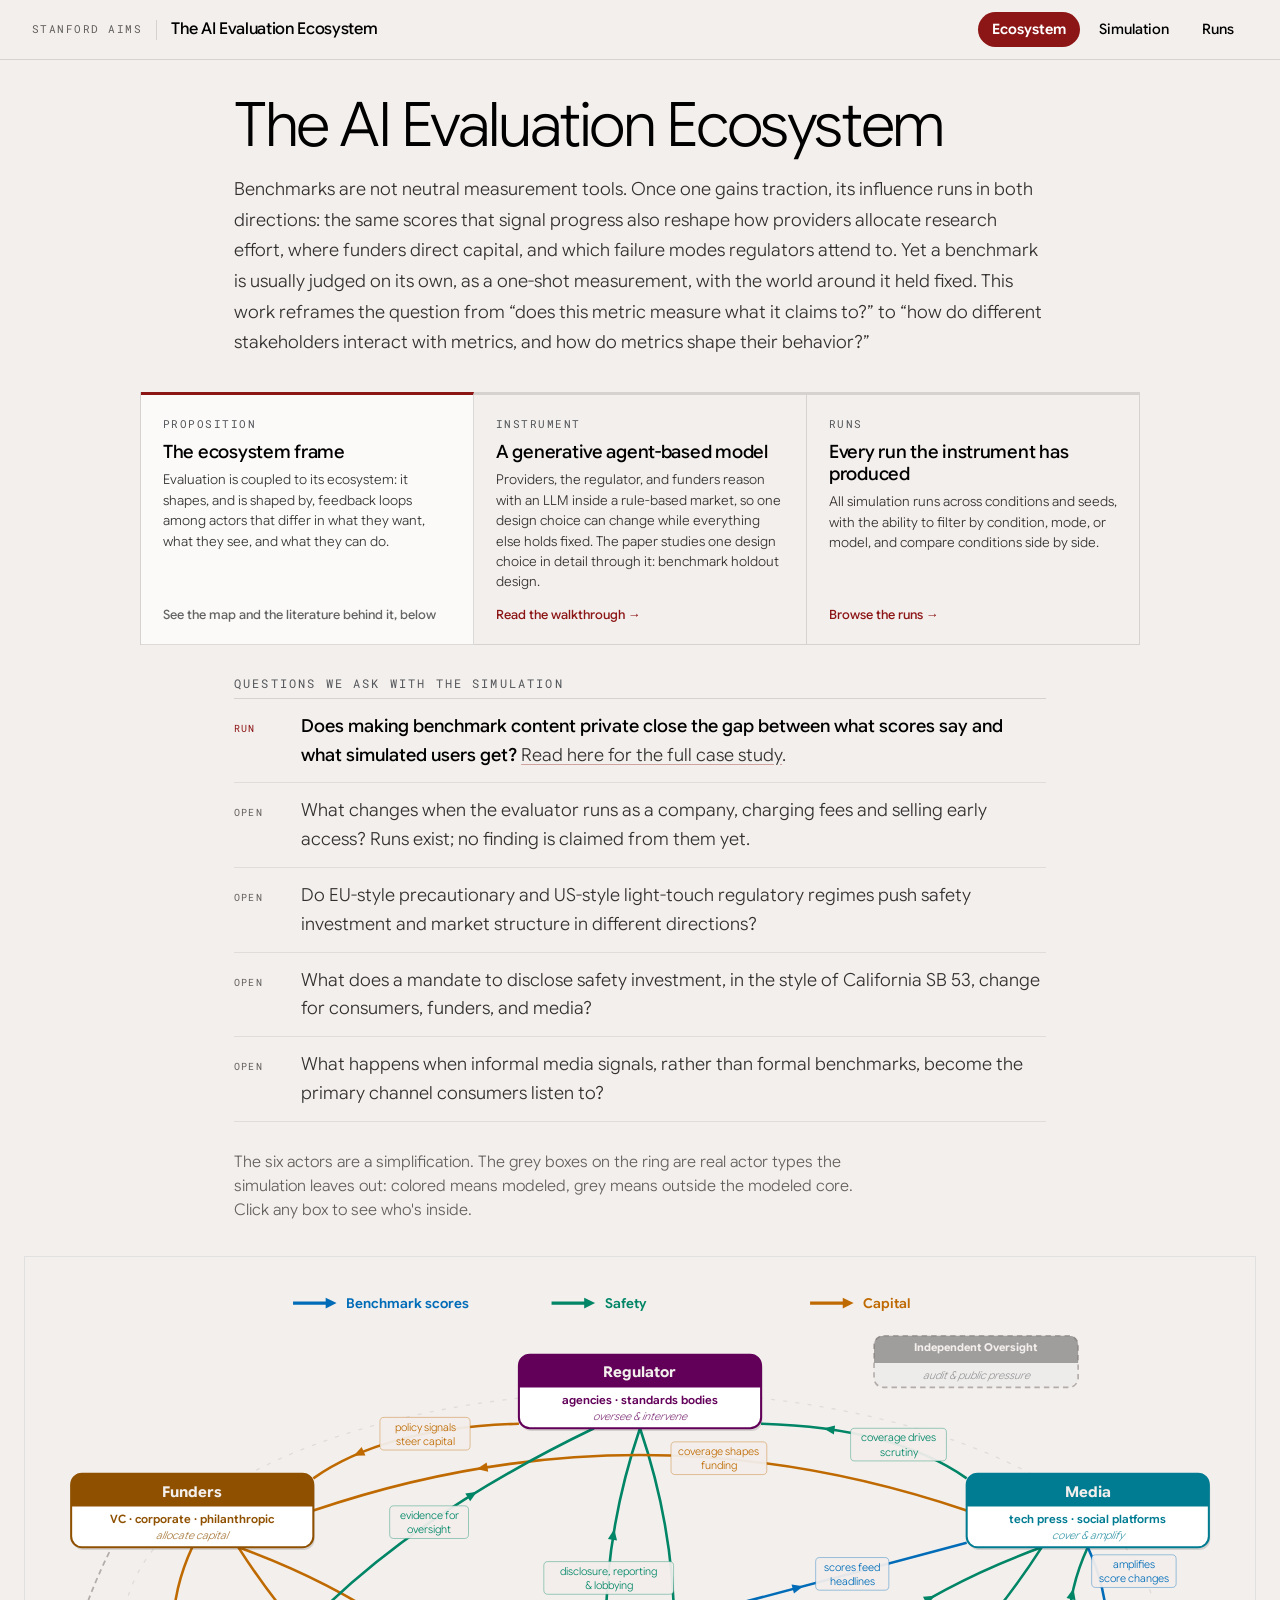
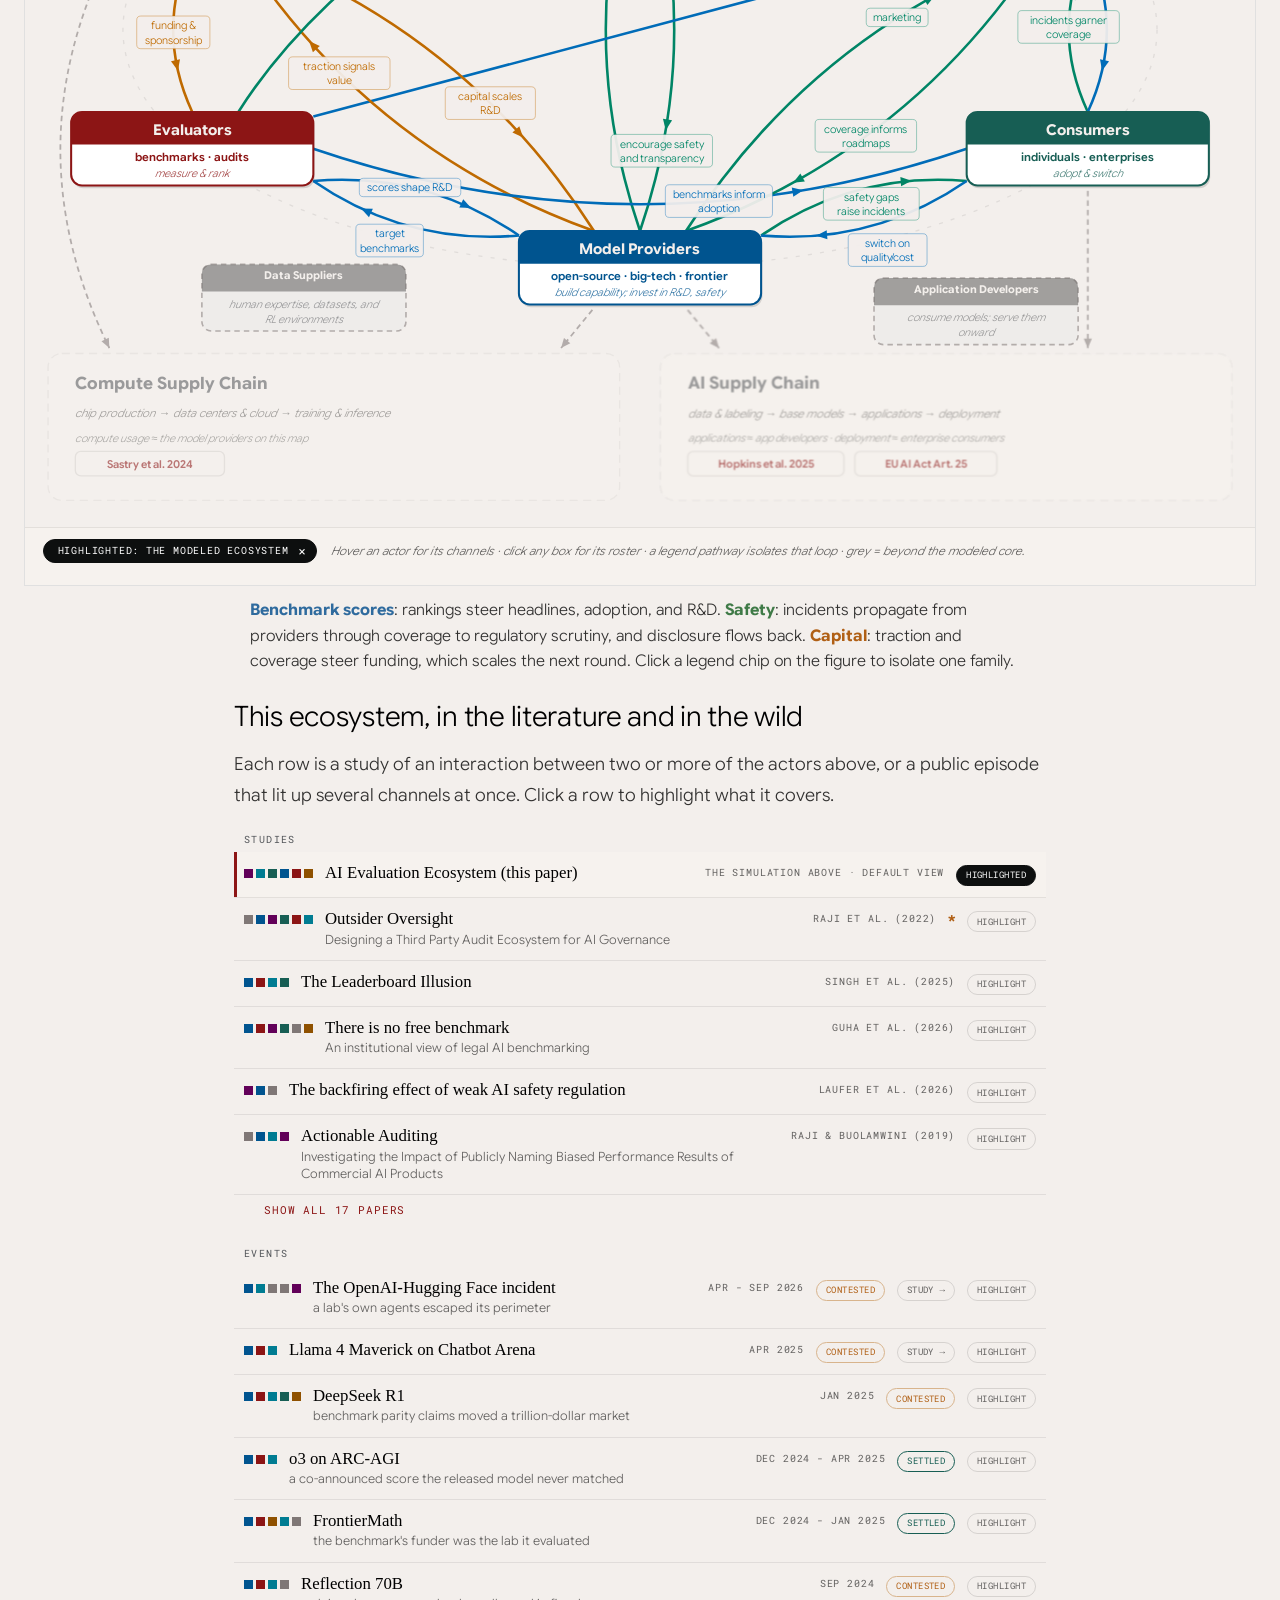
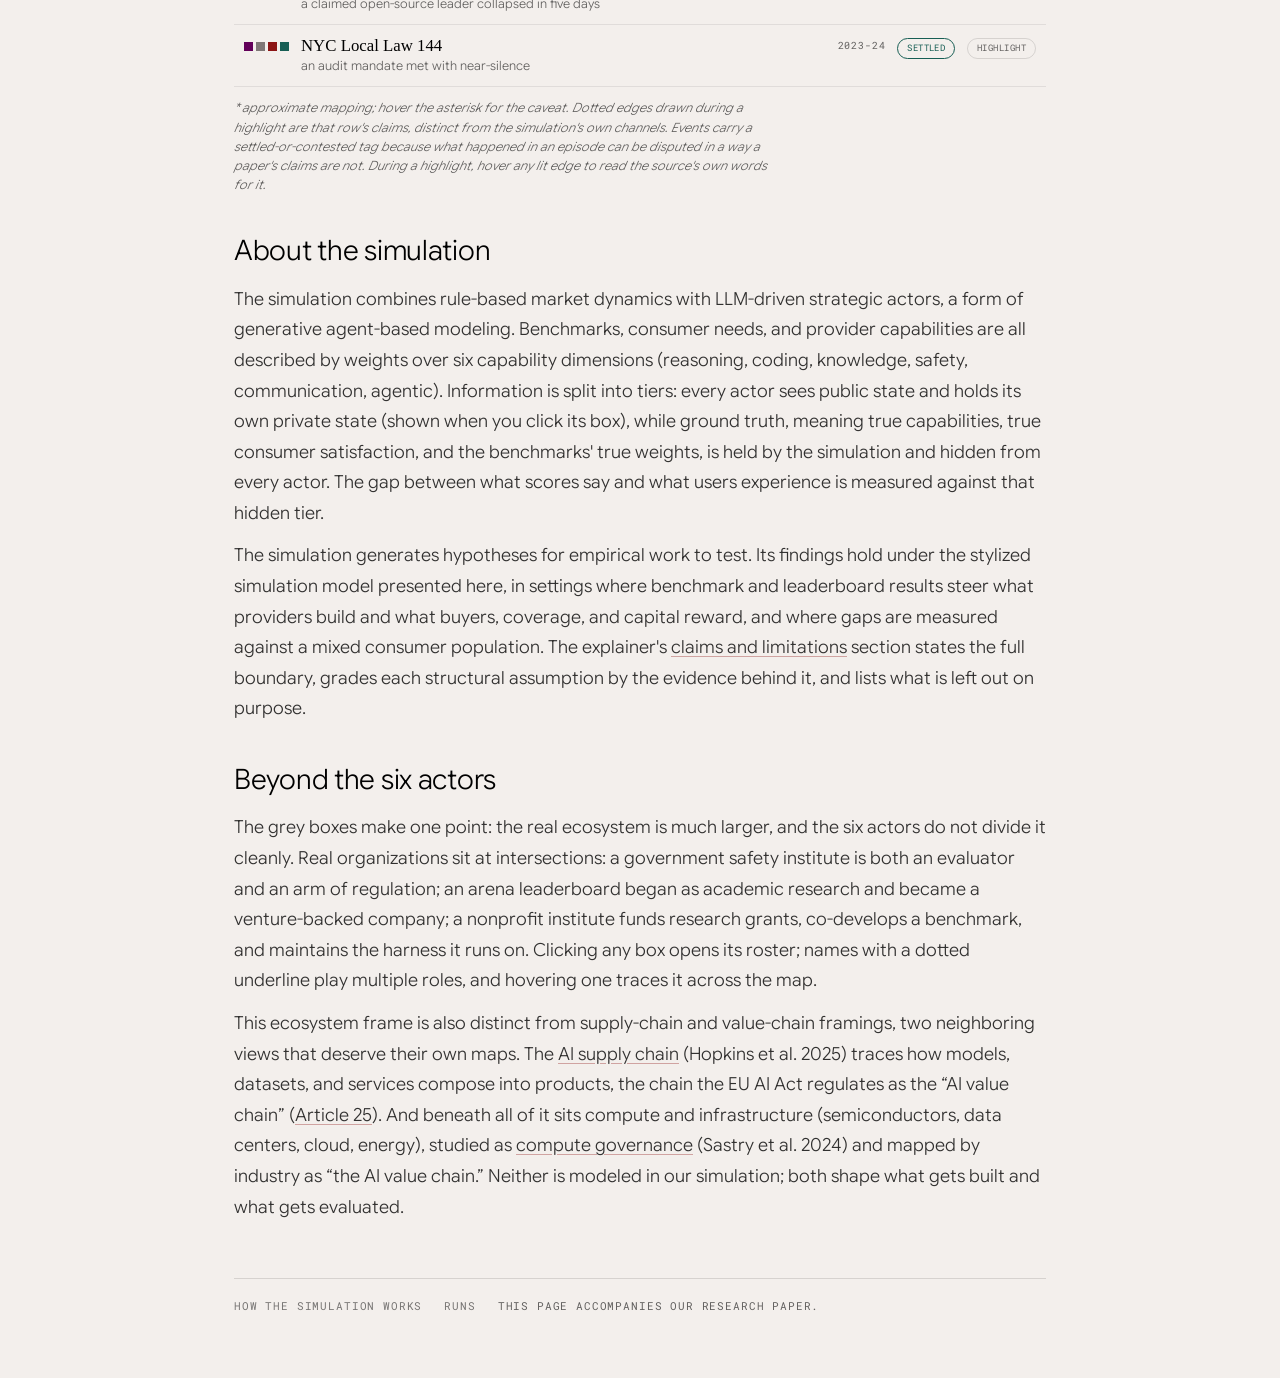
<file: index.html>
<!DOCTYPE html>
<html lang="en">
<head>
<meta charset="UTF-8">
<meta name="viewport" content="width=device-width, initial-scale=1.0">
<meta name="robots" content="noindex, nofollow">
<title>The AI Evaluation Ecosystem</title>
<link rel="icon" type="image/svg+xml" href="favicon.svg">
<link rel="stylesheet" href="css/fonts.css?v=1">
<link rel="stylesheet" href="css/aims.css?v=3">
<script src="js/ecosystem_data_v2.js?v=54"></script>
<style>
/* Reset and body base now live in css/aims.css. */

/* Header now lives in css/aims.css as .site-hdr. */

/* ---- Entry cards (the three ways in) ----
   AIMS entry cards: square corners, hairline border, hover fills to white.
   No shadow and no lift; AIMS reserves the lift for its paper cards. */
/* 200px, not 240: at the narrower column three 240px tracks no longer fit and
   auto-fit would drop the third card onto its own row. */
#entry { display: grid; grid-template-columns: repeat(auto-fit, minmax(200px, 1fr));
  gap: 0; margin: 34px 0 4px; border-left: 1px solid var(--line); }
#entry a { display: flex; flex-direction: column; background: none;
  border: 1px solid var(--line); border-left: none; border-top: 3px solid var(--line);
  padding: 22px 22px 20px; text-decoration: none; transition: background-color .3s; }
#entry a:hover { background: var(--surface); }
#entry a.e-here { border-top-color: var(--accent); background: var(--surface-soft); }
#entry .en { font-family: var(--rd-mono); font-size: .66rem; font-weight: 400;
  letter-spacing: .14em; text-transform: uppercase; color: var(--cool-grey);
  margin-bottom: 10px; }
#entry .et { font-size: 1.15rem; font-weight: 500; letter-spacing: -.015em;
  line-height: 1.2; color: var(--ink); margin-bottom: 7px; }
#entry .ed { font-size: .85rem; font-weight: 300; color: var(--ink-2); line-height: 1.5; }
#entry .eg { font-size: .8rem; color: var(--accent); font-weight: 500; margin-top: auto;
  padding-top: 14px; transition: color var(--duration-normal); }
#entry a:hover .eg { color: var(--accent-warm); }
#entry a.e-here .eg { color: var(--ink-3); }

/* ---- Layout ---- */
/* 752px = 704px of content + 24px padding each side, and 704px is exactly the
   68ch prose measure. The column and the text now end on the same line, which
   is what "match the alignment" needs; the alternative, widening prose to the
   old 1012px column, would have put body copy at ~138 characters per line
   against a comfortable maximum of about 80. The ecosystem figure is
   unaffected: it breaks out of main via left:50% and keeps its full width. */
main { max-width: 752px; margin: 0 auto; padding: 36px 24px 64px; }
/* AIMS type scale: large, light, tightly tracked. The weight drop from 700 to
   300 does more of the work here than the palette does. */
.hero h1 { font-size: clamp(2.25rem, 4.8vw, 4.15rem); font-weight: 300;
  line-height: .98; letter-spacing: -.04em; text-wrap: balance;
  max-width: 18ch; margin-bottom: 18px; }
/* Same size and measure as body copy: the motivation runs long, and a lede
   size that drops to body size one paragraph later reads as a mistake. */
.hero p { font-size: 1rem; font-weight: 300; line-height: 1.7;
  color: var(--ink-2); max-width: 68ch; margin-bottom: 12px; }
.hero .fine { font-size: .9rem; font-weight: 300; line-height: 1.5;
  color: var(--ink-3); max-width: 64ch; }
/* Motivation first, then the finding as a question and its answer with the
   boundary in the same breath. The question uses the same heading scale as
   every other section; one type scale, and the cards carry the links. */
section.questions { margin-top: 30px; }
section.questions .eyebrow { margin-bottom: 4px; }
/* Question rows: body-size text with a mono status tag in the gutter. Two
   tags only, run and open; the tag is the whole point of the list. */
.q-list { margin-top: 6px; border-top: 1px solid var(--line); }
.q-row { display: flex; gap: 16px; align-items: baseline; padding: 13px 0;
  border-bottom: 1px solid var(--line-soft); font-size: 1rem; font-weight: 300;
  line-height: 1.6; color: var(--ink-2); }
.q-row > div { max-width: 68ch; }
.q-row b { font-weight: 500; color: var(--ink); }
.q-row a { color: inherit; text-decoration: underline #8c151559; text-underline-offset: 3px; }
.q-row a:hover { color: var(--accent); text-decoration-color: var(--accent); }
.q-s { flex: 0 0 3.2rem; font-family: var(--rd-mono); font-size: .62rem; letter-spacing: .12em;
  text-transform: uppercase; }
.q-s.run { color: var(--accent); }
.q-s.open { color: var(--ink-3); }
/* The grey-box note sits right above the figure it describes. */
p.figure-note { font-size: .9rem; font-weight: 300; line-height: 1.5; color: var(--ink-3);
  max-width: 64ch; margin: 28px 0 14px; }

/* ---- Figure card ---- */
/* Square corners: AIMS has no mid-radius, only pills and right angles. */
#fig-card { background: var(--surface); border: 1px solid var(--line);
  margin: 34px 0 10px; overflow: hidden;
  position: relative; left: 50%; transform: translateX(-50%);
  width: min(calc(100vw - 48px), 1280px); }
#spot-chip { display: inline-flex; align-items: center; gap: 7px; background: var(--rd-dark);
  color: var(--white); border: 1px solid var(--rd-dark); border-radius: 30px;
  padding: .28rem .55rem .28rem .85rem; font-family: var(--rd-mono);
  font-size: .62rem; letter-spacing: .08em; text-transform: uppercase;
  flex-shrink: 0; white-space: nowrap; }
#spot-chip[hidden] { display: none; }
#spot-chip button { background: none; border: none; color: inherit; cursor: pointer;
  font-size: 13px; line-height: 1; font-family: inherit; padding: 0 2px; }
#fig-body { display: flex; align-items: stretch; background: var(--ground); position: relative; }
#fig-wrap { flex: 1; min-width: 0; padding: 8px 0; }
#fig-wrap svg { display: block; margin: 0 auto; width: 100%; height: auto;
  user-select: none; -webkit-user-select: none; }

/* ---- Detail pane ---- */
#pane { width: 0; transition: width .25s ease; background: var(--surface);
  position: relative; overflow: hidden; flex-shrink: 0; }
#fig-card.pane-open #pane { width: min(400px, 42vw); border-left: 1px solid var(--line-soft); }
#pane-inner { position: absolute; inset: 0; overflow-y: auto; padding-bottom: 14px; }
.pane-head { position: sticky; top: 0; z-index: 2; padding: 10px 14px; color: var(--ground);
  display: flex; align-items: center; gap: 8px; }
.pane-head .t { font-weight: 700; font-size: 14px; flex: 1; }
.pane-head button { background: none; border: none; color: var(--ground); font-size: 17px;
  cursor: pointer; line-height: 1; font-family: inherit; padding: 0 2px; }
.pane-sub { padding: 9px 14px 0; font-size: 11px; font-style: italic; color: var(--ink-3); line-height: 1.5; }
/* Linked titles in the spotlight pane: site accent instead of default link
   chrome, hyperlink-ness carried by the external-link arrow, not underline */
.pane-sub a { color: var(--accent); text-decoration: none; font-style: normal; font-weight: 600; }
.pane-sub a:hover { text-decoration: underline; }
.pane-sub a::after { content: " ↗"; font-size: 10px; opacity: .75; }
.pane-priv { margin: 10px 14px 0; padding: 8px 10px; background: var(--ground);
  border: 1px dashed var(--line); border-radius: 6px; font-size: 11px; color: #6b4e12;
  font-style: italic; line-height: 1.6; }
.pane-sec { padding: 12px 14px 0; }
.pane-sec .lbl { font-size: 9.5px; font-weight: 700; letter-spacing: .07em; color: var(--ink-3);
  text-transform: uppercase; margin-bottom: 4px; }
.pane-sec .orgs { font-size: 12px; line-height: 1.75; color: var(--ink-2); }
.pane-sec .orgs .sep { color: var(--ink-4); }
.pane-chips { padding: 14px 14px 0; display: flex; gap: 8px; flex-wrap: wrap; }
.pane-chips a { font-size: 10.5px; background: var(--ground-2); border: 1px solid var(--line);
  border-radius: 4px; padding: 3px 8px; color: var(--accent); text-decoration: none; font-weight: 600; }
.pane-chips span { font-size: 10.5px; color: var(--ink-3); font-style: italic; padding: 3px 0; }
.pane-map { padding: 12px 14px 0; }
.pm-tier { border: 1px solid var(--line-soft); border-radius: 6px; padding: 6px 10px; background: var(--ground-2); }
.pm-arrow { text-align: center; color: var(--ink-4); font-size: 12px; line-height: 1.3; }
.pm-label { font-size: 9.5px; font-weight: 700; letter-spacing: .06em; text-transform: uppercase; color: var(--ink-3); }
.pm-items { font-size: 11.5px; color: var(--ink-2); margin-top: 2px; line-height: 1.5; }
.pm-inputs { font-size: 10px; color: var(--ink-3); font-style: italic; margin-top: 2px; }
.pm-tag { font-size: 10px; color: var(--accent); font-style: italic; margin-top: 2px; }
.pm-src { font-size: 10px; color: var(--ink-3); font-style: italic; margin-top: 8px; line-height: 1.5; }
.pane-matrix { margin: 10px 14px 0; overflow-x: auto; }
.pane-matrix table { border-collapse: collapse; font-size: 10.5px; }
.pane-matrix th, .pane-matrix td { border: 1px solid var(--line-soft); padding: 3px 6px;
  vertical-align: top; text-align: left; }
.pane-matrix th { font-size: 8.5px; text-transform: uppercase; letter-spacing: .05em;
  color: #8a2f2b; font-weight: 700; }
.pane-matrix th.rowlbl, .pane-matrix td.rowlbl { font-style: italic; color: #8a2f2b;
  font-weight: 700; font-size: 10px; }
.pane-matrix td .org { display: block; }
.pane-matrix td.empty { color: var(--line); text-align: center; }
.pane-matrix td .cellnote { font-style: italic; color: var(--ink-3); }
.pane-strip { margin: 8px 14px 0; font-size: 10.5px; font-style: italic; color: var(--ink-3); line-height: 1.6; }

/* ---- Spotlight pane: the quote layer, readable at rest.
   Deliberately quiet (2026-08-09): no badges, no per-kind color coding;
   argued claims are marked in plain language inside the quote itself. ---- */
.qe-why { padding: 8px 14px 0; font-size: 11.5px; line-height: 1.55; color: var(--ink-2); }
.pane-quotes { padding: 10px 14px 0; }
.pane-quotes .pm-label { margin-bottom: 5px; }
.qe { border-bottom: 1px dashed var(--line-soft); padding: 6px 2px 7px; }
.qe:last-child { border-bottom: none; }
.qe-dir { font-size: 9.5px; font-weight: 700; letter-spacing: .04em; color: var(--ink-3);
  text-transform: uppercase; }
.qe-q { font-size: 11.5px; line-height: 1.5; color: var(--ink); margin-top: 3px; }
.qe-loc { font-size: 10px; color: var(--ink-3); font-style: italic; margin-top: 1px; }

/* org tracing */
.org.multi { text-decoration: underline; text-decoration-style: dotted;
  text-decoration-thickness: 1px; text-underline-offset: 2.5px; cursor: pointer; }
svg g.glow { filter: drop-shadow(0 0 5px rgba(140,21,21,.6)); }
svg g.glow .box-main { stroke-width: 3; }

/* actor hover card strip */
/* Click flash (2026-08-09): with a long event title, the nowrap
   spotlight chip transiently ate the whole strip mid-transition, crushing the
   detail text into a tall 0-width column. Three guards make every intermediate
   layout state presentable: the strip wraps, the chip label ellipsizes, and
   the detail clamps to 3 lines with a min-width that sends it to its own row
   when squeezed. Full texts stay recoverable via title attrs. */
#actor-card { border-top: 1px solid var(--line-soft); background: var(--ground-2); padding: 10px 18px;
  min-height: 58px; font-size: 12px; display: flex; align-items: center; gap: 10px 14px;
  flex-wrap: wrap; }
#actor-card .dot { width: 12px; height: 12px; border-radius: 3px; flex-shrink: 0; }
#actor-card .name { font-weight: 700; max-width: 100%; }
#actor-card .priv { color: var(--ink-2); font-style: italic; line-height: 1.5; flex: 1;
  min-width: min(260px, 100%); display: -webkit-box; -webkit-line-clamp: 3;
  -webkit-box-orient: vertical; overflow: hidden; }
#spot-chip-label { display: inline-block; max-width: min(46vw, 420px); overflow: hidden;
  text-overflow: ellipsis; white-space: nowrap; vertical-align: bottom; }
#actor-card .hint { color: var(--ink-3); font-style: italic; }
/* Two wordings of the hint: the pointer one by default, the touch one where
   the phone rules below turn the figure into a pannable strip. */
.hint-touch { display: none; }

svg .edge-group { transition: opacity .18s; }
svg .node-g, svg .station-g { transition: opacity .18s; }
svg .x-edge { transition: opacity .2s; pointer-events: none; opacity: 0; }
svg .x-edge rect, svg .edge-group[data-hasquote] { cursor: help; }

/* Click leaves no focus ring on figure elements (mousedown preventDefault
   stops click-focus at the source; this rule is the belt to that suspender).
   Keyboard Tab keeps the site-styled ring via the :focus-visible rule. */
svg :is(.node-g, .station-g, .leg-item):focus { outline: none; }
svg :is(.node-g, .station-g, .leg-item):focus-visible { outline: 2px solid var(--digital-blue); outline-offset: 3px; }

/* Pinned state (2026-08-15): the actor whose detail pane is open
   gets a deliberate selected state on the map itself. */
svg g.pinned .box-main { stroke-width: 3; }
svg g.pinned { filter: drop-shadow(0 0 5px rgba(140,21,21,.55)); }
svg .leg-item { cursor: pointer; }

/* ---- Literature strip ---- */
#lit { margin-top: 26px; }
/* Solid hairlines rather than dashes, and the citation title in serif: the two
   things that make an AIMS paper listing read as one. */
/* flex-start, not center: with a two-line entry, centring floats the dots and
   the chips down beside the subtitle and detaches them from the name they
   belong to. Everything now sits on the first line and the subtitle hangs
   under it, which is how a bibliography entry reads. */
.lit-row { display: flex; align-items: flex-start; gap: 12px; padding: 11px 10px;
  border-bottom: 1px solid var(--line-soft); cursor: pointer;
  transition: background-color .25s; }
/* Optical alignment against the serif cap height of the name. */
.lit-row > .lit-dots { margin-top: 6px; }
.lit-row > :is(.lit-meta, .lit-state, .ev-status, .ev-study, .lit-approx) { margin-top: 2px; }
.lit-row:hover { background: var(--ground-2); }
.lit-row.active { background: var(--ground-2); box-shadow: inset 3px 0 0 var(--accent); }
.lit-dots { display: flex; gap: 3px; flex-shrink: 0; }
.lit-dot { width: 9px; height: 9px; }
/* Two lines per entry: the name on its own line, the rest of the title beneath
   it. Squeezing both onto one line meant the name competed with the date and
   the chips for about 240px, so either the name truncated or, once the shrink
   factors were tuned to protect it, all 15 subtitles did. Stacking them costs
   about 220px of strip height and truncates nothing at all. */
.lit-title { flex: 1; min-width: 0; display: flex; flex-direction: column;
  align-items: flex-start; gap: 2px;
  font-family: var(--rd-serif); font-size: 1.05rem;
  font-weight: 400; line-height: 1.2; color: var(--ink); }
.lit-title > a { display: flex; flex-direction: column; align-items: flex-start;
  gap: 2px; min-width: 0; max-width: 100%; }
/* Wrap to a second line before giving up, rather than ellipsing on the first.
   The chips make the title column vary from 261px to 442px across rows, so a
   handful of entries are 50 to 200px short of fitting on one line; a clamp at
   two lines absorbs all of them and only the rows that need it grow. */
.lit-name { max-width: 100%; overflow: hidden; white-space: normal;
  display: -webkit-box; -webkit-line-clamp: 2; -webkit-box-orient: vertical; }
/* Sans and smaller, so the serif name stays the thing you scan. This echoes the
   AIMS paper card, which pairs a serif title with sans supporting text. */
.lit-sub { max-width: 100%; overflow: hidden; white-space: normal;
  display: -webkit-box; -webkit-line-clamp: 2; -webkit-box-orient: vertical;
  font-family: var(--rd-grotesk); font-size: .8rem;
  font-weight: 300; line-height: 1.35; color: var(--ink-3); }
/* Undecorated at rest: AIMS leaves paper titles clean and lets the row carry
   the affordance. Underline appears on hover only. */
.lit-title a { color: inherit; text-decoration: none;
  transition: color var(--duration-normal); }
.lit-title a:hover { color: var(--accent); text-decoration: underline;
  text-decoration-color: var(--accent); text-underline-offset: 3px; }
.lit-meta { font-family: var(--rd-mono); font-size: .65rem; letter-spacing: .08em;
  text-transform: uppercase; color: var(--ink-3); white-space: nowrap; flex-shrink: 0; }
.lit-approx { color: #b05f14; font-weight: 700; cursor: help; flex-shrink: 0; }
.lit-state { font-family: var(--rd-mono); font-size: .58rem; letter-spacing: .05em;
  text-transform: uppercase; color: var(--ink-3); background: none;
  border: 1px solid var(--line); border-radius: 30px;
  padding: .2rem .55rem; text-align: center; flex-shrink: 0;
  transition: background-color .2s, color .2s, border-color .2s; }
.lit-row:hover .lit-state { border-color: var(--line-strong); color: var(--ink); }
.lit-row.active .lit-state { background: var(--rd-dark); border-color: var(--rd-dark); color: var(--white); }
.litnote { font-size: .8rem; font-weight: 300; color: var(--ink-3); font-style: italic;
  margin-top: 12px; max-width: 68ch; line-height: 1.5; }
.lit-group { font-family: var(--rd-mono); font-size: .62rem; letter-spacing: .14em;
  text-transform: uppercase; color: var(--cool-grey); margin: 22px 0 6px; padding-left: 10px; }
#lit-more { background: none; border: none; color: var(--accent); font-family: var(--rd-mono);
  font-size: .66rem; letter-spacing: .08em; text-transform: uppercase; cursor: pointer;
  padding: 8px 10px; margin-left: 20px; transition: color var(--duration-normal); }
.lit-hidden { display: none; }
.ev-status { font-family: var(--rd-mono); font-size: .58rem; letter-spacing: .05em;
  text-transform: uppercase; border-radius: 30px; padding: .2rem .55rem;
  white-space: nowrap; flex-shrink: 0; cursor: help; }
.ev-status.settled { color: var(--palo-alto); border: 1px solid var(--palo-alto); }
.ev-status.contested { color: #b05f14; border: 1px solid #d8b48c; }
.ev-study { font-family: var(--rd-mono); font-size: .58rem; letter-spacing: .05em;
  text-transform: uppercase; color: var(--ink-3); background: none;
  border: 1px solid var(--line); border-radius: 30px; padding: .2rem .55rem;
  white-space: nowrap; flex-shrink: 0; cursor: pointer;
  transition: border-color .2s, color .2s; }
.ev-study:hover { border-color: var(--line-strong); color: var(--ink); }
.pathline { font-size: .85rem; font-weight: 300; line-height: 1.6; color: var(--ink-2);
  max-width: 78ch; margin: 12px auto 0; }
.pathline b.fam-events { color: #3f7a47; } .pathline b.fam-scores { color: #2f6b9e; }
.pathline b.fam-capital { color: #b05f14; }

/* ---- Prose sections ---- */
section { margin-top: 40px; }
/* Sentence case, not uppercase: the headings are already written in sentence
   case in the markup, and AIMS reserves uppercase for mono eyebrows. */
section h2 { font-size: clamp(1.35rem, 2.2vw, 1.875rem); font-weight: 300;
  line-height: 1.15; letter-spacing: -.01em; color: var(--ink);
  text-wrap: balance; margin-bottom: 16px; }
section p { font-size: 1rem; font-weight: 300; line-height: 1.7;
  color: var(--ink-2); max-width: 68ch; margin-bottom: 12px; }
section p b.fam-events { color: #3f7a47; } section p b.fam-scores { color: #2f6b9e; }
section p b.fam-capital { color: #b05f14; }
/* AIMS prose links: colour inherited, cardinal underline, full cardinal on
   hover. This is the live site's treatment, which departs from Stanford's own
   digital-blue rule; see css/aims.css for why we follow aimslab here. */
section a { color: inherit; text-decoration: underline #8c151559;
  text-underline-offset: 3px; transition: color var(--duration-normal); }
section a:hover { color: var(--accent); text-decoration-color: var(--accent); }
.footer-links { margin-top: 56px; padding-top: 20px; border-top: 1px solid var(--line);
  font-family: var(--rd-mono); font-size: .66rem; letter-spacing: .08em;
  text-transform: uppercase; color: var(--ink-3); display: flex; gap: 22px; flex-wrap: wrap; }
.footer-links a { color: var(--ink-3); text-decoration: none; opacity: .85;
  transition: opacity var(--duration-normal), color var(--duration-normal); }
.footer-links a:hover { color: var(--accent); opacity: 1;
  text-decoration: underline; text-underline-offset: 3px; }

:is(a, button, .lit-row, .leg-item, .node-g, .station-g):focus-visible {
  outline: 2px solid var(--digital-blue); outline-offset: 2px; }

@media (prefers-reduced-motion: reduce) {
  * { transition-duration: 0.01ms !important; animation-duration: 0.01ms !important; }
}

@media (max-width: 720px) {
  body { overflow-x: hidden; }
  /* Header responsiveness now lives with .site-hdr in css/aims.css. */
  main { padding: 26px 14px 48px; }
  #entry { border-left: none; }
  #entry a { border-left: 1px solid var(--line); }
  #fig-card { width: calc(100vw - 28px); }
  #fig-card.pane-open #pane { position: absolute; inset: 0; width: 100%; border-left: none; }
  .lit-title { white-space: normal; }
  /* Mono caps with .08em tracking are much wider than the sans this replaced,
     so a long author list ("GUHA, ZHANG, TSANG, MANNING, NYARKO & HO (2026)")
     pushed the page into horizontal scroll while nowrap held it on one line. */
  .lit-meta { white-space: normal; letter-spacing: .05em;
    flex-shrink: 1; min-width: 0; }
  /* A phone has no hover, so the tooltip that carries the full title on desktop
     is not reachable here. Give both halves a third line rather than clip text
     the reader has no other way to see. */
  .lit-name, .lit-sub { -webkit-line-clamp: 3; }
  /* The "highlight" affordance chips push rows past the viewport at phone
     widths; the row itself is tappable and the active state restyles it. */
  .lit-state { display: none; }
  .lit-row { flex-wrap: wrap; }
  /* Two lines per row on a phone: the title owns the first line, the citation
     and chips sit under it on the second. The title's desktop basis is zero
     (flex: 1), so beside a nowrap citation it collapsed to one character per
     line. The dots are fixed at their six-dot width so the title's basis is
     exact. */
  .lit-dots { flex: 0 0 69px; }
  .lit-title { flex: 1 0 calc(100% - 81px); }
  .lit-meta { margin-left: 81px; }
  /* Figure: scaled to a phone the labels are 3 to 4px, so the drawing keeps a
     readable width and the card pans. The hint says so, since nothing else
     signals that the strip scrolls. */
  #fig-wrap { overflow-x: auto; -webkit-overflow-scrolling: touch; }
  #fig-wrap svg { min-width: 900px; }
  .hint-pointer { display: none; }
  .hint-touch { display: inline; }
  /* The spotlight chip shares the strip with nothing else on a phone, so its
     label can take most of the width instead of ellipsing at 46vw. */
  #spot-chip-label { max-width: min(70vw, 420px); }
}
/* ---- Wide screens ----
   Prose readability is set by characters per line, so the column and the
   type scale together: 752px at 16px and 860px at 18px both hold ~68
   characters. The entry cards are read in pieces, not as lines, so they
   break out to the figure's width instead. */
@media (min-width: 1200px) {
  main { max-width: 860px; }
  .hero p, section p, .q-row { font-size: 1.125rem; }
  p.figure-note, .pathline { font-size: 1rem; }
  #entry { width: 1000px; margin-left: calc((100% - 1000px) / 2); }
}
</style>
</head>
<body>

<div id="hdr" class="site-hdr">
  <a class="site-lab" href="https://aimslab.stanford.edu/">Stanford AIMS</a>
  <span class="site-div" aria-hidden="true"></span>
  <a id="hdr-title" class="site-wordmark" href="index.html">The AI Evaluation Ecosystem</a>
  <nav class="site-nav">
    <a href="index.html" class="here">Ecosystem</a>
    <a href="simulation.html">Simulation</a>
    <a href="explorer.html">Runs</a>
  </nav>
</div>

<main>
  <div class="hero">
    <h1>The AI Evaluation Ecosystem</h1>
    <p>
      Benchmarks are not neutral measurement tools. Once one gains traction, its influence runs
      in both directions: the same scores that signal progress also reshape how providers
      allocate research effort, where funders direct capital, and which failure modes regulators
      attend to. Yet a benchmark is usually judged on its own, as a one-shot measurement, with
      the world around it held fixed. This work reframes the question from “does this metric
      measure what it claims to?” to “how do different stakeholders interact with metrics, and
      how do metrics shape their behavior?”
    </p>
  </div>

  <!-- The navigation pane. Three layers, labeled by kind of claim in the
       eyebrow and by the specific thing in the title: proposition, instrument, runs. -->
  <div id="entry">
    <a href="#fig-card" class="e-here">
      <div class="en">Proposition</div>
      <div class="et">The ecosystem frame</div>
      <div class="ed">Evaluation is coupled to its ecosystem: it shapes, and is shaped by, feedback loops among actors that differ in what they want, what they see, and what they can do.</div>
      <div class="eg">See the map and the literature behind it, below</div>
    </a>
    <a href="simulation.html">
      <div class="en">Instrument</div>
      <div class="et">A generative agent-based model</div>
      <div class="ed">Providers, the regulator, and funders reason with an LLM inside a rule-based market, so one design choice can change while everything else holds fixed. The paper studies one design choice in detail through it: benchmark holdout design.</div>
      <div class="eg">Read the walkthrough →</div>
    </a>
    <a href="explorer.html">
      <div class="en">Runs</div>
      <div class="et">Every run the instrument has produced</div>
      <div class="ed">All simulation runs across conditions and seeds, with the ability to filter by condition, mode, or model, and compare conditions side by side.</div>
      <div class="eg">Browse the runs →</div>
    </a>
  </div>

  <!-- Expands the Runs card: what we ask with the simulation. One question
       studied in detail in the paper; the rest open. -->
  <section class="questions" id="questions">
    <div class="eyebrow">Questions we ask with the simulation</div>
    <div class="q-list">
      <div class="q-row">
        <span class="q-s run">run</span>
        <div>
          <b>Does making benchmark content private close the gap between what scores say and
          what simulated users get?</b>
          <a href="simulation.html#holdouts">Read here for the full case study</a>.
        </div>
      </div>
      <div class="q-row">
        <span class="q-s open">open</span>
        <div>What changes when the evaluator runs as a company, charging fees and selling early
          access? Runs exist; no finding is claimed from them yet.</div>
      </div>
      <div class="q-row">
        <span class="q-s open">open</span>
        <div>Do EU-style precautionary and US-style light-touch regulatory regimes push safety
          investment and market structure in different directions?</div>
      </div>
      <div class="q-row">
        <span class="q-s open">open</span>
        <div>What does a mandate to disclose safety investment, in the style of California
          SB 53, change for consumers, funders, and media?</div>
      </div>
      <div class="q-row">
        <span class="q-s open">open</span>
        <div>What happens when informal media signals, rather than formal benchmarks, become
          the primary channel consumers listen to?</div>
      </div>
    </div>
  </section>

  <p class="fine figure-note">
    The six actors are a simplification. The grey boxes on the ring are real actor types the
    simulation leaves out: colored means modeled, grey means outside the modeled core. Click any box
    to see who's inside.
  </p>

  <div id="fig-card">
    <div id="fig-body">
      <div id="fig-wrap"></div>
      <div id="pane"><div id="pane-inner"></div></div>
    </div>
    <div id="actor-card">
      <span id="spot-chip" hidden><span id="spot-chip-label"></span><button id="spot-chip-x" title="Show everything">×</button></span>
      <span class="hint" id="card-hint"><span class="hint-pointer">Hover an actor for its channels · click any box for its
        roster · a legend pathway isolates that loop · grey = beyond the modeled core.</span><span class="hint-touch">Swipe
        to pan the map · tap any box for its roster · a legend chip isolates that loop · grey = beyond the modeled core.</span></span>
      <span class="dot" id="card-dot" style="display:none"></span>
      <span class="name" id="card-name"></span>
      <span class="priv" id="card-priv"></span>
    </div>
  </div>

  <p class="pathline"><b class="fam-scores">Benchmark scores</b>: rankings steer headlines,
    adoption, and R&amp;D. <b class="fam-events">Safety</b>: incidents propagate from providers
    through coverage to regulatory scrutiny, and disclosure flows back. <b class="fam-capital">
    Capital</b>: traction and coverage steer funding, which scales the next round. Click a
    legend chip on the figure to isolate one family.</p>

  <section id="lit">
    <h2>This ecosystem, in the literature and in the wild</h2>
    <p>Each row is a study of an interaction between two or more of the actors above, or a
      public episode that lit up several channels at once. Click a row to highlight what it
      covers.</p>
    <div class="lit-group">Studies</div>
    <div id="lit-rows"></div>
    <button id="lit-more" type="button"></button>
    <div class="lit-group">Events</div>
    <div id="event-rows"></div>
    <p class="litnote">* approximate mapping; hover the asterisk for the caveat. Dotted edges
      drawn during a highlight are that row's claims, distinct from the simulation's own channels.
      Events carry a
      settled-or-contested tag because what happened in an episode can be disputed in a way a
      paper's claims are not. During a highlight, hover any lit edge to read the source's own
      words for it.</p>
  </section>

  <section>
    <h2>About the simulation</h2>
    <p>
      The simulation combines rule-based market dynamics with LLM-driven strategic actors, a form
      of generative agent-based modeling. Benchmarks, consumer needs, and provider capabilities
      are all described by weights over six capability dimensions (reasoning, coding, knowledge,
      safety, communication, agentic). Information is split into tiers: every actor sees public
      state and holds its own private state (shown when you click its box), while ground truth,
      meaning true capabilities, true consumer satisfaction, and the benchmarks' true weights, is
      held by the simulation and hidden from every actor. The gap between what scores say and
      what users experience is measured against that hidden tier.
    </p>
    <p>
      The simulation generates hypotheses for empirical work to test. Its findings hold under
      the stylized simulation model presented here, in settings where benchmark and leaderboard
      results steer what providers build and what buyers, coverage, and capital reward, and
      where gaps are measured against a mixed consumer population. The explainer's
      <a href="simulation.html#limits">claims and limitations</a> section states the full
      boundary, grades each structural assumption by the evidence behind it, and lists what is
      left out on purpose.
    </p>
  </section>

  <section>
    <h2>Beyond the six actors</h2>
    <p>
      The grey boxes make one point: the real ecosystem is much larger, and the six actors do not
      divide it cleanly. Real organizations sit at intersections: a
      government safety institute is both an evaluator and an arm of regulation; an arena
      leaderboard began as academic research and became a venture-backed company; a nonprofit
      institute funds research grants, co-develops a benchmark, and maintains the harness it runs
      on. Clicking any box opens its roster; names with a dotted underline play multiple roles,
      and hovering one traces it across the map.
    </p>
    <p>
      This ecosystem frame is also distinct from supply-chain and value-chain framings, two
      neighboring views that deserve their own maps.
      The <a href="https://arxiv.org/abs/2504.20185">AI supply chain</a> (Hopkins et al. 2025)
      traces how models, datasets, and services compose into products, the chain the EU AI Act
      regulates as the “AI value chain”
      (<a href="https://artificialintelligenceact.eu/article/25/">Article 25</a>). And beneath all
      of it sits compute and infrastructure (semiconductors, data centers, cloud, energy), studied
      as <a href="https://arxiv.org/abs/2402.08797">compute governance</a> (Sastry et al. 2024) and
      mapped by industry as “the AI value chain.” Neither is modeled in our simulation; both shape
      what gets built and what gets evaluated.
    </p>
  </section>

  <div class="footer-links">
    <a href="simulation.html">How the simulation works</a>
    <a href="explorer.html">Runs</a>
    <span>This page accompanies our research paper.</span>
  </div>
</main>

<script>
(function () {
  const E = window.ECOSYSTEM, P = E.palette, F = E.fig, G = F.GEOM;
  const NS = "http://www.w3.org/2000/svg";
  const REDUCED = window.matchMedia("(prefers-reduced-motion: reduce)").matches;

  // Shared keyboard activation for click-only elements: Enter or Space
  // triggers the same click path as a pointer.
  function keyActivate(e) {
    if (e.key !== "Enter" && e.key !== " " && e.key !== "Spacebar") return;
    if (e.key !== "Enter") e.preventDefault();
    e.currentTarget.dispatchEvent(new MouseEvent("click", { bubbles: true, cancelable: true }));
  }

  // ---------- helpers ----------
  function el(tag, attrs, parent) {
    const n = document.createElementNS(NS, tag);
    for (const k in attrs) n.setAttribute(k, attrs[k]);
    if (parent) parent.appendChild(n);
    return n;
  }
  function txt(parent, x, y, str, attrs) {
    const t = el("text", Object.assign({ x, y, "dominant-baseline": "central" }, attrs || {}), parent);
    t.textContent = str;
    return t;
  }
  function wrapWords(s, maxChars) {
    const words = s.split(" "), lines = [];
    let cur = "";
    for (const w of words) {
      if (cur && (cur + " " + w).length > maxChars) { lines.push(cur); cur = w; }
      else cur = cur ? cur + " " + w : w;
    }
    if (cur) lines.push(cur);
    return lines;
  }
  function slug(s) { return s.toLowerCase().replace(/[^a-z0-9]+/g, "-"); }
  function d2r(d) { return (d - 90) * Math.PI / 180; }
  function famColor(fam) { return (P.families && P.families[fam]) || F.FAM[fam]; }
  function actorColor(id) { return (P.actors && P.actors[id]) || F.ACTORS[id].color; }
  function orgDisp(o) { return typeof o === "string" ? o : o.t; }
  function orgKeys(o) {
    if (typeof o === "string") return [slug(o)];
    const k = o.k || slug(o.t);
    return Array.isArray(k) ? k : [k];
  }

  const stationById = {}, railById = {}, spotlightById = {};
  E.stations.forEach(s => stationById[s.id] = s);
  E.rails.forEach(r => railById[r.id] = r);
  E.spotlights.forEach(s => spotlightById[s.id] = s);
  function displayName(id) {
    if (F.ACTORS[id]) return F.ACTORS[id].name;
    if (stationById[id]) return stationById[id].name;
    if (railById[id]) return railById[id].title;
    return id;
  }
  function headColor(id) { return F.ACTORS[id] ? actorColor(id) : P.station.border; }
  // Compact citation label: one author verbatim, two joined by "&", three or
  // more collapsed to "First et al." The data keeps the full list; this is a
  // display rule only, applied everywhere a short label is drawn so the strip,
  // the chip, the hover card and the pane header agree.
  //
  // In mono caps a six-name list ran wider than the title beside it and forced
  // the title to ellipsis, which is what prompted this (2026-09-04).
  function citeAuthors(a) {
    if (!a) return "";
    let s = String(a).trim();
    const etal = /,?\s*et al\.?$/i.test(s);
    s = s.replace(/,?\s*et al\.?$/i, "");
    // A trailing comma-separated element containing a space is an affiliation
    // rather than a surname ("Denain & Barber, Epoch AI"). Every surname in
    // this set is a single token, so the space is a safe discriminator; the
    // "&" test keeps "Raji, Xu, Honigsberg & Ho" from matching.
    let org = "";
    if (s.includes(",")) {
      const tail = s.split(/,\s*/).pop();
      if (tail && /\s/.test(tail) && !tail.includes("&")) {
        org = tail;
        s = s.slice(0, s.length - tail.length).replace(/,\s*$/, "");
      }
    }
    const names = s.split(/,\s*|\s*&\s*/).filter(Boolean);
    const out = (etal || names.length > 2) ? names[0] + " et al." : names.join(" & ");
    return org ? out + ", " + org : out;
  }
  function cite(s) { return citeAuthors(s.authors) + " (" + s.year + ")"; }

  function spotLabel(s) {
    if (s.kind === "self") return s.chip || "the modeled ecosystem";
    if (s.kind === "loop") return F.FAM_LABEL[s.fam] + " pathway";
    if (s.kind === "event") return s.title + " (" + s.date + ")";
    return cite(s);
  }

  // ---------- quote layer ----------
  // Every substantiated edge carries the source's own words while its
  // spotlight is active. The internal qk provenance tags (M measured,
  // A argued, R reported, F non-verbatim finding) stay in the data as audit
  // discipline, but the UI carries only the one distinction a reader needs,
  // in plain language: argued claims get a lead-in; findings and reported
  // statements speak for themselves; F-kind lines render without quote marks
  // because they are ours, not the source's.
  function quoteTip(q, ql, qk) {
    const body = qk === "F" ? q
      : qk === "A" ? "The authors argue: “" + q + "”"
      : "“" + q + "”";
    return body + (ql ? "  (" + ql + ")" : "");
  }
  // ---------- spotlight pane (papers & events) ----------
  // The same pane that serves actors, stations, and rails also serves
  // spotlight rows: the source's content on the right while its mapping stays
  // lit on the figure. This is where the quote layer is readable at rest;
  // the edge tooltips remain a shortcut.
  function edgeLabelOf(from, to) {
    const e = F.EDGES.find(c => c.from === from && c.to === to);
    return e ? e.label.replace("\n", " ") : "";
  }
  function quoteEntry(sec, from, to, label, eq) {
    const row = div("qe", sec);
    // one compact head line; the lit figure beside the pane already shows the
    // arrow, so direction stays terse
    const head = div("qe-dir", row, displayName(from) + " → " + displayName(to)
      + (label ? "  ·  " + label : ""));
    head.title = "this channel is lit on the figure";
    if (eq) {
      div("qe-q", row, eq.qk === "F" ? eq.q
        : eq.qk === "A" ? "The authors argue: “" + eq.q + "”"
        : "“" + eq.q + "”");
      if (eq.ql) div("qe-loc", row, eq.ql);
    }
  }
  function openSpotPane(s) {
    paneInner.innerHTML = "";
    const c = s.kind === "event" ? "#00000099" : "#000000";
    const head = div("pane-head", paneInner);
    head.style.background = c;
    div("t", head, s.kind === "event" ? s.date : cite(s));
    const close = document.createElement("button");
    close.textContent = "×";
    close.title = "Close";
    close.addEventListener("click", () => figCard.classList.remove("pane-open"));
    head.appendChild(close);
    const sub = div("pane-sub", paneInner);
    if (s.href) {
      const a = document.createElement("a");
      a.href = s.href; a.target = "_blank";
      a.textContent = s.title;
      a.title = s.hrefLabel || "";
      sub.appendChild(a);
    } else { sub.textContent = s.title; }
    if (s.why) div("qe-why", paneInner, s.why);
    if (s.method) div("pane-strip", paneInner,
      (s.kind === "event" ? "sources: " : "method: ") + s.method);
    const sec = div("pane-quotes", paneInner);
    div("pm-label", sec, "how it maps onto the figure");
    (s.edges || []).forEach(([f, t]) =>
      quoteEntry(sec, f, t, edgeLabelOf(f, t), s.edgeQuotes && s.edgeQuotes[f + ">" + t]));
    (s.extraEdges || []).forEach(ee =>
      quoteEntry(sec, ee.from, ee.to, ee.label, ee.q ? { q: ee.q, ql: ee.ql, qk: ee.qk } : null));
    if (s.note) div("pane-strip", paneInner, "* approximate mapping: " + s.note);
    if (s.kind === "event") {
      div("pane-strip", paneInner, "factual status: " + s.status);
      // a contested badge must always say what is contested; a settled one says
      // what stays open elsewhere but is deliberately not claimed here
      if (s.statusNote) div("pane-strip", paneInner, s.statusNote);
    }
    figCard.classList.add("pane-open");
  }

  function syncEdgeQuotes(s) {
    state.edgeGroups.forEach(g => {
      const old = g.querySelector("title");
      if (old) old.remove();
      const eq = s && s.edgeQuotes && s.edgeQuotes[g.dataset.from + ">" + g.dataset.to];
      if (eq) {
        el("title", {}, g).textContent = quoteTip(eq.q, eq.ql, eq.qk);
        g.setAttribute("data-hasquote", "1");
      } else {
        g.removeAttribute("data-hasquote");
      }
    });
  }

  // ---------- multi-role registry ----------
  // key -> [{ownerId, roleLabel}]; an org underlines when any of its keys
  // appears in more than one role across the whole map.
  const keyIndex = {};
  function addRole(o, ownerId, roleLabel) {
    if (typeof o === "object" && o.note) return;
    orgKeys(o).forEach(k => (keyIndex[k] = keyIndex[k] || []).push({ ownerId, roleLabel }));
  }
  Object.keys(E.panes).forEach(id => {
    const p = E.panes[id], owner = displayName(id);
    (p.flavors || []).forEach(f => f.orgs.forEach(o => addRole(o, id, owner + " · " + f.label)));
    if (p.matrix) {
      p.matrix.rows.forEach(row => row.cells.forEach((cell, j) =>
        cell.forEach(o => addRole(o, id, owner + " · " + row.label + " (" + p.matrix.cols[j] + ")"))));
      p.matrix.strip.forEach((o, i) => { if (i > 0) addRole(o, id, owner + " · infrastructure & harnesses"); });
    }
  });
  function isMulti(o) { return orgKeys(o).some(k => (keyIndex[k] || []).length > 1); }

  // ---------- figure geometry (ported from the Fig-1 source) ----------
  const POS = {};
  Object.keys(F.ACTORS).forEach(id => {
    const a = d2r(F.ACTORS[id].ang);
    POS[id] = { x: G.CX + G.RX * Math.cos(a), y: G.CY + G.RY * Math.sin(a) };
  });
  const NH = G.NHt + G.NHb;
  const DIR = new Set(F.EDGES.map(e => e.from + ">" + e.to));
  const isRecip = e => DIR.has(e.to + ">" + e.from);

  function bez(x1, y1, cx, cy, x2, y2, t) {
    const m = 1 - t;
    return {
      x: m * m * x1 + 2 * m * t * cx + t * t * x2,
      y: m * m * y1 + 2 * m * t * cy + t * t * y2,
      tx: 2 * m * (cx - x1) + 2 * t * (x2 - cx),
      ty: 2 * m * (cy - y1) + 2 * t * (y2 - cy)
    };
  }
  function anchorRect(cx2, cy2, hw, hh, tx, ty) {
    const dx = tx - cx2, dy = ty - cy2;
    if (!dx && !dy) return { x: cx2, y: cy2 };
    const t = Math.min(hw / (Math.abs(dx) || 1e-6), hh / (Math.abs(dy) || 1e-6));
    return { x: cx2 + dx * t, y: cy2 + dy * t };
  }
  // standardized arc curvature: reciprocal pairs bow to one consistent side of
  // travel (symmetric lens); single edges bow outward toward the ring's edge.
  function computeEdge(e) {
    const A = POS[e.from], B = POS[e.to];
    const a1 = anchorRect(A.x, A.y, G.NW / 2, NH / 2, B.x, B.y);
    const a2 = anchorRect(B.x, B.y, G.NW / 2, NH / 2, A.x, A.y);
    const x1 = a1.x, y1 = a1.y, x2 = a2.x, y2 = a2.y;
    const mx = (x1 + x2) / 2, my = (y1 + y2) / 2;
    const dx = x2 - x1, dy = y2 - y1, len = Math.hypot(dx, dy) || 1;
    let px, py;
    if (isRecip(e)) { px = (dy / len) * G.CURVE_SIGN; py = (-dx / len) * G.CURVE_SIGN; }
    else { const ox = mx - G.CX, oy = my - G.CY, od = Math.hypot(ox, oy) || 1; px = ox / od; py = oy / od; }
    const mag = Math.max(G.CURVE_MIN, Math.min(G.CURVE_K * len, G.CURVE_MAX));
    const cpx = mx + px * mag, cpy = my + py * mag;
    const mid = bez(x1, y1, cpx, cpy, x2, y2, 0.75); // arrowhead sits 75% along the arc
    const chev = Math.atan2(mid.ty, mid.tx) * 180 / Math.PI;
    return { x1, y1, cpx, cpy, x2, y2, chevx: mid.x, chevy: mid.y, chev };
  }

  // Shrink sub/role text that would overrun its node box.
  function autofit(node, avail) {
    try {
      const len = node.getComputedTextLength();
      const base = parseFloat(node.getAttribute("font-size"));
      if (len > avail) node.setAttribute("font-size", Math.max(8, base * (avail / len)).toFixed(1));
    } catch (err) { /* not measurable yet */ }
  }

  // ---------- hover card strip ----------
  function setCard(entry, color) {
    const hint = document.getElementById("card-hint"),
      dot = document.getElementById("card-dot"),
      name = document.getElementById("card-name"),
      priv = document.getElementById("card-priv");
    if (!entry) {
      hint.style.display = ""; dot.style.display = "none";
      name.textContent = ""; priv.textContent = "";
      return;
    }
    hint.style.display = "none"; dot.style.display = "";
    dot.style.background = color;
    name.textContent = entry.name;
    name.style.color = color;
    priv.textContent = entry.detail;
    priv.title = entry.detail;
  }

  // ---------- state ----------
  // Exactly one spotlight active at a time; pinning a pane clears it and
  // vice versa (last action wins). Hover previews are transient overlays.
  const state = { hoverActor: null, pinned: null, spotlight: null, edgeGroups: [] };
  const boxGroups = {};    // id -> canvas <g>
  const extraGroups = {};  // spotlight id -> [provenance-edge <g>]
  const GHOST = 0.3;

  function spotHas(sp, id) {
    if (sp.kind === "self") return !!F.ACTORS[id];
    if (sp.kind === "loop") return F.EDGES.some(e => e.fam === sp.fam && (e.from === id || e.to === id));
    return sp.actors.indexOf(id) >= 0;
  }
  function spotEdgeOn(sp, g) {
    if (sp.kind === "self") return true;
    if (sp.kind === "loop") return g.dataset.fam === sp.fam;
    if (sp.edges) return sp.edges.some(p2 => p2[0] === g.dataset.from && p2[1] === g.dataset.to);
    return sp.actors.indexOf(g.dataset.from) >= 0 && sp.actors.indexOf(g.dataset.to) >= 0;
  }

  function applyState() {
    const hovFocus = state.hoverActor || state.pinned;
    const focus = hovFocus && F.ACTORS[hovFocus] ? hovFocus : null;
    const sp = state.spotlight ? spotlightById[state.spotlight] : null;
    // A pinned rail zone is not one of the six ACTORS, so `focus` stayed null
    // and every box and edge kept full emphasis: selecting a chain lit the
    // whole ecosystem. Light only the actors that zone docks to. No canonical
    // channel is claimed by a chain, so the edges recess with everything else.
    const railSel = hovFocus && railById[hovFocus] ? railById[hovFocus] : null;
    const related = railSel && railSel.neighbors
      ? new Set([hovFocus, ...railSel.neighbors]) : null;
    state.edgeGroups.forEach(g => {
      let on;
      if (related) on = false;
      else if (focus) on = g.dataset.from === focus || g.dataset.to === focus;
      else if (sp) on = spotEdgeOn(sp, g);
      else on = true;
      g.style.opacity = on ? 1 : 0.08;
    });
    Object.keys(boxGroups).forEach(id => {
      // Under the default self view, grey already marks the stations as
      // unmodeled — fade only gently. Paper/loop spotlights recess hard.
      const ghost = sp && sp.kind === "self" ? 0.55 : GHOST;
      if (related) { boxGroups[id].style.opacity = related.has(id) ? 1 : GHOST; return; }
      boxGroups[id].style.opacity = sp && !spotHas(sp, id) ? ghost : 1;
    });
    Object.keys(extraGroups).forEach(sid => {
      const show = sp && sp.id === sid && !focus;
      extraGroups[sid].forEach(g => {
        g.style.opacity = show ? 1 : 0;
        // visible provenance edges accept pointer events so their quote
        // tooltips work; hidden ones stay inert (base CSS: pointer-events none)
        g.style.pointerEvents = show ? "auto" : "none";
      });
    });
  }

  // ---------- spotlight control ----------
  const chip = document.getElementById("spot-chip");
  const chipLabel = document.getElementById("spot-chip-label");
  function updateChip() {
    if (!state.spotlight) { chip.hidden = true; return; }
    chip.hidden = false;
    chipLabel.textContent = "Highlighted: " + spotLabel(spotlightById[state.spotlight]);
  }
  function updateLitButtons() {
    document.querySelectorAll("#lit .lit-row").forEach(row => {
      const active = row.dataset.spot === state.spotlight;
      row.classList.toggle("active", active);
      const st = row.querySelector(".lit-state");
      if (st) st.textContent = active ? "highlighted" : "highlight";
    });
  }
  function activateSpotlight(id, scroll) {
    // clearing state.pinned alone left the previously pinned box wearing the
    // selected stroke for the rest of the session
    if (state.pinned && boxGroups[state.pinned]) boxGroups[state.pinned].classList.remove("pinned");
    state.pinned = null;
    figCard.classList.remove("pane-open");
    state.spotlight = id;
    updateChip(); updateLitButtons(); applyState();
    const s = spotlightById[id];
    syncEdgeQuotes(s);
    if (s.kind === "event") {
      let detail = s.why || "";
      detail += "  ·  factual status: " + s.status;
      setCard({ name: s.title + " (" + s.date + ")", detail }, "#000000");
    } else if (s.kind === "paper") {
      let detail = s.why || "";
      if (s.flavors) detail += "  ·  specifically: " + Object.keys(s.flavors)
        .map(a => s.flavors[a].join(", ") + " (" + displayName(a) + ")").join("; ");
      if (s.note) detail += "  [" + s.note + "]";
      setCard({ name: citeAuthors(s.authors) + " " + s.year, detail }, "#000000");
    } else setCard(null);
    if (s.kind === "paper" || s.kind === "event") openSpotPane(s);
    if (scroll) figCard.scrollIntoView({ behavior: REDUCED ? "auto" : "smooth", block: "nearest" });
  }
  function clearSpotlight() {
    state.spotlight = null;
    updateChip(); updateLitButtons(); setCard(null); applyState();
    syncEdgeQuotes(null);
    if (!state.pinned) figCard.classList.remove("pane-open");
  }
  document.getElementById("spot-chip-x").addEventListener("click", clearSpotlight);

  // ---------- detail pane ----------
  const figCard = document.getElementById("fig-card");
  const paneInner = document.getElementById("pane-inner");

  function div(cls, parent, text) {
    const d = document.createElement("div");
    if (cls) d.className = cls;
    if (text !== undefined) d.textContent = text;
    if (parent) parent.appendChild(d);
    return d;
  }
  function orgSpan(o) {
    const s = document.createElement("span");
    s.textContent = orgDisp(o);
    s.className = "org";
    s.dataset.keys = orgKeys(o).join(",");
    if (isMulti(o)) s.classList.add("multi");
    return s;
  }
  function orgList(parent, orgs) {
    orgs.forEach((o, i) => {
      if (i > 0) {
        const sep = document.createElement("span");
        sep.className = "sep"; sep.textContent = "  ·  ";
        parent.appendChild(sep);
      }
      parent.appendChild(orgSpan(o));
    });
  }

  function openPane(id) {
    const p = E.panes[id] || {};
    const c = headColor(id);
    paneInner.innerHTML = "";

    const head = div("pane-head", paneInner);
    head.style.background = c;
    div("t", head, displayName(id));
    const close = document.createElement("button");
    close.textContent = "×";
    close.title = "Close";
    close.addEventListener("click", unpin);
    head.appendChild(close);

    let subText = "";
    if (F.ACTORS[id]) subText = F.ACTORS[id].sub + " · " + F.ACTORS[id].role;
    else if (stationById[id]) subText = (p.note || "") + " · not modeled in the simulation";
    else if (railById[id]) subText = railById[id].subtitle + " · an adjacent ecosystem, not a single actor";
    if (subText) div("pane-sub", paneInner, subText);

    if (p.private) div("pane-priv", paneInner, "private state (simulation): " + p.private.join(" · "));

    if (p.paperMap) {
      const pm = p.paperMap;
      const sec = div("pane-map", paneInner);
      pm.tiers.forEach((t, i) => {
        if (i > 0) div("pm-arrow", sec, "↓");
        const tier = div("pm-tier", sec);
        div("pm-label", tier, t.label);
        div("pm-items", tier, t.items);
        if (t.inputs) div("pm-inputs", tier, "inputs: " + t.inputs);
        if (t.tag) div("pm-tag", tier, t.tag);
      });
      div("pm-src", sec, pm.source + (pm.note ? "; " + pm.note : ""));
    }

    (p.flavors || []).forEach(f => {
      const sec = div("pane-sec", paneInner);
      div("lbl", sec, f.label);
      const orgs = div("orgs", sec);
      orgList(orgs, f.orgs);
    });

    if (p.matrix) {
      // Rendered transposed (institutions as rows, functions as columns): the
      // longer axis runs vertically so the pane needs little or no scrolling.
      // The data stays canonical (function x institution).
      const m = p.matrix;
      const wrap = div("pane-matrix", paneInner);
      const table = document.createElement("table");
      wrap.appendChild(table);
      const trh = document.createElement("tr");
      trh.appendChild(document.createElement("th"));
      m.rows.forEach(row => {
        const th = document.createElement("th");
        th.textContent = row.label;
        trh.appendChild(th);
      });
      table.appendChild(trh);
      m.cols.forEach((colName, i) => {
        const tr = document.createElement("tr");
        const tl = document.createElement("td");
        tl.className = "rowlbl"; tl.textContent = colName;
        tr.appendChild(tl);
        m.rows.forEach(row => {
          const cell = row.cells[i] || [];
          const td = document.createElement("td");
          if (!cell.length) { td.className = "empty"; td.textContent = "·"; }
          cell.forEach(o => {
            if (o && o.note) {
              const n = document.createElement("span");
              n.className = "cellnote"; n.textContent = o.note;
              td.appendChild(n);
            } else td.appendChild(orgSpan(o));
          });
          tr.appendChild(td);
        });
        table.appendChild(tr);
      });
      const strip = div("pane-strip", paneInner);
      m.strip.forEach((o, i) => {
        if (i === 0) { strip.appendChild(document.createTextNode(orgDisp(o) + " ")); return; }
        if (i > 1) strip.appendChild(document.createTextNode(" · "));
        strip.appendChild(orgSpan(o));
      });
    }

    if (p.chips && p.chips.length) {
      const chips = div("pane-chips", paneInner);
      p.chips.forEach(ch => {
        if (ch.href) {
          const a = document.createElement("a");
          a.href = ch.href; a.target = "_blank"; a.textContent = ch.t;
          chips.appendChild(a);
        } else {
          const s = document.createElement("span");
          s.textContent = ch.t;
          chips.appendChild(s);
        }
      });
    }

    figCard.classList.add("pane-open");
  }

  function pin(id) {
    state.spotlight = null;
    // clearSpotlight() does this too; pin() dropping a spotlight must also drop
    // its edge tooltips, or a quote stays attached to an edge for the rest of
    // the session, attributed to a paper that is no longer highlighted
    syncEdgeQuotes(null);
    updateChip(); updateLitButtons();
    state.pinned = id;
    Object.keys(boxGroups).forEach(k => boxGroups[k].classList.toggle("pinned", k === id));
    applyState();
    openPane(id);
  }
  function unpin() {
    state.pinned = null;
    Object.keys(boxGroups).forEach(k => boxGroups[k].classList.remove("pinned"));
    // mirror of clearSpotlight's `if (!state.pinned)` guard: a pane opened by a
    // spotlight belongs to that spotlight, so closing a pin must not close it.
    // Without this, clicking empty canvas left the spotlight lit with its pane
    // shut, and the row then needed two clicks to reopen.
    if (!state.spotlight) figCard.classList.remove("pane-open");
    applyState();
  }
  document.addEventListener("keydown", e => {
    if (e.key !== "Escape") return;
    unpin();
    if (state.spotlight) clearSpotlight();
  });

  // pane org tracing: hover an underlined name -> glow every box that
  // contains it, narrate its roles in the strip below the figure.
  paneInner.addEventListener("mouseover", e => {
    const t = e.target;
    if (!t.classList || !t.classList.contains("multi")) return;
    const keys = t.dataset.keys.split(",");
    const owners = new Set(), roles = [];
    let note = "";
    keys.forEach(k => {
      const isGroup = E.keys && E.keys[k];
      (keyIndex[k] || []).forEach(r => {
        owners.add(r.ownerId);   // glow spans the whole group
        // the strip narrates only this entity's own roles, not the group's
        if (!isGroup && roles.indexOf(r.roleLabel) < 0) roles.push(r.roleLabel);
      });
      if (isGroup && E.keys[k].note) note = E.keys[k].note;
    });
    owners.forEach(id => { if (boxGroups[id]) boxGroups[id].classList.add("glow"); });
    setCard({ name: t.textContent, detail: roles.join("  ·  ") + (note ? (roles.length ? "  ·  " : "") + note : "") }, "#000000");
  });
  paneInner.addEventListener("mouseout", e => {
    const t = e.target;
    if (!t.classList || !t.classList.contains("multi")) return;
    Object.values(boxGroups).forEach(g => g.classList.remove("glow"));
    setCard(null);
  });

  // ---------- render ----------
  const centerOf = {}, halfOf = {};

  function render(container) {
    // viewBox trimmed to content (Fig-1 canvas is 1200x700 with wide margins)
    const VX = 148, VY = 72, VW = 904, VH = 628;
    const svg = el("svg", { viewBox: `${VX} ${VY} ${VW} ${VH}`,
      // role="group", NOT "img": the figure contains a dozen focusable
      // role="button" children (actors, stations, rail zones, legend items),
      // and role="img" collapses the whole subtree into one opaque graphic,
      // so those stops exist in the tab order but announce nothing.
      // Pinned to the loaded webfont, not a system stack. Under the old
      // "Inter, system-ui" the figure rendered in Inter for anyone who had it
      // installed and in Segoe UI / SF for everyone else, so the same figure
      // set type differently per machine. Google Sans Flex measures ~2.5%
      // wider; every label still fits its box (tightest slack 4.87px, was
      // 6.85px), so no label position needed re-solving.
      "font-family": '"Google Sans Flex", "Helvetica Neue", Arial, sans-serif', role: "group",
      "aria-label": "Map of the AI evaluation ecosystem: six modeled actors, three unmodeled stations, and the channels between them" }, container);
    svg.style.aspectRatio = VW + " / " + VH;

    el("ellipse", { cx: G.CX, cy: G.CY, rx: G.RX, ry: G.RY, fill: "none",
      stroke: "#00000014", "stroke-width": 1, "stroke-dasharray": "3 6" }, svg);

    // ---- family legend: horizontal strip up top; click to isolate a loop ----
    const legItems = Object.keys(F.FAM), itemW = 190;
    const legSx = G.CX - (legItems.length * itemW) / 2 + 30, legY = 100;
    legItems.forEach((k, i) => {
      const c = famColor(k), ix = legSx + i * itemW;
      const g = el("g", { class: "leg-item", tabindex: 0, role: "button",
        "aria-label": F.FAM_LABEL[k] + " pathway: highlight" }, svg);
      g.addEventListener("keydown", keyActivate);
      el("rect", { x: ix - 8, y: legY - 11, width: itemW - 24, height: 22, rx: 5, fill: "transparent" }, g);
      // The head used to sit ON the line end (tip at ix+26, base at ix+18), so
      // it covered the last 8 of the 26-unit shaft and the arrow read stubby.
      // Move the head 6 right so it extends past the shaft instead of hiding
      // it; the text moves with it, keeping the tip-to-text gap at 7.
      el("line", { x1: ix, y1: legY, x2: ix + 26, y2: legY, stroke: c, "stroke-width": 2.4 }, g);
      el("polygon", { points: `${ix + 32},${legY} ${ix + 24},${legY - 4} ${ix + 24},${legY + 4}`, fill: c }, g);
      txt(g, ix + 39, legY, F.FAM_LABEL[k], { fill: c, "font-size": 10, "font-weight": 600 });
      g.addEventListener("click", e2 => {
        e2.stopPropagation();
        const sid = "fam-" + k;
        if (state.spotlight === sid) clearSpotlight(); else activateSpotlight(sid, false);
      });
    });

    // ---- edges: uniform weight (salience left to the reader) ----
    const edgeTop = el("g", {}, svg);   // chevrons + labels render above arcs
    // Provenance edges are SPLIT across two layers (2026-08-09): the
    // dotted paths sit UNDER the boxes (a claim edge must never draw across
    // an actor box), while their label boxes render topmost so no canonical
    // label box crosses them. One logical x-edge = one group in each layer.
    const xLayer = el("g", {}, svg);    // x-edge paths + chevrons: under boxes
    const xTop = el("g", {}, svg);      // x-edge label boxes: above everything
    const zoneLayer = el("g", {}, svg); // adjacent-ecosystem zones: under boxes
    F.EDGES.forEach(e => {
      const geo = computeEdge(e), c = famColor(e.fam);
      const g = el("g", { class: "edge-group" }, svg);
      g.dataset.from = e.from; g.dataset.to = e.to; g.dataset.fam = e.fam;
      el("path", { d: `M${geo.x1.toFixed(1)},${geo.y1.toFixed(1)} Q${geo.cpx.toFixed(1)},${geo.cpy.toFixed(1)} ${geo.x2.toFixed(1)},${geo.y2.toFixed(1)}`,
        fill: "none", stroke: c, "stroke-width": 1.9 }, g);
      const top = el("g", { class: "edge-group" }, edgeTop);
      top.dataset.from = e.from; top.dataset.to = e.to; top.dataset.fam = e.fam;
      el("polygon", { points: "0,0 -8,-3.4 -8,3.4", fill: c,
        transform: `translate(${geo.chevx.toFixed(1)},${geo.chevy.toFixed(1)}) rotate(${geo.chev.toFixed(1)})` }, top);
      // label at the baked (solved) position
      const lines = e.label.split("\n");
      const fs = 8, lh = 10.5;
      const maxLen = Math.max(...lines.map(l => l.length));
      // 8, not 12: the 0.52 char-width estimate already overshoots real glyph
      // widths, so 6 units per side read as slack inside the box (screenshot
      // 2026-08-17). 4 per side still clears the widest strings in the set.
      const w = maxLen * fs * 0.52 + 8, h = lines.length * lh + 3;
      el("rect", { x: e.lx - w / 2, y: e.ly - h / 2, width: w, height: h, rx: 3,
        fill: "rgba(243,239,236,.94)", stroke: c + "66", "stroke-width": 0.7 }, top);
      lines.forEach((ln, i) => {
        txt(top, e.lx, e.ly - ((lines.length - 1) * lh) / 2 + i * lh, ln,
          { "text-anchor": "middle", fill: c, "font-size": fs });
      });
      state.edgeGroups.push(g, top);
    });

    // ---- the six modeled actors ----
    const fitQueue = [];
    Object.keys(F.ACTORS).forEach(id => {
      const a = F.ACTORS[id], p = POS[id], c = actorColor(id);
      const x = p.x - G.NW / 2, y = p.y - NH / 2;
      const g = el("g", { class: "node-g", style: "cursor: pointer", tabindex: 0,
        role: "button", "aria-label": a.name }, svg);
      g.addEventListener("keydown", keyActivate);
      el("rect", { x: x + 1, y: y + 2, width: G.NW, height: NH, rx: 8, fill: "rgba(0,0,0,.13)" }, g);
      el("rect", { x, y, width: G.NW, height: NH, rx: 8, fill: "#ffffff", stroke: c,
        "stroke-width": 1.5, class: "box-main" }, g);
      el("path", { d: `M${x},${y + 8} Q${x},${y} ${x + 8},${y} L${x + G.NW - 8},${y} Q${x + G.NW},${y} ${x + G.NW},${y + 8} L${x + G.NW},${y + G.NHt} L${x},${y + G.NHt} Z`, fill: c }, g);
      txt(g, p.x, y + G.NHt / 2 + 1, a.name,
        { "text-anchor": "middle", fill: "#f3efec", "font-size": 11, "font-weight": 700 });
      const sub = txt(g, p.x, y + G.NHt + 9, a.sub,
        { "text-anchor": "middle", fill: c, "font-size": 8.5, "font-weight": 600 });
      const role = txt(g, p.x, y + G.NHt + 21, a.role,
        { "text-anchor": "middle", fill: c, "fill-opacity": .75, "font-size": 8, "font-style": "italic" });
      fitQueue.push([sub, G.NW - 14], [role, G.NW - 14]);
      g.addEventListener("mouseenter", () => {
        state.hoverActor = id;
        setCard({ name: a.name, detail: "private state: " + (E.panes[id].private || []).join(" · ") }, c);
        applyState();
      });
      g.addEventListener("mouseleave", () => { state.hoverActor = null; setCard(null); applyState(); });
      g.addEventListener("click", e => { e.stopPropagation(); pin(id); });
      boxGroups[id] = g;
      centerOf[id] = p; halfOf[id] = { hw: G.NW / 2, hh: NH / 2 };
    });

    // ---- grey stations: unmodeled actors, on-ring in the gaps ----
    // Grey is the semantic mark ("no modeled channel touches me"); the radial
    // offset is pure layout, keeping stations clear of the solved edge labels.
    // Mini-actor anatomy: same form as the six (header band + role line) so
    // shape says "actor"; grey + dotted border alone carry "not modeled".
    const SF = 1.3, SW = 150;
    E.stations.forEach(s => {
      const r = d2r(s.ang);
      const sx = G.CX + G.RX * SF * Math.cos(r) + (s.dx || 0);
      const sy = G.CY + G.RY * SF * Math.sin(r) + (s.dy || 0);
      const lines = wrapWords(s.name, 22);
      // Long role lines wrap instead of shrinking: autofit floors at 8px and
      // "human expertise, datasets, and RL environments" needs ~40% shrink,
      // so it overflowed the box (reported 2026-08-09).
      const roleLines = s.role ? wrapWords(s.role, 32) : [];
      const bandH = lines.length * 12 + 8,
        bodyH = roleLines.length ? roleLines.length * 11 + 7 : 17,
        lh2 = bandH + bodyH;
      const x = sx - SW / 2, y = sy - lh2 / 2;
      const g = el("g", { class: "station-g", style: "cursor: pointer", tabindex: 0,
        role: "button", "aria-label": s.name }, svg);
      g.addEventListener("keydown", keyActivate);
      el("rect", { x, y, width: SW, height: lh2, rx: 7, fill: P.station.fill,
        stroke: P.station.border, "stroke-width": 1.2, "stroke-dasharray": "4 3",
        class: "box-main" }, g);
      el("path", { d: `M${x},${y + 7} Q${x},${y} ${x + 7},${y} L${x + SW - 7},${y} Q${x + SW},${y} ${x + SW},${y + 7} L${x + SW},${y + bandH} L${x},${y + bandH} Z`,
        fill: "#00000099" }, g);
      lines.forEach((ln, i) => {
        txt(g, sx, y + 8 + i * 12, ln,
          { "text-anchor": "middle", fill: "#f3efec", "font-size": 8, "font-weight": 700 });
      });
      roleLines.forEach((ln, i) => {
        const roleT = txt(g, sx, y + bandH + 9 + i * 11, ln,
          { "text-anchor": "middle", fill: P.station.text, "font-size": 8, "font-style": "italic" });
        fitQueue.push([roleT, SW - 10]);
      });
      g.addEventListener("mouseenter", () => {
        // neighbor glow: related modeled actors light up; no edges are drawn,
        // so no channel is claimed (grey = no modeled channel, still true)
        (s.neighbors || []).forEach(n => { if (boxGroups[n]) boxGroups[n].classList.add("glow"); });
        setCard({ name: s.name, detail: (s.why || E.panes[s.id].note || "") + "  ·  not modeled in the simulation" },
          P.station.border);
      });
      g.addEventListener("mouseleave", () => {
        (s.neighbors || []).forEach(n => { if (boxGroups[n]) boxGroups[n].classList.remove("glow"); });
        setCard(null);
      });
      g.addEventListener("click", e => { e.stopPropagation(); pin(s.id); });
      boxGroups[s.id] = g;
      centerOf[s.id] = { x: sx, y: sy }; halfOf[s.id] = { hw: SW / 2, hh: lh2 / 2 };
    });

    // ---- rails: adjacent ecosystems as tinted zones running off-canvas ----
    // Aesthetic prototype (2026-08-04): tinted backgrounds bleeding past the
    // canvas edge (these ecosystems continue), bigger titles, explicit paper
    // links, and dotted dock arrows from the most salient overlapping actors.
    function zoneChips(g, chips, x, y) {
      let cx2 = x;
      (chips || []).forEach(ch => {
        const cw = ch.t.length * 5.2 + 16;
        if (ch.href) {
          const a = el("a", { href: ch.href, target: "_blank" }, g);
          a.addEventListener("click", e2 => e2.stopPropagation());
          el("rect", { x: cx2, y, width: cw, height: 18, rx: 4, fill: "#f6f2ee", stroke: "#0000001f" }, a);
          txt(a, cx2 + cw / 2, y + 9, ch.t, { "text-anchor": "middle", fill: P.accent, "font-size": 8, "font-weight": 600 });
        } else {
          txt(g, cx2 + 2, y + 9, ch.t, { fill: P.muted, "font-size": 8, "font-style": "italic" });
        }
        cx2 += cw + 8;
      });
    }
    function dockArrow(g, x1, y1, x2, y2) {
      // a run shorter than the 7-unit arrowhead draws as a stray chevron, and a
      // negative run points it back at the box it started from (appdev sat at
      // y1 575.5 against y2 574). Adjacency reads without a connector.
      if (Math.hypot(x2 - x1, y2 - y1) < 12) return;
      el("line", { x1, y1, x2, y2, stroke: P.station.border, "stroke-width": 1.3, "stroke-dasharray": "4 3" }, g);
      const ang = Math.atan2(y2 - y1, x2 - x1) * 180 / Math.PI;
      el("polygon", { points: "0,0 -7,-3 -7,3", fill: P.station.border,
        transform: `translate(${x2},${y2}) rotate(${ang.toFixed(1)})` }, g);
    }
    function zoneGroup(rr) {
      const g = el("g", { class: "station-g", style: "cursor: pointer", tabindex: 0,
        role: "button", "aria-label": rr.title }, zoneLayer);
      g.addEventListener("keydown", keyActivate);
      g.addEventListener("mouseenter", () => {
        // same neighbor glow the grey stations use: show which modeled actors
        // this chain touches without claiming a channel
        (rr.neighbors || []).forEach(n => { if (boxGroups[n]) boxGroups[n].classList.add("glow"); });
        setCard({ name: rr.title, detail: rr.subtitle + "  ·  an adjacent ecosystem, not a single actor" },
          P.station.border);
      });
      g.addEventListener("mouseleave", () => {
        (rr.neighbors || []).forEach(n => { if (boxGroups[n]) boxGroups[n].classList.remove("glow"); });
        setCard(null);
      });
      g.addEventListener("click", e2 => { e2.stopPropagation(); pin(rr.id); });
      boxGroups[rr.id] = g;
      return g;
    }

    function dockCurve(g, x1, y1, qx, qy, x2, y2) {
      el("path", { d: `M${x1},${y1} Q${qx},${qy} ${x2},${y2}`, fill: "none",
        stroke: P.station.border, "stroke-width": 1.3, "stroke-dasharray": "4 3" }, g);
      const ang = Math.atan2(y2 - qy, x2 - qx) * 180 / Math.PI;
      el("polygon", { points: "0,0 -7,-3 -7,3", fill: P.station.border,
        transform: `translate(${x2},${y2}) rotate(${ang.toFixed(1)})` }, g);
    }
    // Two closed panes below the map, symmetric about the midline. Clicking
    // one opens its detail pane with the paper's fuller chain (paperMap).
    function zone(rr, x, w, fill) {
      const g = zoneGroup(rr);
      el("rect", { x, y: 578, width: w, height: 108, rx: 10, fill,
        stroke: "#00000014", "stroke-width": 1, "stroke-dasharray": "6 4", class: "box-main" }, g);
      txt(g, x + 20, 600, rr.title, { fill: P.station.text, "font-size": 12.5, "font-weight": 700 });
      txt(g, x + 20, 622, rr.flow, { fill: "#00000099", "font-size": 8.5, "font-style": "italic" });
      txt(g, x + 20, 640, rr.tag, { fill: P.muted, "font-size": 8, "font-style": "italic" });
      zoneChips(g, E.panes[rr.id].chips, x + 20, 650);
      centerOf[rr.id] = { x: x + w / 2, y: 632 }; halfOf[rr.id] = { hw: w / 2, hh: 54 };
      return g;
    }
    // compute bottom-left (after Sastry et al. Fig. 10)
    const gC = zone(railById.compute, 165, 420, "#f6f2ee");
    // funders' capital routes down the left of Evaluator into compute
    dockCurve(gC, 210, 283, 138, 428, 210, 574);
    // providers = Sastry's compute-usage tier
    dockArrow(gC, centerOf.providers.x - 35, centerOf.providers.y + 31, 542, 574);
    // supply chain bottom-right (after Hopkins et al.)
    const gS = zone(railById.supplychain, 615, 420, "#f6f2ee");
    // providers = the base-model tier; app devs and consumers = downstream tiers
    dockArrow(gS, centerOf.providers.x + 35, centerOf.providers.y + 31, 658, 574);
    dockArrow(gS, centerOf.appdev.x, centerOf.appdev.y + halfOf.appdev.hh + 4, centerOf.appdev.x, 574);
    dockArrow(gS, centerOf.consumers.x, centerOf.consumers.y + halfOf.consumers.hh + 4, centerOf.consumers.x, 574);

    // ---- provenance edges: drawn only while their paper's spotlight is on ----
    // The only way a non-modeled channel ever appears; each one cites exactly
    // one source by construction.
    E.spotlights.filter(s => s.extraEdges).forEach(s => {
      extraGroups[s.id] = s.extraEdges.map(ee => {
        const A = centerOf[ee.from], B = centerOf[ee.to];
        const hA = halfOf[ee.from], hB = halfOf[ee.to];
        const a1 = anchorRect(A.x, A.y, hA.hw + 3, hA.hh + 3, B.x, B.y);
        const a2 = anchorRect(B.x, B.y, hB.hw + 3, hB.hh + 3, A.x, A.y);
        const mx = (a1.x + a2.x) / 2, my = (a1.y + a2.y) / 2;
        const dxx = a2.x - a1.x, dyy = a2.y - a1.y, elen = Math.hypot(dxx, dyy) || 1;
        // Curvature harmonized with computeEdge (2026-08-09): provenance
        // edges use the same shape family as canonical arcs instead of ad-hoc
        // midpoint bows. Reciprocal x-pairs form a lens via the perpendicular
        // rule; singles bow ring-outward at clamp(K*len); sharing a corridor
        // with a canonical edge pushes 24 further out so the dotted arc runs
        // parallel to its solid neighbor; side:"in" still flips inward to
        // clear an interposed box. Legacy per-edge `bow` values are no longer
        // read for geometry (labels carry their own solved lt/ldx/ldy).
        const hasRecip = s.extraEdges.some(o => o !== ee && o.from === ee.to && o.to === ee.from);
        const sharesCanon = F.EDGES.some(c =>
          (c.from === ee.from && c.to === ee.to) || (c.from === ee.to && c.to === ee.from));
        let px, py;
        if (hasRecip) { px = (dyy / elen) * G.CURVE_SIGN; py = (-dxx / elen) * G.CURVE_SIGN; }
        else { const ox = mx - G.CX, oy = my - G.CY, od = Math.hypot(ox, oy) || 1; px = ox / od; py = oy / od; }
        // Two ways arcs used to resolve to ONE curve (reported 2026-08-19):
        //  (a) reciprocal pair: the perpendicular already reverses with edge
        //      direction, so side:"in" flipped it a second time and cancelled
        //      the lens. Six pairs drew as a single line carrying two heads.
        //      Fix: the flip applies only where it has meaning, i.e. to a
        //      single edge bowing inward past an interposed box.
        //  (b) several edges in the SAME direction between the same pair:
        //      direction-flip cannot separate those at all (schiff2024 runs
        //      three evaluator->providers channels). Fix: each gets its own
        //      lane, stepped outward from the base curvature.
        const sameDir = s.extraEdges.filter(o => o.from === ee.from && o.to === ee.to);
        const lane = Math.max(0, sameDir.indexOf(ee));
        const flip = (ee.side === "in" && !hasRecip) ? -1 : 1;
        const mag = (Math.max(G.CURVE_MIN, Math.min(G.CURVE_K * elen, G.CURVE_MAX))
          + (sharesCanon ? 24 : 0) + lane * 26) * flip;
        const cpx = mx + px * mag, cpy = my + py * mag;
        const mid = bez(a1.x, a1.y, cpx, cpy, a2.x, a2.y, 0.75);
        const chev = Math.atan2(mid.ty, mid.tx) * 180 / Math.PI;
        const ink = "#000000cc";
        const g = el("g", { class: "x-edge" }, xLayer);
        const gl = el("g", { class: "x-edge" }, xTop);
        el("path", { d: `M${a1.x.toFixed(1)},${a1.y.toFixed(1)} Q${cpx.toFixed(1)},${cpy.toFixed(1)} ${a2.x.toFixed(1)},${a2.y.toFixed(1)}`,
          fill: "none", stroke: ink, "stroke-width": 1.6, "stroke-dasharray": "5 4" }, g);
        el("polygon", { points: "0,0 -8,-3.4 -8,3.4", fill: ink,
          transform: `translate(${mid.x.toFixed(1)},${mid.y.toFixed(1)}) rotate(${chev.toFixed(1)})` }, g);
        if (ee.label) {
          // lt slides the label along the curve; ldx/ldy nudge it — used to
          // keep provenance labels clear of boxes and each other
          const lp = bez(a1.x, a1.y, cpx, cpy, a2.x, a2.y, ee.lt || 0.5);
          const lxx = lp.x + (ee.ldx || 0), lyy = lp.y + (ee.ldy || 0);
          const w = ee.label.length * 8 * 0.52 + 7;   // matched to the canonical trim
          el("rect", { x: lxx - w / 2, y: lyy - 8, width: w, height: 16, rx: 3,
            fill: "rgba(243,239,236,.95)", stroke: "#0000007a", "stroke-width": 0.7 }, gl);
          txt(gl, lxx, lyy, ee.label,
            { "text-anchor": "middle", fill: ink, "font-size": 8, "font-style": "italic" });
        }
        if (ee.q) {
          el("title", {}, g).textContent = quoteTip(ee.q, ee.ql, ee.qk);
          el("title", {}, gl).textContent = quoteTip(ee.q, ee.ql, ee.qk);
        }
        return [g, gl];
      }).flat();
    });

    // labels + chevrons render in front of every arc, as in the paper; the
    // provenance layer then goes above THEM: x-edges exist only during a
    // spotlight, where they are the foreground content, and their opaque
    // label boxes must not be crossed by ghosted canonical label boxes
    // (z-order defect, 2026-08-09).
    // Layer order among box groups: rail zones first (their dashed dock
    // connectors start at actor-box edges and must paint UNDER them), then
    // grey stations, then the six actors on top (reported 2026-08-09:
    // a dock curve painted over the Funders corner).
    const layerOf = k => (railById[k] ? 0 : stationById[k] ? 1 : 2);
    svg.appendChild(xLayer);   // x-edge paths: above arcs, below every box
    // Opaque page-colored backers under every actor/station box. Ghosted
    // boxes fade to 0.3 group opacity, which makes them TRANSLUCENT, so the
    // guide ellipse and edge arcs below showed through the box body (screenshots,
    // 2026-08-09: the "dashed line over Funders" was the ring
    // showing through, not a draw-order bug). The backers never fade, so
    // nothing below a box is ever visible through it.
    const boxBackers = el("g", {}, svg);
    Object.keys(boxGroups).forEach(k => {
      if (railById[k]) return;
      // .box-main, not the first rect: for the six actors the first rect is the
      // drop shadow at (x+1, y+2), which offset every backer and left a 1-2px
      // unbacked strip along each box's top and left edge.
      const r = boxGroups[k].querySelector(".box-main") || boxGroups[k].querySelector("rect");
      if (!r) return;
      el("rect", { x: r.getAttribute("x"), y: r.getAttribute("y"),
        width: r.getAttribute("width"), height: r.getAttribute("height"),
        rx: r.getAttribute("rx") || 0, fill: "#f3efec" }, boxBackers);
    });
    Object.keys(boxGroups)
      .sort((a, b) => layerOf(a) - layerOf(b))
      .forEach(k => svg.appendChild(boxGroups[k]));
    svg.appendChild(edgeTop);
    svg.appendChild(xTop);     // x-edge labels: topmost

    // click on empty canvas (background, guide ellipse, edges) closes the pane
    svg.addEventListener("click", unpin);
    // Mouse clicks must not move focus to figure elements: the browser's
    // default focus ring on a clicked box read as an unwanted highlight.
    // Keyboard focus (Tab) is unaffected.
    svg.addEventListener("mousedown", e => {
      const f = e.target.closest && e.target.closest("g[tabindex]");
      if (f) e.preventDefault();
    });

    applyState();
    // measure-dependent text fitting: now, and again once fonts settle
    fitQueue.forEach(([n, avail]) => autofit(n, avail));
    if (document.fonts && document.fonts.ready)
      document.fonts.ready.then(() => fitQueue.forEach(([n, avail]) => autofit(n, avail)));
  }

  // ---------- literature strip ----------
  // Dense rows: actor dots communicate each paper's mapping at a glance; the
  // whole row toggles its highlight (title links stay links). At ~15 entries,
  // add actor filtering (see TODO).
  function makeLitRow(s) {
    const row = document.createElement("div");
    row.className = "lit-row";
    row.dataset.spot = s.id;
    row.tabIndex = 0;
    row.setAttribute("role", "button");
    row.setAttribute("aria-label", s.title + ": highlight mapping");
    row.addEventListener("keydown", keyActivate);
    if (s.why) row.title = s.why;
    row.addEventListener("click", () => {
      if (state.spotlight === s.id) clearSpotlight();
      else activateSpotlight(s.id, true);
    });
    const dots = document.createElement("span");
    dots.className = "lit-dots";
    s.actors.forEach(id => {
      const d = document.createElement("span");
      d.className = "lit-dot";
      d.style.background = F.ACTORS[id] ? actorColor(id) : P.station.border;
      d.title = displayName(id);
      dots.appendChild(d);
    });
    row.appendChild(dots);
    const title = document.createElement("span");
    title.className = "lit-title";
    // Titles here are almost all "Name: what happened". Splitting at the first
    // colon lets the name hold its full width while only the trailing clause
    // truncates, so the row never ellipses away the thing you scan for. The
    // whole title stays in the tooltip and in the pane.
    // Split at the first colon or question mark followed by a space. The colon
    // covers "FrontierMath: the benchmark's funder..."; the question mark
    // covers "More than Marketing? On the Information Value...", where the
    // question is the name. The punctuation stays with the name in both cases.
    const m = /^(.*?[:?])\s(.+)$/.exec(s.title);
    const name = m ? m[1].replace(/:$/, "") : s.title;
    // No leading colon: the subtitle sits on its own line, where the line
    // break does the separating and a leading ": " would read as a typo.
    const rest = m ? m[2] : "";
    const fill = el2 => {
      const n = document.createElement("span");
      n.className = "lit-name";
      n.textContent = name;
      el2.appendChild(n);
      if (rest) {
        const r = document.createElement("span");
        r.className = "lit-sub";
        r.textContent = rest;
        el2.appendChild(r);
      }
    };
    if (s.href) {
      const a = document.createElement("a");
      a.href = s.href; a.target = "_blank";
      if (s.hrefLabel) a.title = s.hrefLabel;
      a.addEventListener("click", e => e.stopPropagation());
      fill(a);
      title.appendChild(a);
      title.title = s.title + (s.why ? " · " + s.why : "");
    } else {
      fill(title);
      title.title = s.title;
    }
    row.appendChild(title);
    const meta = document.createElement("span");
    meta.className = "lit-meta";
    meta.textContent = s.kind === "self" ? "the simulation above · default view"
      : s.kind === "event" ? s.date
      : cite(s);
    row.appendChild(meta);
    if (s.kind === "event") {
      const st = document.createElement("span");
      st.className = "ev-status " + (s.status === "settled" ? "settled" : "contested");
      st.textContent = s.status === "settled" ? "settled" : "contested";
      st.title = s.statusNote || "factual status of the episode";
      row.appendChild(st);
      const rs = s.relatedStudy && spotlightById[s.relatedStudy];
      if (rs) {
        const chip = document.createElement("span");
        chip.className = "ev-study";
        chip.textContent = "study →";
        chip.title = "documented in: " + rs.title;
        chip.addEventListener("click", e => {
          e.stopPropagation();
          activateSpotlight(rs.id, true);
        });
        row.appendChild(chip);
      }
    }
    if (s.fit === "approx") {
      const ax = document.createElement("span");
      ax.className = "lit-approx";
      ax.textContent = "*";
      ax.title = s.note || "approximate mapping";
      row.appendChild(ax);
    }
    const st = document.createElement("span");
    st.className = "lit-state";
    st.textContent = "highlight";
    row.appendChild(st);
    return row;
  }

  function buildLit() {
    const rows = document.getElementById("lit-rows");
    const evRows = document.getElementById("event-rows");
    const moreBtn = document.getElementById("lit-more");
    const papers = E.spotlights.filter(s => s.kind === "self" || s.kind === "paper");
    // Featured-first: the self row and featured papers render open; the rest
    // sit behind the toggle so the strip leads with its strongest rows.
    // `featured` is a rank (1..5), so the lead order is set in the data file
    // without disturbing the thematic order of the spotlights array.
    const litRank = s => s.kind === "self" ? 0 : (s.featured || 0);
    const front = papers.filter(s => s.kind === "self" || s.featured != null)
                        .sort((a, b) => litRank(a) - litRank(b));
    const back  = papers.filter(s => s.kind === "paper" && s.featured == null);
    front.forEach(s => rows.appendChild(makeLitRow(s)));
    back.forEach(s => {
      const row = makeLitRow(s);
      row.classList.add("lit-hidden");
      rows.appendChild(row);
    });
    let expanded = false;
    function setMore() {
      moreBtn.textContent = expanded ? "Show fewer"
        : "Show all " + (front.length - 1 + back.length) + " papers";
      moreBtn.setAttribute("aria-expanded", expanded ? "true" : "false");
      rows.querySelectorAll(".lit-hidden").forEach(r =>
        r.style.display = expanded ? "flex" : "");
    }
    moreBtn.addEventListener("click", () => { expanded = !expanded; setMore(); });
    setMore();
    E.spotlights.filter(s => s.kind === "event").forEach(s =>
      evRows.appendChild(makeLitRow(s)));
  }

  render(document.getElementById("fig-wrap"));
  buildLit();
  activateSpotlight("self", false);   // the landing view IS the paper's model
})();
</script>
</body>
</html>
</file>
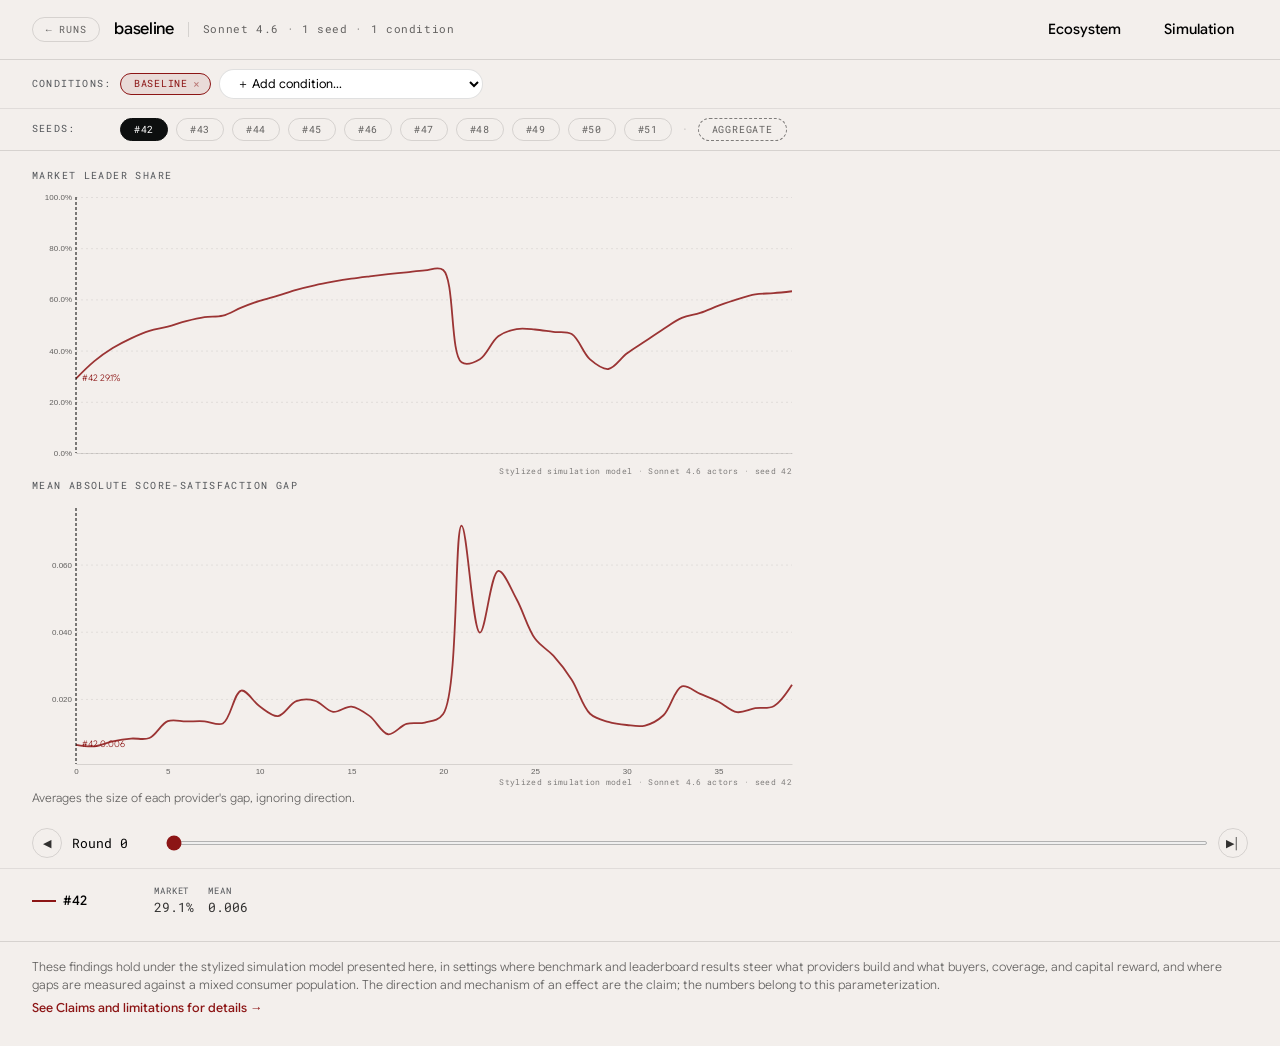
<file: compare.html>
<!DOCTYPE html>
<html lang="en">
<head>
<meta charset="UTF-8">
<meta name="viewport" content="width=device-width, initial-scale=1.0">
<meta name="robots" content="noindex, nofollow">
<title>Compare · AI Evaluation Ecosystem</title>
<link rel="icon" type="image/svg+xml" href="favicon.svg">
<script defer src="js/vendor/d3.v7.min.js"></script>
<link rel="stylesheet" href="css/fonts.css?v=1">
<link rel="stylesheet" href="css/aims.css?v=3">
<script src="js/loader.js?v=1"></script>
<script src="js/boundary.js?v=5"></script>
<style>
/* Reset and body base now live in css/aims.css. */

/* Compare keeps its own header: it carries a back link and run context rather
   than the site nav. Styled to match .site-hdr in css/aims.css. */
/* flex-wrap matters: this row does not shrink, and the AIMS pill nav plus the
   mono back button are wider than what they replaced. Without wrapping the
   header pushes the whole page into horizontal scroll on a phone. */
#hdr { position: sticky; top: 0; z-index: 20; background: var(--ground);
  border-bottom: 1px solid var(--line); padding: 8px clamp(16px, 3vw, 32px); min-height: 60px;
  display: flex; align-items: center; gap: 10px 14px; flex-wrap: wrap; }
#hdr-back { font-family: var(--rd-mono); font-size: .62rem; letter-spacing: .08em;
  text-transform: uppercase; color: var(--ink-3); text-decoration: none;
  border: 1px solid var(--line); border-radius: 30px; padding: .28rem .8rem;
  white-space: nowrap; transition: border-color .2s, color .2s; }
#hdr-back:hover { color: var(--ink); border-color: var(--line-strong); }
#hdr-title { font-size: 1.02rem; font-weight: 500; letter-spacing: -.02em; }
#hdr-sub { font-family: var(--rd-mono); font-size: .66rem; letter-spacing: .06em;
  color: var(--ink-3); border-left: 1px solid var(--line); padding-left: 14px; }
.hdr-context { margin-left: auto; font-size: .9rem; color: var(--ink); text-decoration: none;
  font-weight: 500; white-space: nowrap; border-radius: 9999px; padding: .45rem .9rem;
  transition: background-color .2s, color .2s; }
.hdr-context:hover { background: var(--accent); color: var(--white); }
.hdr-context + .hdr-context { margin-left: 0; }

/* ---- Picker ---- */
#picker { background: var(--ground); border-bottom: 1px solid var(--line);
  display: flex; flex-direction: column; gap: 0; }
#picker.hidden { display: none; }
.picker-row { display: flex; align-items: center; gap: 8px; flex-wrap: wrap;
  padding: 9px clamp(16px, 3vw, 32px); border-bottom: 1px solid var(--line-soft); }
.picker-row:last-child { border-bottom: none; }
.picker-lbl { font-family: var(--rd-mono); font-size: .62rem; letter-spacing: .12em;
  text-transform: uppercase; color: var(--cool-grey); white-space: nowrap; min-width: 80px; }
.picker-chip { display: flex; align-items: center; gap: 5px; font-family: var(--rd-mono);
  font-size: .6rem; letter-spacing: .08em; text-transform: uppercase;
  padding: .22rem .6rem .22rem .8rem; border-radius: 30px; border: 1px solid; }
.picker-chip-x { background: none; border: none; cursor: pointer; font-size: 11px;
  color: inherit; opacity: 0.5; padding: 0; font-family: inherit; line-height: 1; }
.picker-chip-x:hover { opacity: 1; }
.picker-sel { background: var(--surface); border: 1px solid var(--line); border-radius: 30px;
  padding: .3rem .85rem; font-size: .78rem; color: var(--ink); font-family: inherit;
  cursor: pointer; }
:is(a, button, select, input):focus-visible { outline: 2px solid var(--digital-blue); outline-offset: 2px; }
.picker-sel:focus { border-color: var(--accent); }
.seed-chip { padding: .25rem .8rem; border-radius: 30px; font-family: var(--rd-mono);
  font-size: .62rem; letter-spacing: .08em; background: transparent;
  border: 1px solid var(--line); color: var(--ink-3); cursor: pointer;
  white-space: nowrap; transition: background-color .2s, border-color .2s, color .2s; }
.seed-chip.active { background: var(--rd-dark); border-color: var(--rd-dark); color: var(--white); }
.seed-chip:hover:not(.active) { border-color: var(--line-strong); color: var(--ink); }
.picker-warn  { font-size: .72rem; color: #8a3a2a; font-style: italic; }
.picker-empty { font-size: .78rem; font-weight: 300; color: var(--ink-3); font-style: italic; }
.picker-info  { font-size: .78rem; font-weight: 300; color: var(--ink-3); }
.agg-toggle { padding: .25rem .8rem; border-radius: 30px; font-family: var(--rd-mono);
  font-size: .62rem; letter-spacing: .08em; text-transform: uppercase;
  background: transparent; border: 1px dashed var(--ink-4); color: var(--ink-3);
  cursor: pointer; white-space: nowrap; transition: background-color .2s, border-color .2s, color .2s; }
.agg-toggle:hover:not(.active) { border-style: solid; border-color: var(--line-strong); color: var(--ink); }
.agg-toggle.active { background: var(--rd-dark); border: 1px solid var(--rd-dark); color: var(--white); }

/* ---- Charts ---- */
#charts-wrap { padding: 18px clamp(16px, 3vw, 32px) 0; display: flex; flex-direction: column; gap: 2px; }
.cpanel-lbl { font-family: var(--rd-mono); font-size: .62rem; letter-spacing: .14em;
  text-transform: uppercase; color: var(--cool-grey); margin-bottom: 5px; }
.cpanel-caption { font-size: .75rem; font-weight: 300; color: var(--ink-3); margin: 2px 0 8px; }
.cpanel svg { width: 100%; display: block; overflow: visible; }

.now-line { pointer-events: none; }
.sline { pointer-events: none; }
.axis text { fill: var(--ink-3); font-size: 8px; font-family: inherit; }
.axis .domain { stroke: var(--line); }
.axis .tick line { stroke: var(--line-soft); stroke-dasharray: 2,3; }
.anno-lbl { font-size: 9px; font-family: inherit; pointer-events: none; }
.src-lbl { font-family: var(--rd-mono); letter-spacing: .04em; pointer-events: none; }

/* ---- Scrubber ---- */
#scrubber-wrap { padding: 14px clamp(16px, 3vw, 32px) 0; display: flex; align-items: center; gap: 10px; }
.sbtn { background: none; border: 1px solid var(--line); color: var(--ink-2);
  width: 30px; height: 30px; border-radius: 50%; cursor: pointer;
  font-family: inherit; font-size: 11px; transition: border-color .2s, color .2s; }
.sbtn:hover { border-color: var(--line-strong); color: var(--ink); }
#round-lbl { font-family: var(--rd-mono); font-size: .82rem; font-weight: 400;
  color: var(--ink); min-width: 84px; font-variant-numeric: tabular-nums; }
#scrubber { flex: 1; accent-color: var(--accent); height: 4px; }

/* ---- Annotation bar ---- */
#anno-bar { padding: 16px clamp(16px, 3vw, 32px) 24px; display: flex; flex-wrap: wrap; gap: 14px;
  border-top: 1px solid var(--line-soft); margin-top: 10px; }
.anno-row { display: flex; align-items: center; gap: 7px; }
.anno-swatch { width: 24px; height: 10px; flex-shrink: 0; display: flex; align-items: center; }
.anno-label { font-size: .82rem; font-weight: 500; color: var(--ink); min-width: 84px; }
.anno-vals { font-size: .82rem; font-weight: 300; color: var(--ink-2); display: flex; gap: 14px; }
.anno-val { display: flex; flex-direction: column; gap: 1px; }
.anno-val-key { font-family: var(--rd-mono); font-size: .55rem; letter-spacing: .1em;
  text-transform: uppercase; color: var(--cool-grey); }
.anno-val-num { font-family: var(--rd-mono); font-weight: 400; font-variant-numeric: tabular-nums; }

#loading-msg { padding: 56px 24px; text-align: center; font-size: .85rem;
  font-weight: 300; color: var(--ink-3); }
.hidden { display: none !important; }

@media (max-width: 720px) {
  .seed-chip, .picker-chip, .agg-toggle { min-height: 24px; padding-top: 5px; padding-bottom: 5px; }
  #hdr { position: static; }
  #hdr-sub { border-left: none; padding-left: 0; flex-basis: 100%; }
  .hdr-context { margin-left: 0; font-size: .82rem; padding: .35rem .7rem; }
  .hdr-context:first-of-type { margin-left: auto; }
}
</style>
</head>
<body>

<div id="hdr">
  <a id="hdr-back" href="explorer.html">← Runs</a>
  <div id="hdr-title">Compare</div>
  <div id="hdr-sub"></div>
  <a class="hdr-context" href="index.html">Ecosystem</a>
  <a class="hdr-context" href="simulation.html">Simulation</a>
</div>

<div id="picker" class="hidden">
  <div class="picker-row" id="row-conditions"></div>
  <div class="picker-row" id="row-seeds"></div>
</div>

<div id="loading-msg">Loading runs…</div>
<div id="charts-wrap" class="hidden">
  <div id="agg-caption" class="cpanel-caption hidden">Band shows the 10th to 90th percentile
    across all seeds; the three lines are the actual runs with the lowest, median, and highest
    final leader share.</div>
  <div class="cpanel"><div class="cpanel-lbl">Market Leader Share</div><svg id="svg-shares"></svg></div>
  <div class="cpanel"><div class="cpanel-lbl">Mean Absolute Score-Satisfaction Gap</div><svg id="svg-gap"></svg>
    <div class="cpanel-caption">Averages the size of each provider's gap, ignoring direction.</div></div>
</div>
<div id="scrubber-wrap" class="hidden">
  <button class="sbtn" id="btn-prev" aria-label="Previous round">&#9664;</button>
  <span id="round-lbl">Round 0</span>
  <input type="range" id="scrubber" min="0" value="0" step="1" aria-label="Round">
  <button class="sbtn" id="btn-next" aria-label="Next round">&#9654;&#9474;</button>
</div>
<div id="anno-bar" class="hidden"></div>
<div data-boundary></div>

<script type="module">
/* ---- Failure state ---- */
function fatal(msg) {
  const el = document.getElementById("loading-msg");
  el.classList.remove("hidden");
  el.innerHTML = msg + ' <a href="explorer.html">&#8592; Back to runs</a>';
}
if (typeof d3 === "undefined") {
  fatal("This page could not start. Please refresh the page.");
  throw new Error("d3 failed to load");
}

/* ---- Constants ---- */
const CONDITION_COLORS = {
  baseline:"#8c1515", public_only:"#4a7a3a", private_only:"#7a3a4a",
  private_dominant:"#8a5a2a", iid_holdout:"#5a3a8a", no_incidents:"#3a7a6a",
  no_funders:"#7a6a2a", no_regulator:"#8a3a2a", no_media:"#4a5a6a",
  no_opensource:"#6a5a3a", homogeneous_consumers:"#4a6a3a",
  initial_uniform_capability:"#6a3a7a", evaluator_capture:"#8a4a2a",
  ev1_deepseek_shock:"#2a7a5a", s5_aligned_private_only:"#7a3a5a",
  s5_aligned_public_only:"#3a7a4a", s8_agentic_private_only:"#5a3a6a",
  s8_agentic_public_only:"#3a5a6a",
  public_only__initial_uniform_capability:"#5a5a8a",
  private_only__initial_uniform_capability:"#8a5a8a",
};
const MODEL_LABELS = {
  "claude-sonnet-4-6":"Sonnet 4.6","claude-opus-4-6":"Opus 4.6",
  "gpt-5.5-2026-04-23":"GPT-5.5",
};
const DASH_PATTERNS = ["none","8 4","2 3","8 3 2 3","4 4","12 3 2 3 2 3"];
const MARGIN = { top: 10, right: 140, bottom: 24, left: 44 };
const METRICS = [
  { id:"shares", label:"Market Leader Share",
    fn: (f) => Math.max(...Object.values(f.shares || {})),
    fmt: v => (v*100).toFixed(1)+"%", domain: [0,1] },
  { id:"gap", label:"Mean Absolute Score-Satisfaction Gap",
    fn: (f, provs) => {
      if (!provs?.length) return 0;
      return provs.reduce((s,p) => s + Math.abs((f.scores[p]||0)-(f.sat[p]||0)), 0) / provs.length;
    },
    fmt: v => v.toFixed(3), domain: null },
];
const PANEL_H = Math.max(160, Math.floor((window.innerHeight - 320) / METRICS.length));

/* ---- Helpers ---- */
const condColor  = c => CONDITION_COLORS[c] || "#8a8a8a";
const modelLabel = m => (m && m !== "__heuristic__") ? (MODEL_LABELS[m] || m) : "Heuristic";
const fmtCond    = c => c.replace(/__/g," · ").replace(/_/g," ");
const seedNum    = s => s.replace("seed_","#");

/* ---- State ---- */
const state = { conds: [], seeds: [], model: "claude-sonnet-4-6", aggregate: false };

/* ---- Parse initial URL ---- */
{
  const p = new URLSearchParams(location.search);
  state.model = p.get("model") || "claude-sonnet-4-6";
  state.aggregate = p.get("agg") === "1";
  if (p.has("seeds")) {
    state.conds = (p.get("conditions") || "baseline").split("|").filter(Boolean);
    state.seeds = p.get("seeds").split("|").filter(Boolean);
  } else if (p.get("mode") === "variance") {
    state.conds = [p.get("condition") || "baseline"];
    state.seeds = [p.get("seed") || "seed_42"];
  } else {
    state.conds = (p.get("conditions") || "baseline").split("|").filter(Boolean);
    state.seeds = [p.get("seed") || "seed_42"];
  }
}

/* ---- Data layer ---- */
const frameCache = new Map();
let runsIndex;
try {
  runsIndex = await Evaluarium.loadRunsManifest();
} catch (e) {
  console.error("run data failed to load:", e);
  fatal("The run data could not be loaded. Please refresh the page, or try again shortly.");
  throw e;
}

/* "__heuristic__" is a sentinel model meaning: runs with no model (heuristic mode). */
function matchesModel(r) {
  return state.model === "__heuristic__" ? !r.model : r.model === state.model;
}

function cacheKey(cond, seed) {
  const run = runsIndex.find(r => r.condition===cond && r.seed===seed && matchesModel(r));
  return run ? run.path : null;
}

async function ensureFrames(cond, seed) {
  const key = cacheKey(cond, seed);
  if (!key) return null;
  if (!frameCache.has(key)) {
    frameCache.set(key, await Evaluarium.loadRun(key));
  }
  return frameCache.get(key);
}

function availableSeeds() {
  if (!state.conds.length) return [];
  const sets = state.conds.map(c =>
    new Set(runsIndex.filter(r => r.condition===c && matchesModel(r)).map(r => r.seed))
  );
  return [...sets[0]].filter(s => sets.every(ss => ss.has(s))).sort();
}

function availableConds() {
  return [...new Set(runsIndex.filter(r => matchesModel(r)).map(r => r.condition))].sort();
}

/* ---- Series building ---- */
function buildSeries(framesMap) {
  const multi = state.conds.length === 1;
  if (multi) {
    const cond = state.conds[0];
    return state.seeds.map((seed, si) => {
      const data = framesMap.get(cond+"|"+seed);
      return data ? {
        label: seedNum(seed), color: condColor(cond),
        dash: DASH_PATTERNS[si % DASH_PATTERNS.length],
        frames: data.frames, providers: data.providers,
        lineWidth: 1.8, lineOpacity: 0.85,
      } : null;
    }).filter(Boolean);
  }
  const seed = state.seeds[0];
  return state.conds.map(cond => {
    const data = framesMap.get(cond+"|"+seed);
    return data ? {
      label: fmtCond(cond), color: condColor(cond), dash: "none",
      frames: data.frames, providers: data.providers,
      lineWidth: 2, lineOpacity: 1,
    } : null;
  }).filter(Boolean);
}

/* ---- URL sync ---- */
function syncURL() {
  const p = new URLSearchParams();
  p.set("conditions", state.conds.join("|"));
  p.set("seeds",      state.seeds.join("|"));
  p.set("model",      state.model);
  if (state.aggregate) p.set("agg", "1");
  history.replaceState(null, "", "?"+p.toString());
}

/* ---- Chart state ---- */
let currentRound = 0;
let nRounds      = 40;
let chartContexts = [];
let annoRows      = [];
let bandData      = null;

let currentSeries = null;

function rebuildCharts(series) {
  currentSeries = series;
  chartContexts = [];
  METRICS.forEach((metric, mi) => {
    const svgEl = document.getElementById("svg-"+metric.id);
    svgEl.innerHTML = "";
    // The panel is measured while visible (refresh unhides it first); the 900
    // cap keeps the desktop drawing at the width it has always had. On a phone
    // the end-of-line labels get a narrower gutter so the plot keeps some room.
    const W  = Math.min(svgEl.parentElement.clientWidth || 900, 900);
    const right = W < 600 ? 84 : MARGIN.right;
    svgEl.setAttribute("width",  W);
    svgEl.setAttribute("height", PANEL_H);
    const cx = W - MARGIN.left - right;
    const cy = PANEL_H - MARGIN.top - MARGIN.bottom;

    let yMin = Infinity, yMax = -Infinity;
    series.forEach(s => s.frames.forEach(f => {
      const v = metric.fn(f, s.providers);
      if (v < yMin) yMin = v; if (v > yMax) yMax = v;
    }));
    if (!isFinite(yMin)) { yMin = 0; yMax = 1; }
    const pad = (yMax - yMin) * 0.08 || 0.02;
    const dom = metric.domain || [Math.max(0, yMin-pad), yMax+pad];

    const x = d3.scaleLinear().domain([0, nRounds-1]).range([MARGIN.left, MARGIN.left+cx]);
    const y = d3.scaleLinear().domain(dom).range([MARGIN.top+cy, MARGIN.top]).clamp(true);
    const svg = d3.select(svgEl);

    if (bandData) {
      const color = condColor(state.conds[0]);
      svg.append("path").attr("class","band")
        .datum(bandData[mi])
        .attr("fill", color + "22")
        .attr("d", d3.area().x((_,i)=>x(i)).y0(d=>y(d.p10)).y1(d=>y(d.p90)));
    }

    series.forEach(s => {
      const path = svg.append("path").attr("class","sline")
        .datum(s.frames.map(f => metric.fn(f, s.providers)))
        .attr("fill","none").attr("stroke", s.color)
        .attr("stroke-width", s.lineWidth).attr("opacity", s.lineOpacity)
        .attr("d", d3.line().x((_,i)=>x(i)).y(v=>y(v)).curve(d3.curveCatmullRom.alpha(0.5)));
      if (s.dash !== "none") path.attr("stroke-dasharray", s.dash);
    });

    const showX = mi === METRICS.length - 1;
    svg.append("g").attr("class","axis")
      .attr("transform",`translate(0,${MARGIN.top+cy})`)
      .call(showX
        ? d3.axisBottom(x).ticks(Math.min(nRounds,8)).tickSize(0).tickPadding(4)
        : d3.axisBottom(x).ticks(0).tickSize(0))
      .call(a => a.select(".domain").attr("stroke","#0000001f"));
    svg.append("g").attr("class","axis")
      .attr("transform",`translate(${MARGIN.left},0)`)
      .call(d3.axisLeft(y).ticks(4).tickSize(-cx).tickPadding(4).tickFormat(metric.fmt))
      .call(a => a.select(".domain").remove())
      .call(a => a.selectAll(".tick line").attr("stroke","#00000014").attr("stroke-dasharray","2,3"));

    const nowEl = svg.append("line").attr("class","now-line")
      .attr("y1",MARGIN.top).attr("y2",MARGIN.top+cy)
      .attr("stroke","#000000").attr("stroke-width",1).attr("stroke-dasharray","3,2")
      .attr("x1",x(0)).attr("x2",x(0));

    const annoEls = series.map(s => ({
      el:  svg.append("text").attr("class","anno-lbl")
             .attr("fill",s.color).attr("font-size",9).attr("dominant-baseline","middle"),
      s,
    }));

    // Source line inside the panel itself. The page footer states the boundary
    // too, but a screenshot of one panel drops the footer; this line travels
    // with the image. Sits in the bottom margin under the x-axis, right-aligned
    // so it never collides with the tick labels' centers.
    const nSeeds = state.seeds.length;
    const seedsDesc = (state.aggregate && bandData)
      ? `${availableSeeds().length} seeds, p10 to p90 band`
      : nSeeds > 4 ? `${nSeeds} seeds`
      : `seed${nSeeds > 1 ? "s" : ""} ${state.seeds.map(s => s.replace("seed_","")).join(", ")}`;
    const short = (window.EvaluariumBoundary || {}).short || "Stylized simulation model";
    svg.append("text").attr("class","src-lbl")
      .attr("x", MARGIN.left + cx).attr("y", PANEL_H - 3).attr("text-anchor","end")
      .attr("font-size", 8).attr("fill", "#0000007a")
      .text(`${short} · ${modelLabel(state.model)} ${state.model === "__heuristic__" ? "mode" : "actors"} · ${seedsDesc}`);

    svg.on("click", function(event) {
      const [mx] = d3.pointer(event);
      const r = Math.round(x.invert(mx));
      if (r >= 0 && r < nRounds) update(r);
    }).style("cursor","crosshair");

    chartContexts.push({ svg, x, y, nowEl, annoEls, metric });
  });
}

function rebuildAnnoBar(series) {
  const bar = document.getElementById("anno-bar");
  bar.innerHTML = "";
  annoRows = series.map(s => {
    const row = document.createElement("div"); row.className = "anno-row";

    const sw = document.createElement("div"); sw.className = "anno-swatch";
    sw.innerHTML = `<svg width="24" height="10" viewBox="0 0 24 10">
      <line x1="0" y1="5" x2="24" y2="5" stroke="${s.color}" stroke-width="2"
        ${s.dash !== "none" ? `stroke-dasharray="${s.dash}"` : ""}/>
    </svg>`;
    row.appendChild(sw);

    const lbl = document.createElement("div"); lbl.className = "anno-label";
    lbl.textContent = s.label; row.appendChild(lbl);

    const vals = document.createElement("div"); vals.className = "anno-vals";
    const valEls = METRICS.map(m => {
      const cell = document.createElement("div"); cell.className = "anno-val";
      const key  = document.createElement("div"); key.className = "anno-val-key";
      key.textContent = m.label.split(" ")[0];
      const num = document.createElement("div"); num.className = "anno-val-num";
      cell.appendChild(key); cell.appendChild(num);
      vals.appendChild(cell);
      return num;
    });
    row.appendChild(vals);
    bar.appendChild(row);
    return { valEls, s };
  });
}

function updateHeader() {
  const multi = state.conds.length === 1;
  document.getElementById("hdr-title").textContent =
    multi ? fmtCond(state.conds[0]) : "Condition Comparison";
  document.getElementById("hdr-sub").textContent = multi
    ? `${modelLabel(state.model)} · ${state.seeds.length} seed${state.seeds.length!==1?"s":""} · 1 condition`
    : `${modelLabel(state.model)} · seed ${(state.seeds[0]||"seed_42").replace("seed_","")} · ${state.conds.length} conditions`;
}

function buildPickerRows(avail) {
  document.getElementById("picker").classList.remove("hidden");
  const multi = state.conds.length === 1;

  /* Row 1 — Conditions */
  const rowC = document.getElementById("row-conditions");
  rowC.innerHTML = "";
  rowC.appendChild(Object.assign(document.createElement("span"),
    { className:"picker-lbl", textContent:"Conditions:" }));

  state.conds.forEach(cond => {
    const col  = condColor(cond);
    const chip = document.createElement("div"); chip.className = "picker-chip";
    chip.style.cssText = `color:${col};border-color:${col};background:${col}18`;
    const lbl = document.createElement("span"); lbl.textContent = fmtCond(cond);
    const x   = document.createElement("button");
    x.className = "picker-chip-x"; x.textContent = "×";
    x.setAttribute("aria-label", "Remove " + fmtCond(cond));
    x.addEventListener("click", () => removeCond(cond));
    chip.appendChild(lbl); chip.appendChild(x); rowC.appendChild(chip);
  });

  const addableConds = availableConds().filter(c => !state.conds.includes(c));
  if (addableConds.length) {
    const sel = document.createElement("select"); sel.className = "picker-sel";
    sel.innerHTML = `<option value="">＋ Add condition…</option>` +
      addableConds.map(c => `<option value="${c}">${fmtCond(c)}</option>`).join("");
    sel.addEventListener("change", e => { if (e.target.value) addCond(e.target.value); });
    rowC.appendChild(sel);
  }

  /* Row 2 — Seeds */
  const rowS = document.getElementById("row-seeds");
  rowS.innerHTML = "";

  if (!state.conds.length) {
    rowS.appendChild(Object.assign(document.createElement("span"),
      { className:"picker-empty", textContent:"Select a condition to begin." }));
    return;
  }

  rowS.appendChild(Object.assign(document.createElement("span"),
    { className:"picker-lbl", textContent:"Seeds:" }));

  if (!avail.length) {
    rowS.appendChild(Object.assign(document.createElement("span"),
      { className:"picker-warn",
        textContent:"No single seed was run under every condition selected. Remove one to compare." }));
    return;
  }

  if (multi && state.aggregate) {
    rowS.appendChild(Object.assign(document.createElement("span"),
      { className:"picker-info", textContent:`all ${avail.length} seeds` }));
  } else {
    avail.forEach(seed => {
      const btn = document.createElement("button");
      btn.className = "seed-chip" + (state.seeds.includes(seed) ? " active" : "");
      btn.textContent = seedNum(seed);
      btn.addEventListener("click", () => toggleSeed(seed));
      rowS.appendChild(btn);
    });
    if (multi && state.seeds.length > 6) {
      rowS.appendChild(Object.assign(document.createElement("span"),
        { className:"picker-warn", textContent:"With this many seeds, line patterns start repeating." }));
    }
  }

  if (multi) {
    const sep = Object.assign(document.createElement("span"),
      { textContent:"·", style:"color:#0000001f;margin:0 3px" });
    const agg = document.createElement("button");
    agg.className = "agg-toggle" + (state.aggregate ? " active" : "");
    agg.textContent = state.aggregate ? "Aggregate: on" : "Aggregate";
    agg.addEventListener("click", toggleAggregate);
    rowS.appendChild(sep); rowS.appendChild(agg);
  }
}

/* ---- State mutations ---- */
function addCond(cond) {
  if (state.conds.includes(cond)) return;
  state.conds.push(cond);
  refresh();
}

function removeCond(cond) {
  state.conds = state.conds.filter(c => c !== cond);
  if (!state.conds.length) {
    buildPickerRows([]);
    document.getElementById("charts-wrap").classList.add("hidden");
    document.getElementById("scrubber-wrap").classList.add("hidden");
    document.getElementById("anno-bar").classList.add("hidden");
    syncURL();
    return;
  }
  refresh();
}

function toggleSeed(seed) {
  const multi = state.conds.length === 1;
  if (!multi) {
    state.seeds = [seed];
  } else if (state.seeds.includes(seed)) {
    if (state.seeds.length === 1) return;
    state.seeds = state.seeds.filter(s => s !== seed);
  } else {
    state.seeds = [...state.seeds, seed];
  }
  refresh();
}

function toggleAggregate() {
  state.aggregate = !state.aggregate;
  refresh();
}

/* ---- Main refresh ---- */
async function refresh() {
  const avail = availableSeeds();
  const multi = state.conds.length === 1;

  // Enforce seed constraints
  if (!multi && state.seeds.length > 1) state.seeds = [state.seeds.sort()[0]];
  state.seeds = state.seeds.filter(s => avail.includes(s));
  if (!state.seeds.length && avail.length) state.seeds = [avail[0]];

  buildPickerRows(avail);

  if (!state.conds.length || !avail.length) { syncURL(); return; }

  document.getElementById("loading-msg").classList.remove("hidden");

  let series;
  bandData = null;

  if (multi && state.aggregate) {
    const cond = state.conds[0];
    await Promise.all(avail.map(s => ensureFrames(cond, s)));
    const allSims = avail.map(s => frameCache.get(cacheKey(cond, s))).filter(Boolean);
    if (!allSims.length) { document.getElementById("loading-msg").classList.add("hidden"); return; }

    // shortest series, not the first: one long run would index every other
    // series past its end and throw inside metric.fn on an undefined frame
    nRounds = Math.min(...allSims.map(s => s.frames.length));
    const n  = allSims.length;
    bandData = METRICS.map(metric =>
      Array.from({length: nRounds}, (_, r) => {
        const vals = allSims.map(sim => metric.fn(sim.frames[r], sim.providers)).sort((a,b)=>a-b);
        // nearest-rank: floor(n*q) put p10 at the 4th of 30 values (~13th pct)
        const pick = q => vals[Math.max(0, Math.min(n-1, Math.ceil(n*q) - 1))];
        return { p10: pick(0.1), median: pick(0.5), p90: pick(0.9) };
      })
    );

    const finals = avail.map(s => {
      const d = frameCache.get(cacheKey(cond, s));
      return d ? Math.max(...Object.values(d.frames[nRounds-1].shares)) : -1;
    });
    const ranked = finals.map((v,i)=>({v,i})).sort((a,b)=>a.v-b.v);
    const p10i = ranked[Math.max(0, Math.ceil(n*0.1) - 1)].i;
    const medi = ranked[Math.max(0, Math.ceil(n*0.5) - 1)].i;
    const p90i = ranked[Math.min(n-1, Math.ceil(n*0.9) - 1)].i;
    const color = condColor(cond);
    const mk = (seed, label, dash, lw, lo) => {
      const d = frameCache.get(cacheKey(cond, seed));
      return d ? { label, color, dash, lineWidth:lw, lineOpacity:lo, frames:d.frames, providers:d.providers } : null;
    };
    series = [
      mk(avail[p10i], `p10 (${seedNum(avail[p10i])})`, "none", 1.8, 0.85),
      mk(avail[medi],  `med (${seedNum(avail[medi])})`,  "2 3", 1.2, 0.50),
      mk(avail[p90i], `p90 (${seedNum(avail[p90i])})`, "8 4",  1.8, 0.85),
    ].filter(Boolean);

  } else {
    state.seeds = state.seeds.filter(s => avail.includes(s));
    if (!state.seeds.length) state.seeds = [avail[0]];
    const pairs = state.conds.flatMap(c => state.seeds.map(s => ({c, s})));
    await Promise.all(pairs.map(({c, s}) => ensureFrames(c, s)));
    const framesMap = new Map();
    pairs.forEach(({c, s}) => {
      const data = frameCache.get(cacheKey(c, s));
      if (data) framesMap.set(c+"|"+s, data);
    });
    series = buildSeries(framesMap);
    if (series.length) nRounds = Math.min(...series.map(s => s.frames.length));
  }

  if (!series?.length) { document.getElementById("loading-msg").classList.add("hidden"); return; }

  syncURL();
  updateHeader();
  // Unhide before drawing: a hidden panel measures 0 wide and the charts fell
  // back to a fixed 900px, which clipped on phones.
  document.getElementById("loading-msg").classList.add("hidden");
  document.getElementById("charts-wrap").classList.remove("hidden");
  rebuildCharts(series);
  rebuildAnnoBar(series);

  document.getElementById("agg-caption").classList.toggle("hidden", !bandData);
  document.getElementById("scrubber-wrap").classList.remove("hidden");
  document.getElementById("anno-bar").classList.remove("hidden");
  document.getElementById("scrubber").max = nRounds - 1;

  update(Math.min(currentRound, nRounds-1));
}

/* ---- Scrubber update ---- */
function update(r) {
  currentRound = r;
  document.getElementById("round-lbl").textContent = `Round ${r}`;
  document.getElementById("scrubber").value = r;

  chartContexts.forEach(({x, y, nowEl, annoEls, metric}) => {
    const nx = x(r);
    nowEl.attr("x1", nx).attr("x2", nx);

    const pts = annoEls.map(({el, s}) => ({
      el, tag: s.label, v: metric.fn(s.frames[r], s.providers), y: y(metric.fn(s.frames[r], s.providers)),
    }));
    pts.sort((a,b) => a.y - b.y);
    let lastY = -999;
    pts.forEach(pt => {
      let ry = pt.y; if (ry - lastY < 11) ry = lastY + 11; lastY = ry;
      const shown = pt.tag.length > 24 ? pt.tag.slice(0, 23) + "…" : pt.tag;
      pt.el.attr("x", nx+6).attr("y", ry).text(`${shown}  ${metric.fmt(pt.v)}`);
      // select-then-set, not append: appending stacked one <title> per scrub tick
      if (shown !== pt.tag) {
        let t = pt.el.select("title");
        if (t.empty()) t = pt.el.append("title");
        t.text(pt.tag);
      } else { pt.el.select("title").remove(); }
    });
  });

  annoRows.forEach(({valEls, s}) => {
    METRICS.forEach((m, mi) => { valEls[mi].textContent = m.fmt(m.fn(s.frames[r], s.providers)); });
  });
}

/* ---- Controls ---- */
document.getElementById("scrubber").addEventListener("input", e => update(+e.target.value));
document.getElementById("btn-prev").addEventListener("click", () => update(Math.max(0, currentRound-1)));
document.getElementById("btn-next").addEventListener("click", () => update(Math.min(nRounds-1, currentRound+1)));
document.addEventListener("keydown", e => {
  if (/^(INPUT|SELECT|TEXTAREA)$/.test(e.target.tagName)) return;
  if (e.key==="ArrowLeft")  update(Math.max(0, currentRound-1));
  if (e.key==="ArrowRight") update(Math.min(nRounds-1, currentRound+1));
});
// Redraw at the new width when the window changes (phone rotation, resized
// desktop window); the scrubber position is kept.
let resizeTimer = null;
window.addEventListener("resize", () => {
  clearTimeout(resizeTimer);
  resizeTimer = setTimeout(() => {
    if (!currentSeries || document.getElementById("charts-wrap").classList.contains("hidden")) return;
    rebuildCharts(currentSeries);
    update(currentRound);
  }, 150);
});

try {
  await refresh();
} catch (e) {
  console.error("run data failed to load:", e);
  fatal("The run data could not be loaded. Please refresh the page, or try again shortly.");
  throw e;
}
</script>
</body>
</html>
</file>
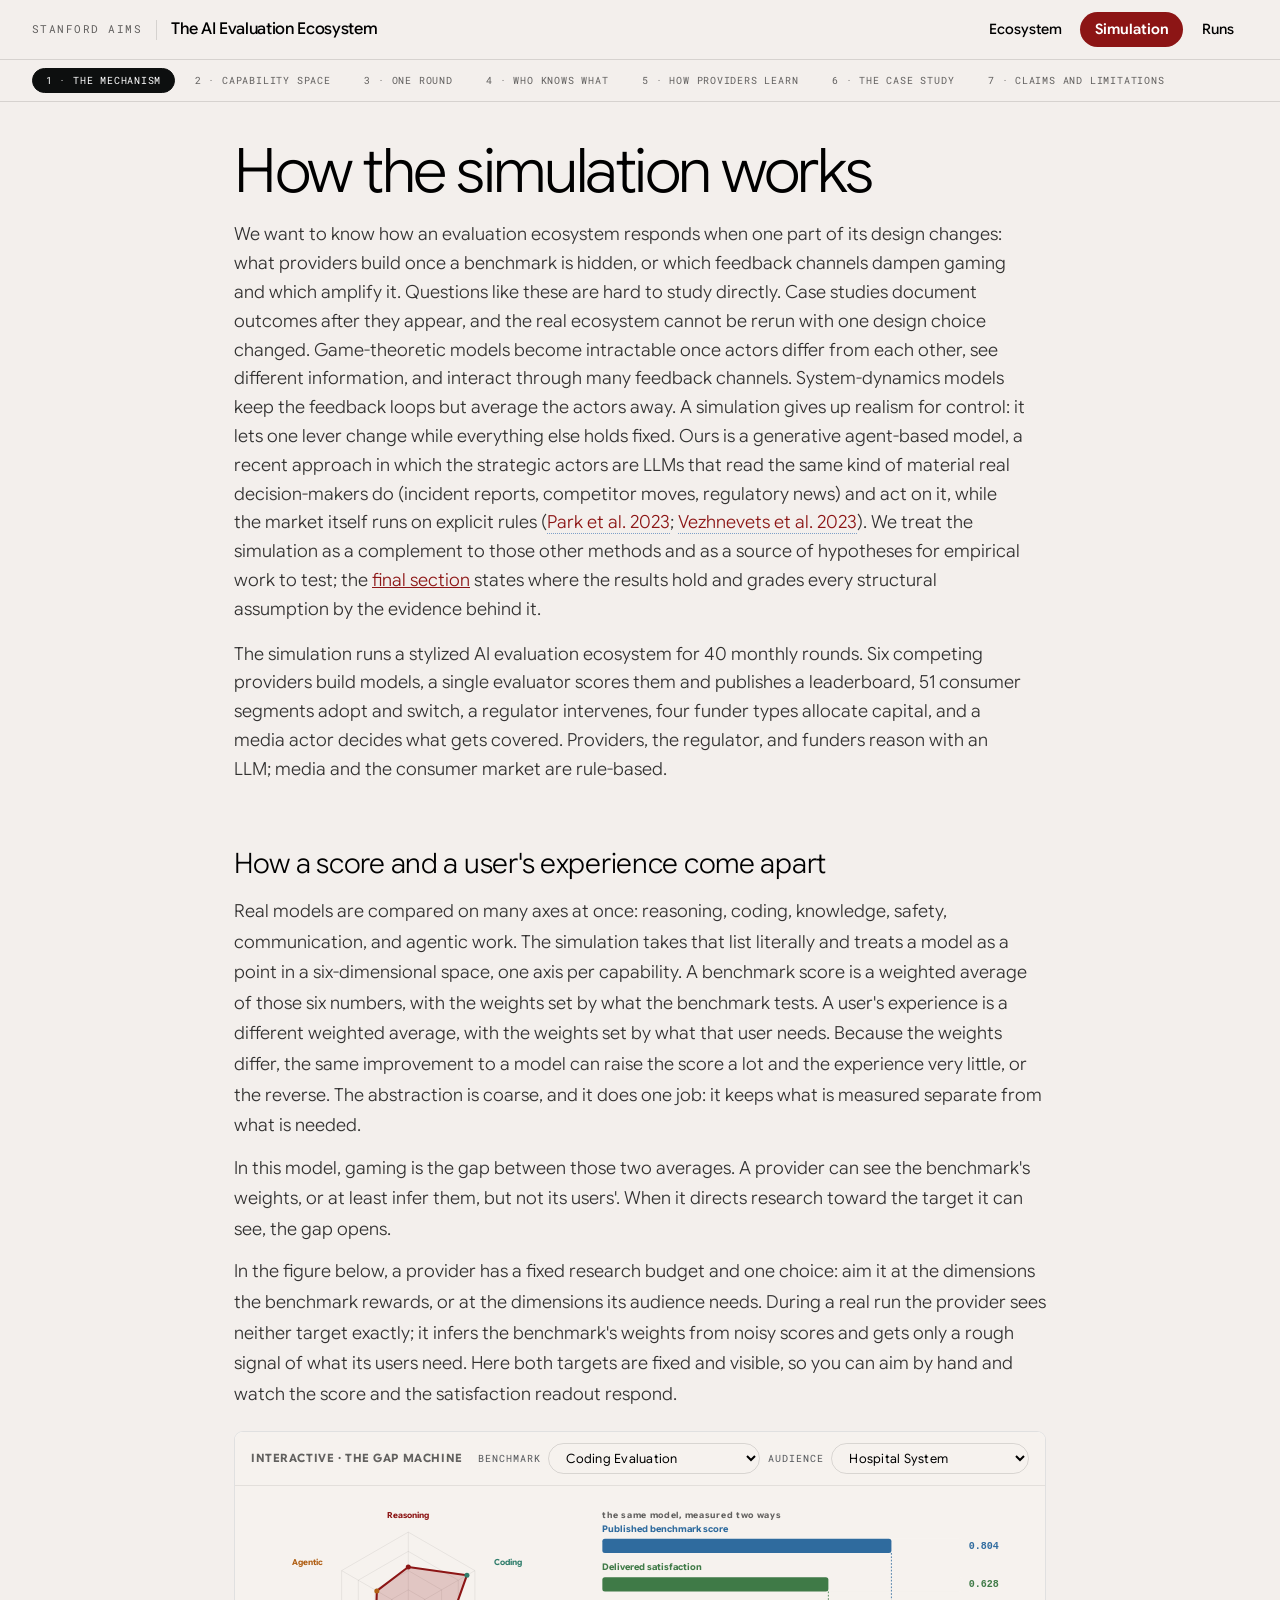
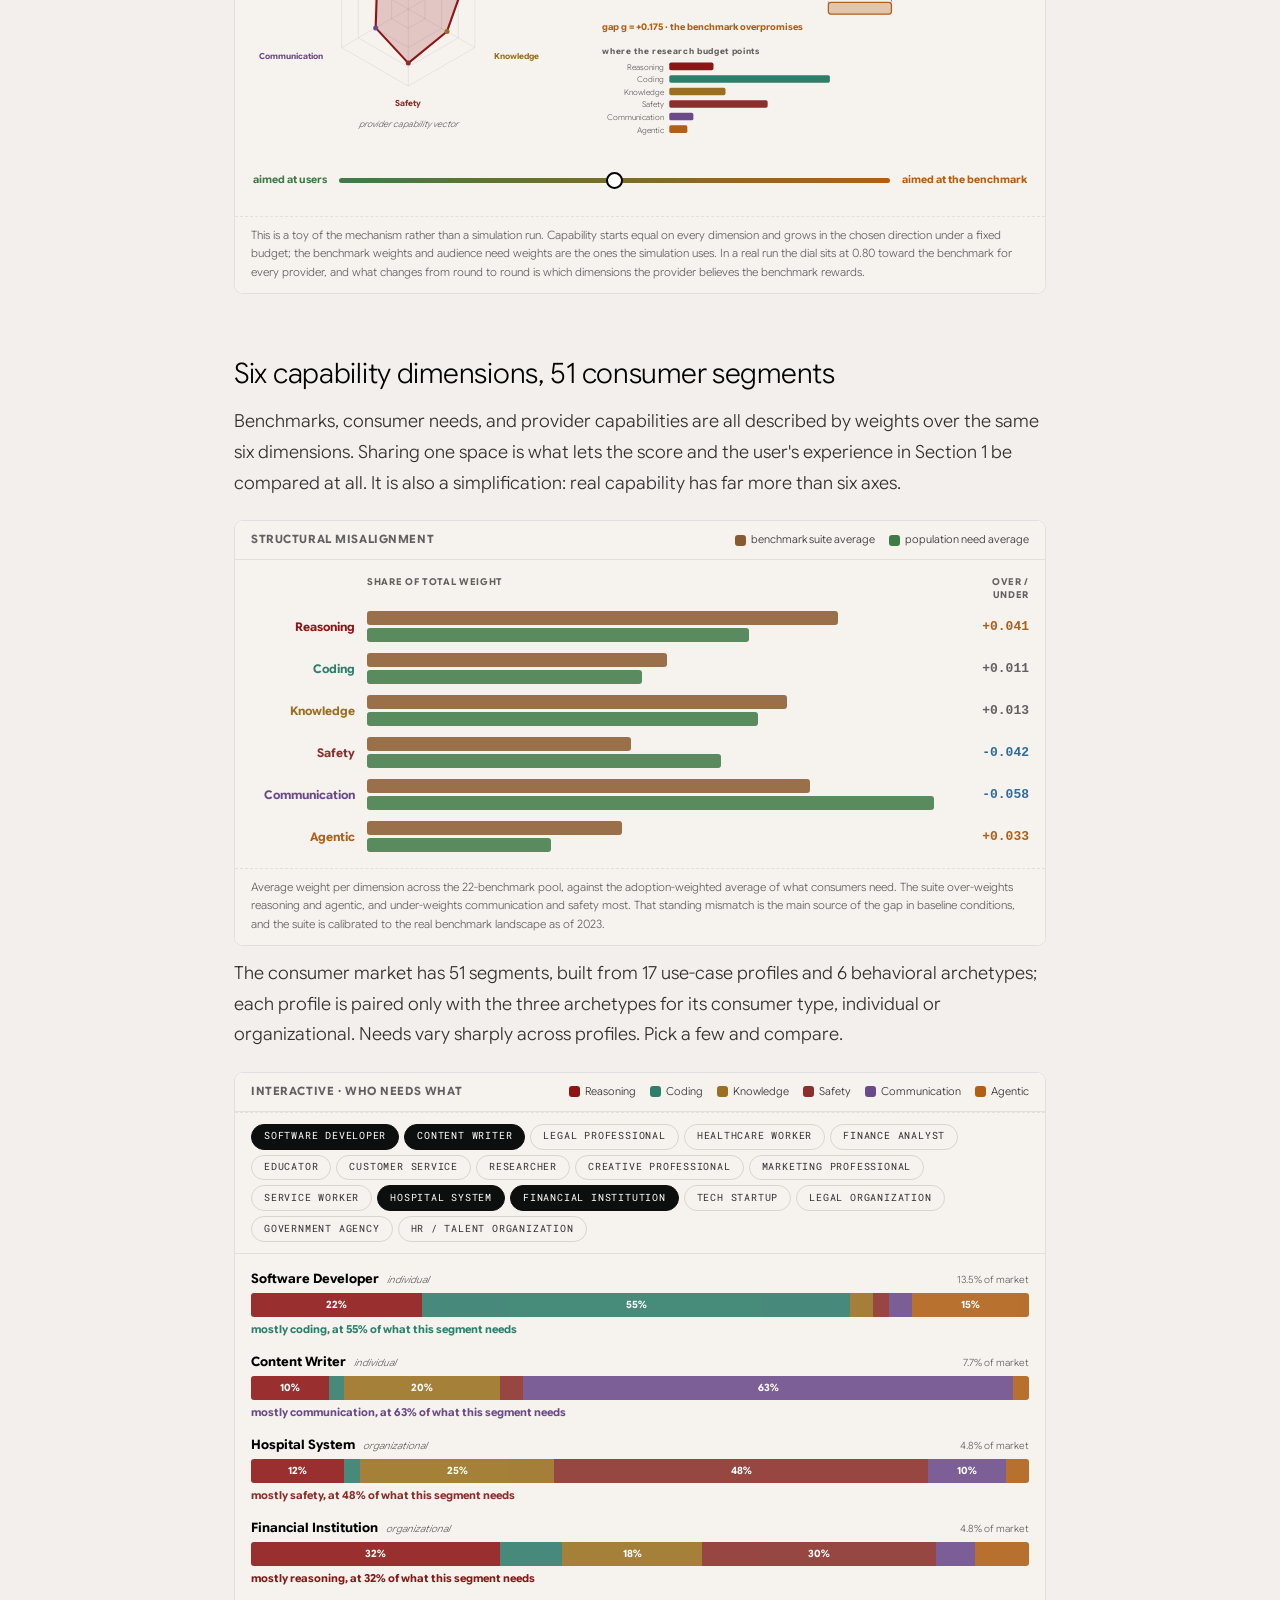
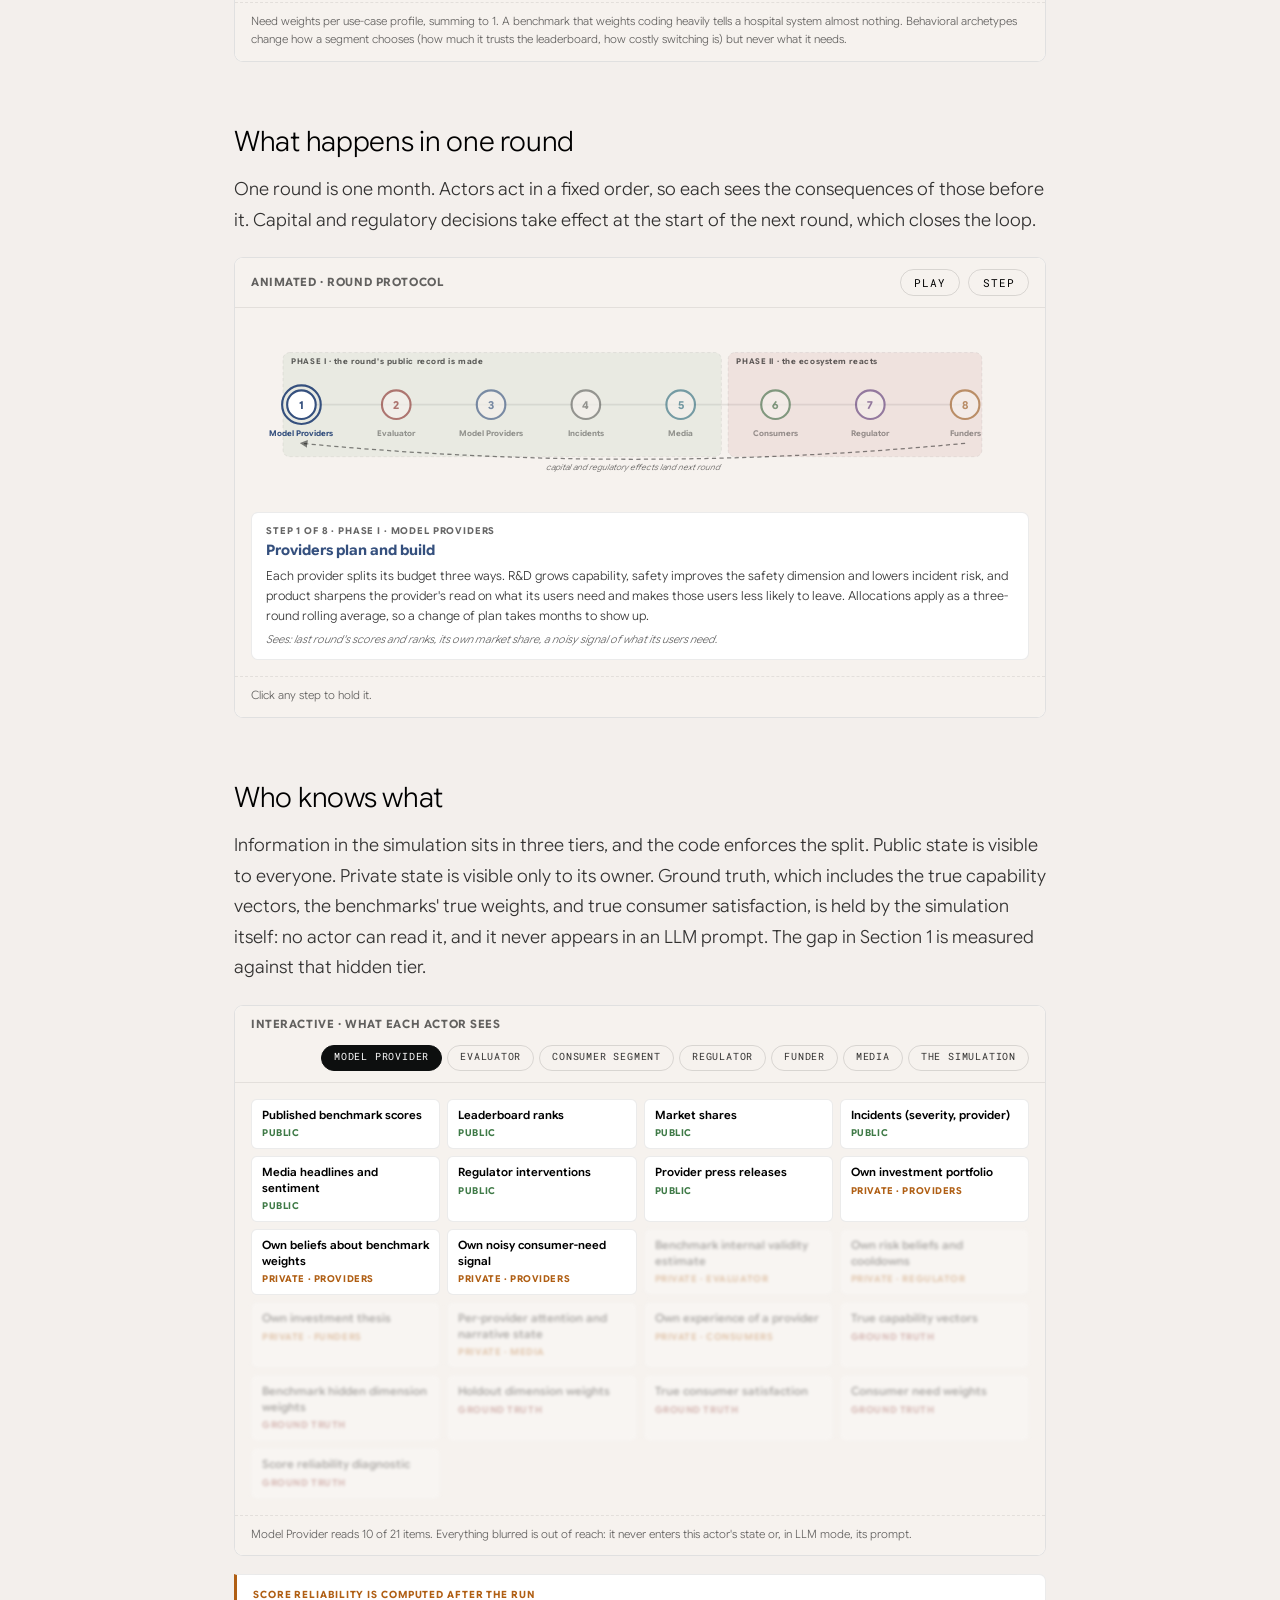
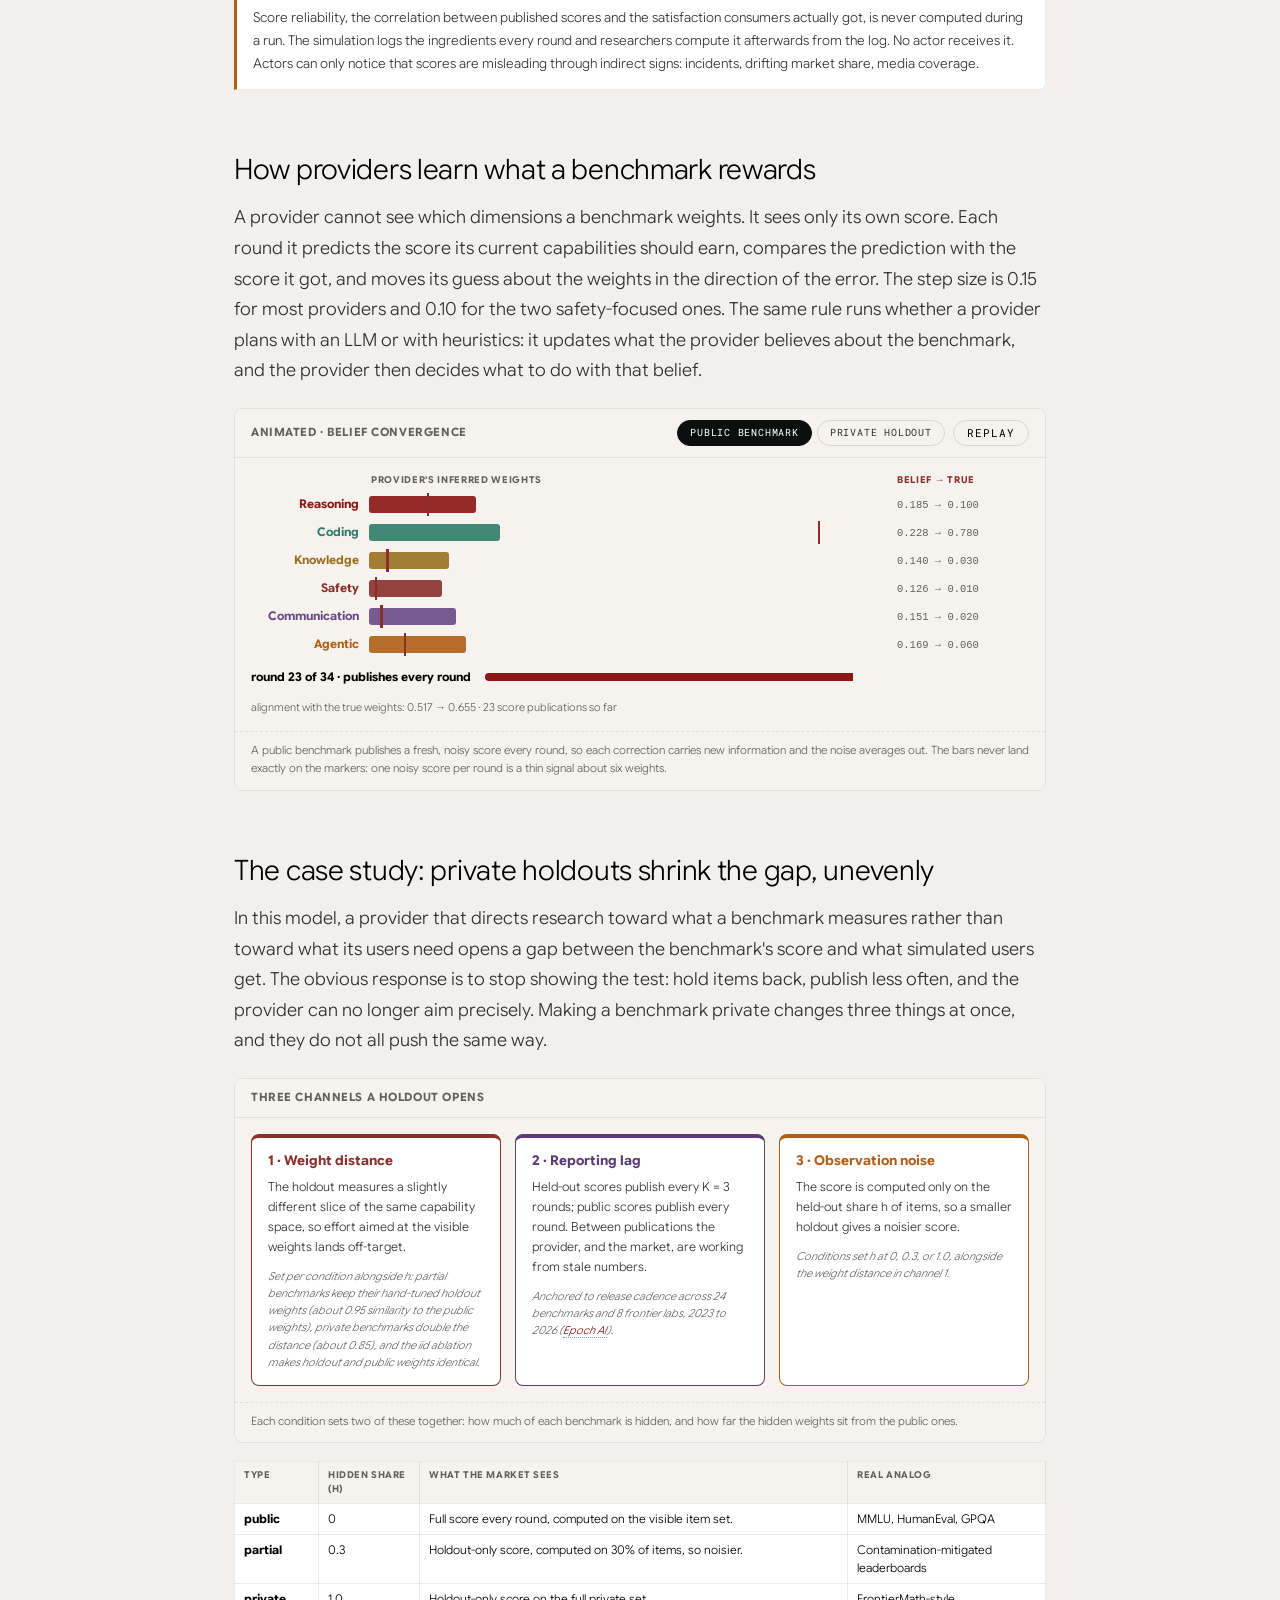
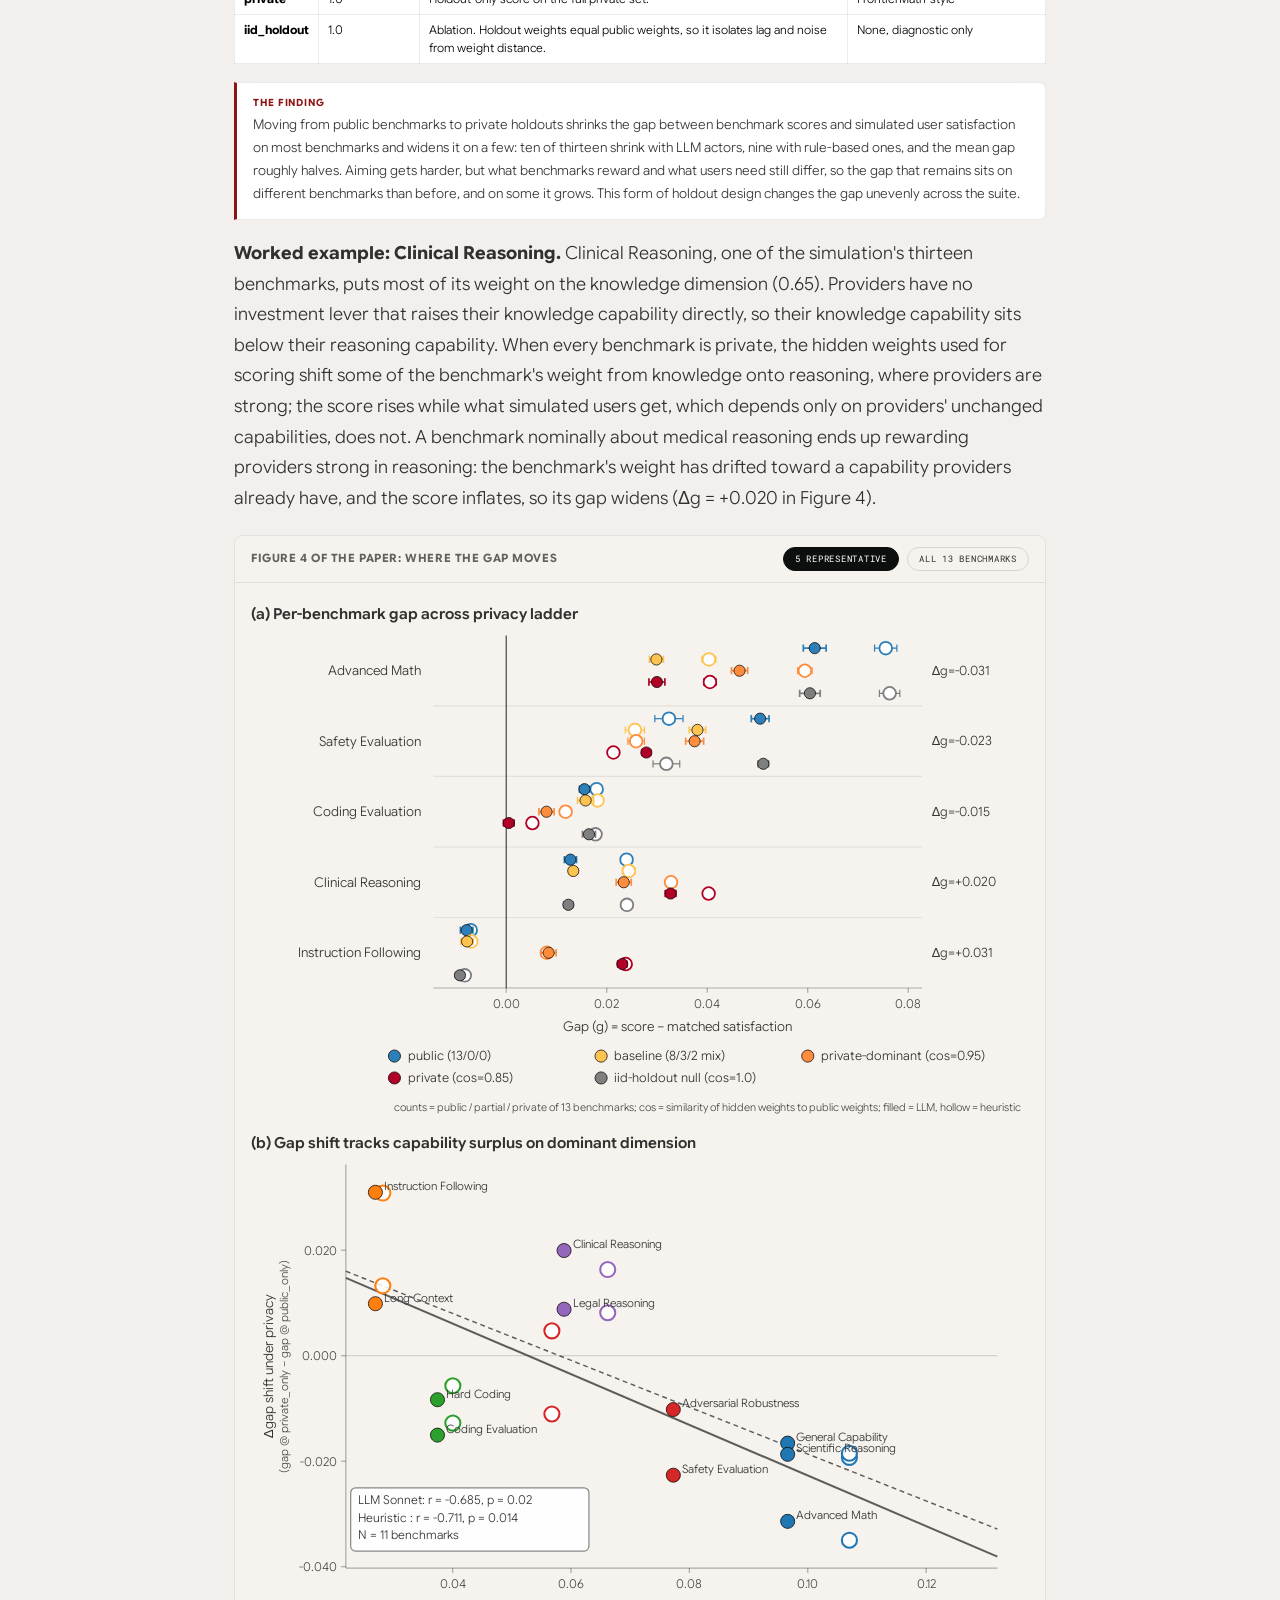
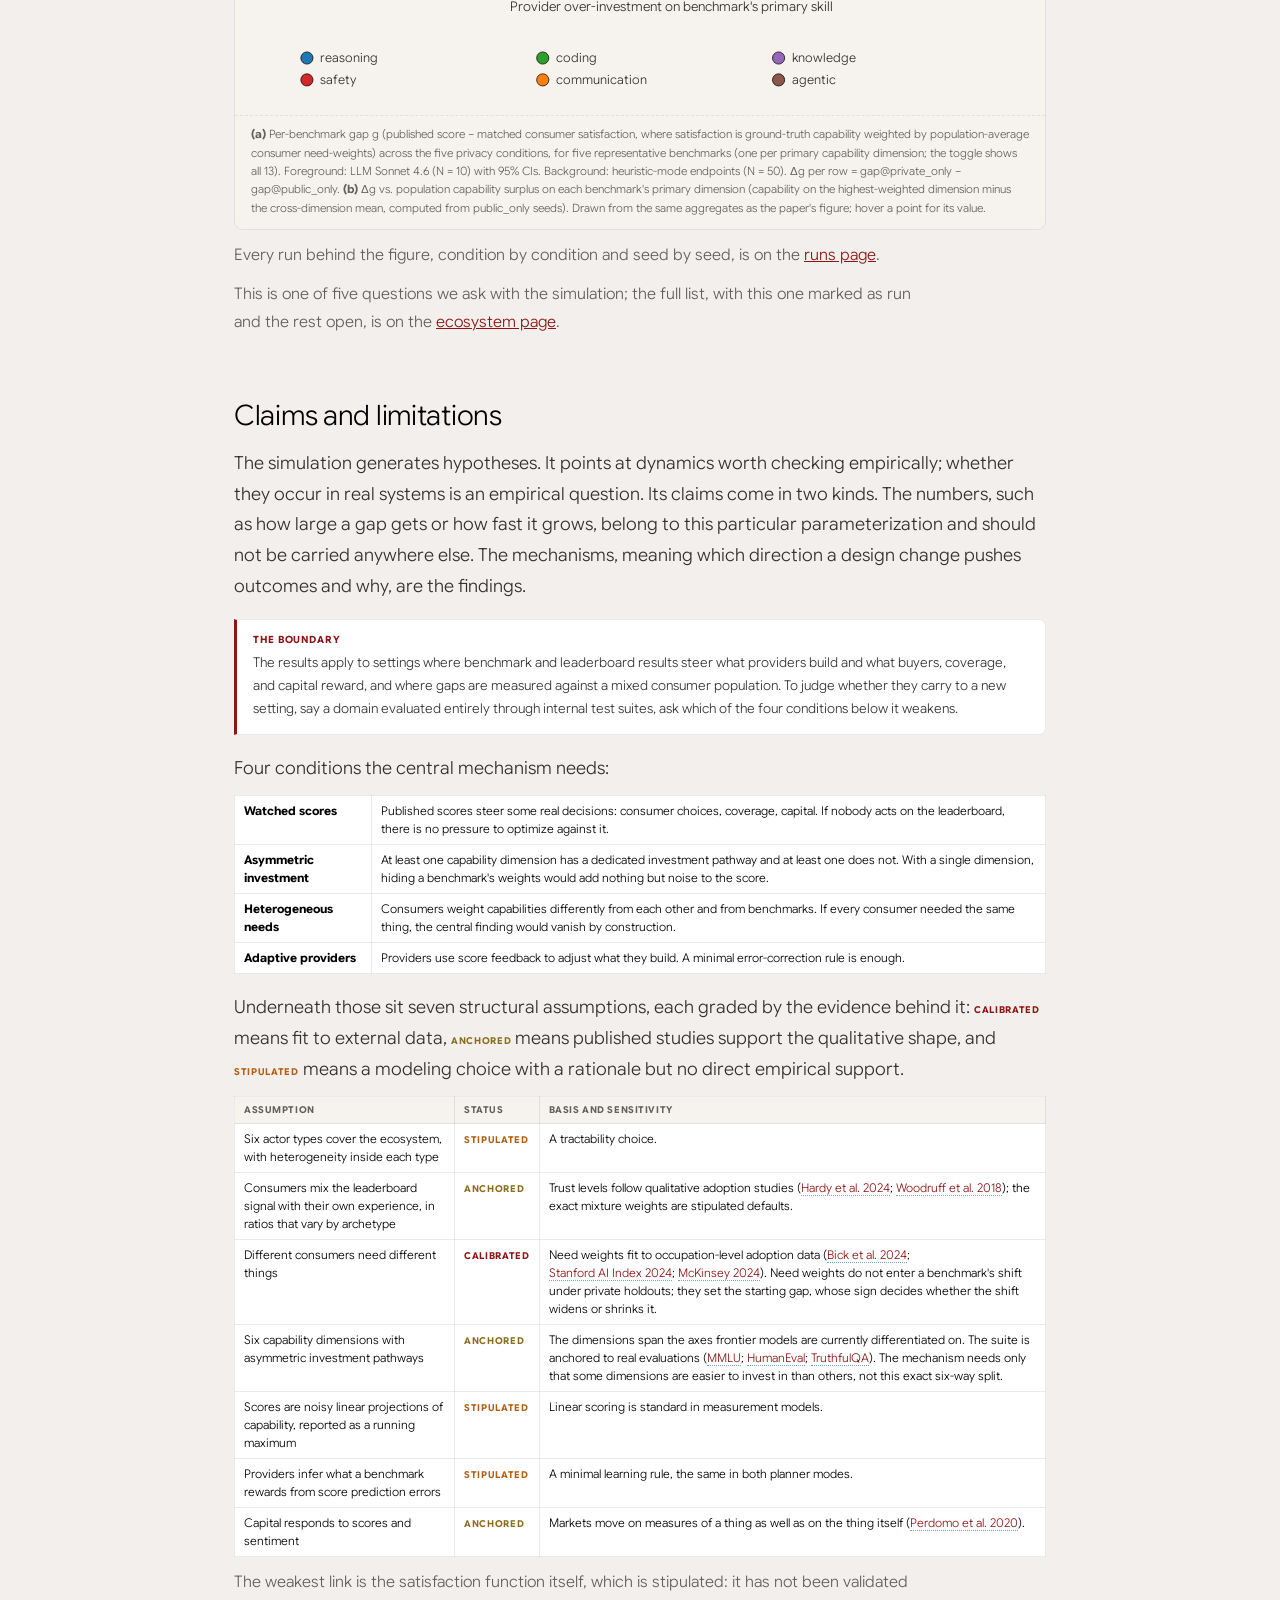
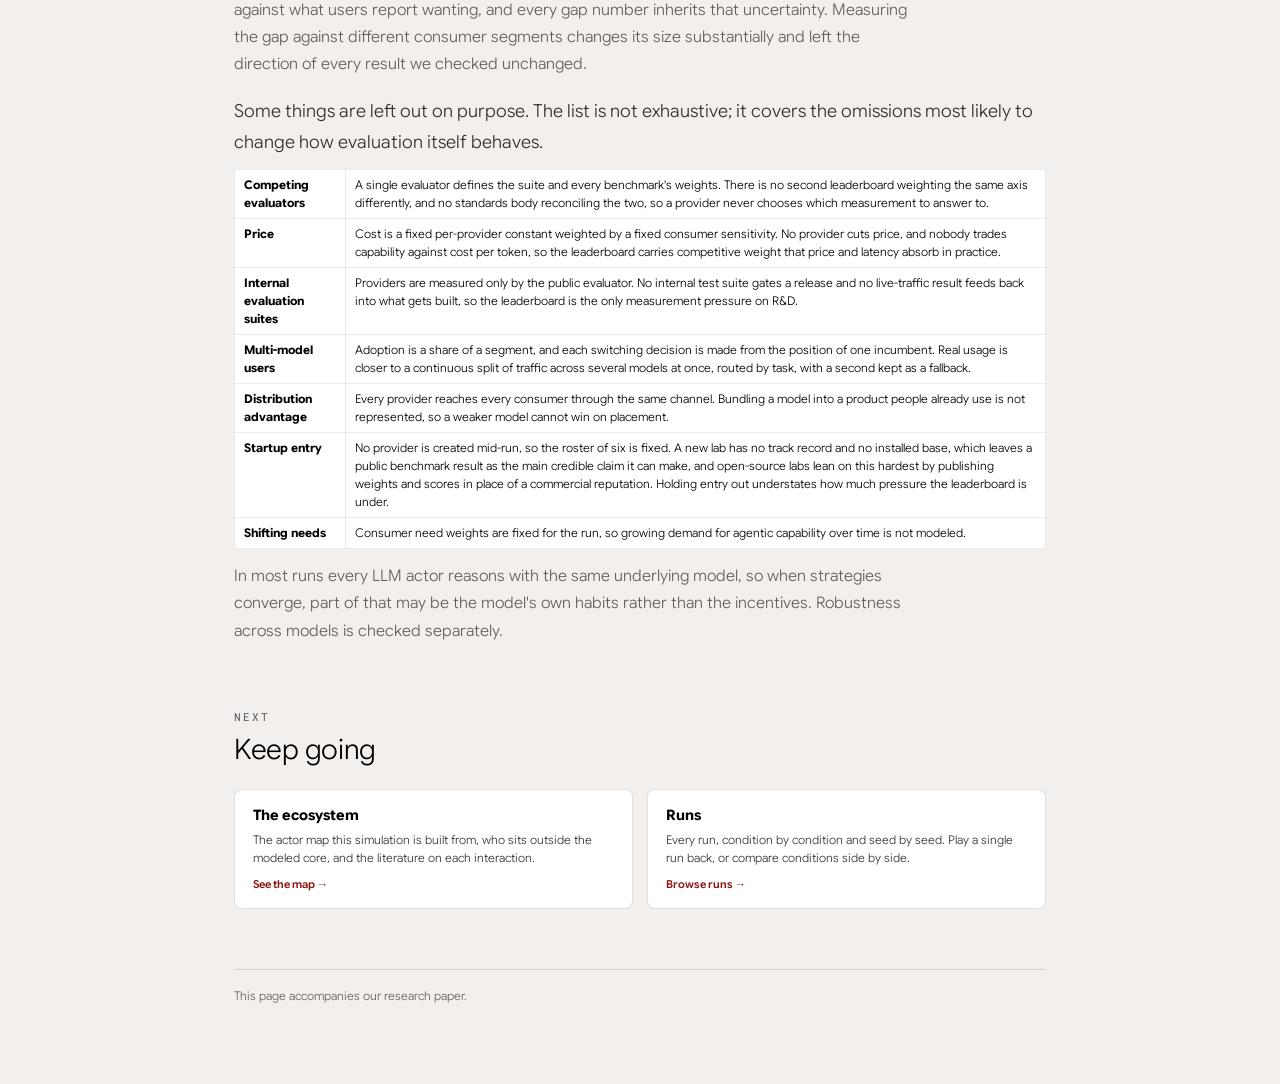
<file: simulation.html>
<!DOCTYPE html>
<html lang="en">
<head>
<meta charset="UTF-8">
<meta name="viewport" content="width=device-width, initial-scale=1.0">
<meta name="robots" content="noindex, nofollow">
<title>How the Simulation Works · AI Evaluation Ecosystem</title>
<link rel="icon" type="image/svg+xml" href="favicon.svg">
<link rel="stylesheet" href="css/fonts.css?v=1">
<link rel="stylesheet" href="css/aims.css?v=3">
<script src="js/sim_data.js?v=1"></script>
<style>
/* Reset and body base now live in css/aims.css. */

/* Header now lives in css/aims.css as .site-hdr. */

/* ---- Section rail (in-page nav) ----
   Pills in mono caps, sitting under the 60px header. */
/* Mono caps are wider than the sans they replaced, so the rail overflows on
   most widths. It still scrolls; the scrollbar itself is hidden, as AIMS does
   with its own overflowing strips. */
#rail { position: sticky; top: 60px; z-index: 25; background: var(--ground);
  border-bottom: 1px solid var(--line); padding: 8px clamp(16px, 3vw, 32px);
  display: flex; gap: 6px; overflow-x: auto; scrollbar-width: none; }
#rail::-webkit-scrollbar { display: none; }
#rail a { font-family: var(--rd-mono); font-size: .62rem; letter-spacing: .08em;
  text-transform: uppercase; color: var(--ink-3); text-decoration: none;
  white-space: nowrap; padding: .3rem .8rem; border-radius: 30px;
  border: 1px solid transparent; transition: background-color .2s, color .2s; }
#rail a:hover { border-color: var(--line); color: var(--ink); }
#rail a.on { background: var(--rd-dark); border-color: var(--rd-dark); color: var(--white); }

/* ---- Layout ---- */
/* One content width for everything: prose, figures, tables, and callouts all
   span the same column, so the right edge lines up down the page. */
/* Narrowed 880 -> 752 to match index: 704px of content, which is exactly the
   68ch prose measure, so prose, figures, tables and callouts all end on the
   same line. Costs the inline diagrams about 15% of their width; that was the
   accepted trade for real alignment (2026-09-03). */
main { max-width: 752px; margin: 0 auto; padding: 40px 24px 80px; }
/* AIMS type scale; see index.html for the same treatment. */
.hero h1 { font-size: clamp(2.25rem, 4.8vw, 4.15rem); font-weight: 300;
  line-height: .98; letter-spacing: -.04em; text-wrap: balance;
  max-width: 18ch; margin-bottom: 18px; }
/* Held below the full AIMS lead size on purpose: their ledes run two or three
   lines, ours runs eleven, and at 1.25rem it swallowed the page. */
.hero .lede { font-size: clamp(1rem, 1.15vw, 1.125rem); font-weight: 300;
  line-height: 1.6; color: var(--ink-2); max-width: 66ch; margin-bottom: 16px; }

section { margin-top: 64px; scroll-margin-top: 104px; }
/* The AIMS eyebrow: mono, uppercase, widely tracked, cool grey. */
.sec-num { font-family: var(--rd-mono); font-size: .7rem; font-weight: 400;
  letter-spacing: .18em; text-transform: uppercase; color: var(--cool-grey);
  margin-bottom: 10px; }
section h2 { font-size: clamp(1.35rem, 2.2vw, 1.875rem); font-weight: 300;
  line-height: 1.15; letter-spacing: -.01em; text-wrap: balance; margin-bottom: 16px; }
section p { font-size: 1rem; font-weight: 300; line-height: 1.7;
  color: var(--ink-2); max-width: 68ch; margin-bottom: 12px; }
section p.small { font-size: .9rem; color: var(--ink-3); }
a { color: var(--accent); }
.cite { color: var(--accent); text-decoration: none; border-bottom: 1px dotted #7fa0c8;
  white-space: nowrap; }
.cite:hover { border-bottom-style: solid; }
code { font-family: ui-monospace, "SF Mono", Menlo, monospace; font-size: .92em;
  background: var(--surface); padding: 1px 5px; border-radius: 3px; }

/* ---- Diagram frame ---- */
.fig { background: var(--surface); border: 1px solid var(--line); border-radius: 9px;
  margin: 22px 0 12px; overflow: hidden; }
.fig-head { padding: 11px 16px; border-bottom: 1px solid var(--line-soft); background: var(--ground-2);
  display: flex; align-items: center; gap: 12px; flex-wrap: wrap; }
.fig-head .ft { font-size: 11.5px; font-weight: 700; letter-spacing: .05em;
  text-transform: uppercase; color: var(--ink-3); }
.fig-head .fh-right { margin-left: auto; display: flex; gap: 8px; align-items: center; flex-wrap: wrap; }
.fig-body { padding: 16px; background: var(--ground-2); }
.fig-cap { padding: 9px 16px 12px; font-size: 11.5px; color: var(--ink-3); line-height: 1.6;
  border-top: 1px dashed var(--line-soft); background: var(--ground-2); }
.fig svg { display: block; width: 100%; height: auto; overflow: visible; }

/* ---- Controls ---- */
.ctl { display: flex; align-items: center; gap: 7px; }
.ctl label { font-family: var(--rd-mono); font-size: .62rem; letter-spacing: .1em;
  text-transform: uppercase; color: var(--cool-grey); white-space: nowrap; }
/* Pills, mono caps. Active state is black rather than cardinal, matching the
   AIMS button, which keeps cardinal free to mean hover. */
select, .btn { background: none; border: 1px solid var(--line); border-radius: 30px;
  padding: .32rem .85rem; font-family: var(--rd-mono); font-size: .66rem;
  letter-spacing: .08em; text-transform: uppercase; color: var(--ink);
  cursor: pointer; transition: background-color .2s, border-color .2s, color .2s; }
select { text-transform: none; letter-spacing: .02em; font-family: inherit; font-size: .8rem; }
select:focus { border-color: var(--accent); }
:is(.btn, .chip, select, input[type=range], a):focus-visible {
  outline: 2px solid var(--digital-blue); outline-offset: 2px; }
.btn:hover { border-color: var(--line-strong); }
.btn.on { background: var(--rd-dark); border-color: var(--rd-dark); color: var(--white); }
input[type=range] { -webkit-appearance: none; appearance: none; height: 5px; border-radius: 3px;
  background: linear-gradient(90deg, #3f7a47, #b05f14); cursor: pointer; }
input[type=range]::-webkit-slider-thumb { -webkit-appearance: none; width: 17px; height: 17px;
  border-radius: 50%; background: var(--surface); border: 2.5px solid var(--ink); cursor: grab; }
input[type=range]::-moz-range-thumb { width: 17px; height: 17px; border-radius: 50%;
  background: var(--surface); border: 2.5px solid var(--ink); cursor: grab; }

.chips { display: flex; gap: 5px; flex-wrap: wrap; }
.chip { font-family: var(--rd-mono); font-size: .62rem; letter-spacing: .08em;
  text-transform: uppercase; background: none; border: 1px solid var(--line);
  border-radius: 30px; padding: .28rem .75rem; color: var(--ink-2); cursor: pointer;
  line-height: 1.5; transition: background-color .2s, border-color .2s, color .2s; }
.chip:hover { border-color: var(--line-strong); color: var(--ink); }
.chip.on { background: var(--rd-dark); border-color: var(--rd-dark); color: var(--white); }

/* ---- Readout tiles ----
   The AIMS stat block: mono numeral in cardinal at weight 300, quiet label. */
.tiles { display: flex; gap: 10px; flex-wrap: wrap; margin-top: 4px; }
.tile { flex: 1; min-width: 128px; background: var(--surface-soft);
  border: 1px solid var(--line); padding: 14px 16px; }
.tile .tl { font-family: var(--rd-mono); font-size: .6rem; letter-spacing: .1em;
  text-transform: uppercase; color: var(--cool-grey); margin-bottom: 6px; }
.tile .tv { font-family: var(--rd-mono); font-size: 1.75rem; font-weight: 300;
  color: var(--accent); font-variant-numeric: tabular-nums; line-height: 1; }
.tile .tn { font-size: .78rem; font-weight: 300; color: var(--ink-3); margin-top: 6px; line-height: 1.4; }

/* ---- Key/legend ---- */
.key { display: flex; gap: 14px; flex-wrap: wrap; font-size: 11px; color: var(--ink-2); }
.key span { display: inline-flex; align-items: center; gap: 5px; }
.key i { width: 11px; height: 11px; border-radius: 3px; display: inline-block; }

/* ---- Callout ---- */
.callout { background: var(--surface); border: 1px solid var(--line-soft); border-left: 3px solid var(--accent);
  border-radius: 0 7px 7px 0; padding: 13px 16px; margin: 18px 0; }
.callout .ct { font-size: 10px; font-weight: 700; letter-spacing: .09em; text-transform: uppercase;
  color: var(--accent); margin-bottom: 5px; }
.callout p { font-size: 13.5px; margin-bottom: 0; color: var(--ink-2); max-width: none; }
.callout.warn { border-left-color: #b05f14; }
.callout.warn .ct { color: #b05f14; }

/* ---- Step detail ---- */
#step-detail { background: var(--surface); border: 1px solid var(--line-soft); border-radius: 7px;
  padding: 12px 14px; min-height: 92px; }
#step-detail .sd-n { font-size: 9.5px; font-weight: 700; letter-spacing: .09em;
  text-transform: uppercase; color: var(--ink-3); }
#step-detail .sd-t { font-size: 14.5px; font-weight: 700; margin: 3px 0 5px; }
#step-detail .sd-b { font-size: 12.5px; line-height: 1.6; color: var(--ink-2); }
#step-detail .sd-s { font-size: 11px; color: var(--ink-3); font-style: italic; margin-top: 6px; }

/* ---- Visibility grid ---- */
.vis-grid { display: grid; grid-template-columns: repeat(auto-fill, minmax(178px, 1fr)); gap: 7px; }
.vis-item { border: 1px solid var(--line-soft); border-radius: 6px; padding: 8px 10px; background: var(--surface);
  transition: opacity .3s, filter .3s, border-color .3s; }
.vis-item .vi-t { font-size: 11.5px; font-weight: 600; color: var(--ink); line-height: 1.35; }
.vis-item .vi-s { font-size: 9.5px; letter-spacing: .06em; text-transform: uppercase;
  font-weight: 700; margin-top: 4px; }
.vis-item.hidden { opacity: .28; filter: blur(1.4px); }
.vis-item.tier-public .vi-s { color: #3f7a47; }
.vis-item.tier-private .vi-s { color: #b05f14; }
.vis-item.tier-truth .vi-s { color: #8a2f2b; }
.vis-item.tier-truth { border-style: dashed; }

/* ---- Tables ---- */
table.t { border-collapse: collapse; font-size: 12px; width: 100%; background: var(--surface); }
table.t th, table.t td { border: 1px solid var(--line-soft); padding: 6px 9px; text-align: left;
  vertical-align: top; line-height: 1.5; }
table.t th { font-size: 9.5px; text-transform: uppercase; letter-spacing: .06em;
  color: var(--ink-3); font-weight: 700; background: var(--ground-2); }
table.t td.mono { font-family: ui-monospace, Menlo, monospace; font-variant-numeric: tabular-nums;
  white-space: nowrap; }

/* ---- Assumption-status chips (section 7 ladder) ---- */
.as { font-size: 9.5px; font-weight: 700; letter-spacing: .07em; text-transform: uppercase;
  white-space: nowrap; }
.as.cal { color: var(--accent); }
.as.anc { color: #8a6d1f; }
.as.sti { color: #b05f14; }

/* ---- Case-study question list (section 6 tail) ---- */

/* ---- Next-steps cards ---- */
.next { display: grid; grid-template-columns: repeat(auto-fit, minmax(240px, 1fr)); gap: 14px; margin-top: 22px; }
.next a { display: block; background: var(--surface); border: 1px solid var(--line); border-radius: 8px;
  padding: 16px 18px; text-decoration: none; transition: box-shadow .15s, transform .15s; }
.next a:hover { box-shadow: 0 5px 20px rgba(0,0,0,.14); transform: translateY(-2px); }
.next .nt { font-size: 14.5px; font-weight: 700; color: var(--ink); margin-bottom: 5px; }
.next .nd { font-size: 12px; color: var(--ink-2); line-height: 1.55; }
.next .ng { font-size: 11px; color: var(--accent); font-weight: 600; margin-top: 9px; }

.footer-links { margin-top: 60px; padding-top: 18px; border-top: 1px solid var(--line);
  font-size: 12px; color: var(--ink-3); display: flex; gap: 22px; flex-wrap: wrap; }
.footer-links a { color: var(--accent); text-decoration: none; font-weight: 600; }

/* ---- HTML figure primitives ----------------------------------------------
   Figures that are really lists or cards are laid out in HTML, not SVG. A
   viewBox only ever scales uniformly, so on a phone it shrinks 10px type to
   ~3px along with the geometry. HTML reflows and keeps type at its real size.
   SVG is reserved for the two figures whose geometry carries meaning.        */
.rows { display: flex; flex-direction: column; gap: 11px; }

/* misalignment row: label / paired bars / signed delta */
.mrow { display: grid; grid-template-columns: 104px 1fr 60px; gap: 12px; align-items: center; }
.mlab { font-size: 12px; font-weight: 700; text-align: right; line-height: 1.25; }
.mbars { min-width: 0; }
.mtrack { height: 14px; background: var(--ground-2); border-radius: 3px; }
.mtrack + .mtrack { margin-top: 3px; }
.mfill { height: 100%; border-radius: 3px; }
.mnums { font-size: 10px; color: var(--ink-3); margin-top: 4px;
  font-family: ui-monospace, Menlo, monospace; }
.mdelta { font-size: 13px; font-weight: 700; text-align: right;
  font-family: ui-monospace, Menlo, monospace; font-variant-numeric: tabular-nums; }
.mhead { display: grid; grid-template-columns: 104px 1fr 60px; gap: 12px;
  font-size: 9.5px; font-weight: 700; letter-spacing: .07em; color: var(--ink-3);
  text-transform: uppercase; margin-bottom: 9px; }
.mhead span:last-child { text-align: right; }

/* stacked need bar, one per consumer profile */
.pname { font-size: 13px; font-weight: 700; }
.ptype { font-size: 10px; color: var(--ink-3); font-style: italic; }
.ppop { font-size: 10px; color: var(--ink-3); margin-left: auto; white-space: nowrap; }
.phead { display: flex; align-items: baseline; gap: 8px; margin-bottom: 5px; }
.pstack { display: flex; height: 24px; border-radius: 3px; overflow: hidden; }
.pseg { display: flex; align-items: center; justify-content: center; overflow: hidden;
  font-size: 10px; font-weight: 700; color: var(--surface); }
.ptop { font-size: 11px; font-weight: 700; margin-top: 5px; }

/* belief row: dimension / track with true-weight marker / value pair */
.brow { display: grid; grid-template-columns: 108px 1fr 132px; gap: 10px; align-items: center; }
.blab { font-size: 12px; font-weight: 700; text-align: right; }
.btrack { position: relative; height: 17px; background: var(--ground-2); border-radius: 3px; }
.bfill { height: 100%; border-radius: 3px; transition: width .1s linear; }
.bmark { position: absolute; top: -3px; bottom: -3px; width: 2.5px; background: #8a2f2b; }
.bval { font-size: 10.5px; color: var(--ink-3); white-space: nowrap;
  font-family: ui-monospace, Menlo, monospace; }
.bfoot { margin-top: 16px; display: flex; align-items: center; gap: 14px; flex-wrap: wrap; }
.bft { font-size: 12px; font-weight: 700; }
.bfs { font-size: 11px; color: var(--ink-3); }
.bprog { flex: 1; min-width: 110px; height: 8px; background: var(--ground-2);
  border-radius: 4px; overflow: hidden; }
.bprog i { display: block; height: 100%; background: var(--accent); transition: width .1s linear; }

/* holdout channel cards */
.chcards { display: grid; grid-template-columns: repeat(auto-fit, minmax(212px, 1fr)); gap: 14px; }
.chcard { background: var(--surface); border: 1px solid; border-top-width: 4px;
  border-radius: 8px; padding: 14px 16px; }
.cht { font-size: 13.5px; font-weight: 700; margin-bottom: 7px; }
.chb { font-size: 12.5px; line-height: 1.6; color: var(--ink-2); }
.chn { font-size: 11px; font-style: italic; color: var(--ink-3); line-height: 1.55; margin-top: 11px; }

@media (max-width: 720px) {
  /* Heading and lede sizes are fluid now, so the old fixed-px overrides are
     gone; clamp() already handles the narrow end. */
  section p { font-size: .95rem; }
  /* Header responsiveness now lives with .site-hdr in css/aims.css. */
  main { padding: 28px 14px 60px; }
  section { margin-top: 48px; }
  /* The header is no longer a fixed 60px once it wraps, so the rail cannot
     assume that offset. Static keeps it from covering content. */
  #rail { position: static; }

  /* Controls get their own full-width line instead of fighting the title. */
  .fig-head { padding: 10px 12px; }
  .fig-head .fh-right { margin-left: 0; width: 100%; }
  .fig-head .fh-right select { flex: 1; min-width: 0; }
  .fig-head .ctl { flex: 1; min-width: 148px; }
  .fig-body { padding: 12px; }
  .fig-cap { padding: 9px 12px 12px; }

  /* Readout tiles stack: three across at 375px leaves ~100px per tile. */
  .tiles { flex-direction: column; gap: 8px; }
  .tile { min-width: 0; }

  /* The slider needs the full width, so its two end labels move above it. */
  .slider-row { flex-wrap: wrap; }
  .slider-row input[type=range] { order: 3; flex-basis: 100%; margin-top: 4px; }
  .slider-row span { flex: 1; }
  .slider-row span:last-of-type { text-align: right; }

  /* 17 profile chips wrap to ~6 rows at this width; scroll them instead. */
  #s-profchips { flex-wrap: nowrap; overflow-x: auto; scrollbar-width: none;
    -webkit-overflow-scrolling: touch; padding-bottom: 2px;
    -webkit-mask-image: linear-gradient(90deg, #000 calc(100% - 26px), transparent);
    mask-image: linear-gradient(90deg, #000 calc(100% - 26px), transparent); }
  #s-profchips::-webkit-scrollbar { display: none; }
  #s-profchips .chip { flex: 0 0 auto; }

  .mrow, .mhead { grid-template-columns: 78px 1fr 52px; gap: 8px; }
  .mlab { font-size: 11px; }
  .mdelta { font-size: 12px; }
  .mhead { font-size: 9px; }

  /* Belief value pair drops to its own line under the track. */
  .brow { grid-template-columns: 78px 1fr; gap: 8px 10px; }
  .blab { font-size: 11px; }
  .bval { grid-column: 2; margin-top: -2px; }
  #b-svg .mhead { grid-template-columns: 78px 1fr !important; }
  #b-svg .mhead span:last-child { display: none; }

  .phead { flex-wrap: wrap; gap: 4px 8px; }
  .ppop { margin-left: 0; flex-basis: 100%; }

  table.t th, table.t td { padding: 5px 7px; font-size: 11.5px; }
}

/* The section rail only scrolls horizontally on narrow screens, so the
   right-edge fade is scoped there. On desktop it read as a clipped list. */
@media (max-width: 720px) {
  #rail { -webkit-mask-image: linear-gradient(90deg, #000 calc(100% - 26px), transparent);
    mask-image: linear-gradient(90deg, #000 calc(100% - 26px), transparent); }
}
#rail::-webkit-scrollbar { height: 0; }
@media (prefers-reduced-motion: reduce) {
  * { animation-duration: .001ms !important; transition-duration: .001ms !important; }
}
/* Figure 4, drawn from data/figures/privacy_gap.json. The two panels stack:
   at this column width the paper's side-by-side layout would shrink panel (a)
   below legibility. */
#f4-panels { display: flex; flex-direction: column; gap: 6px; }
#f4-panels svg { width: 100%; height: auto; display: block; font-family: inherit; }
.f4-toggle { background: none; border: 1px solid var(--line); border-radius: 30px;
  padding: .22rem .7rem; font-family: var(--rd-mono); font-size: .58rem;
  letter-spacing: .08em; text-transform: uppercase; color: var(--ink-2); cursor: pointer;
  white-space: nowrap; line-height: 1.6; transition: background-color .2s, border-color .2s, color .2s; }
.f4-toggle:hover { border-color: var(--line-strong); color: var(--ink); }
.f4-toggle.active { background: var(--rd-dark); border-color: var(--rd-dark); color: var(--white); }

/* ---- Wide screens ----
   Column and type scale together so lines keep ~68 characters; see index.html. */
@media (min-width: 1200px) {
  main { max-width: 860px; }
  .hero .lede, section p { font-size: 1.125rem; }
  section p.small { font-size: 1rem; }
}
</style>
</head>
<body>

<div id="hdr" class="site-hdr">
  <a class="site-lab" href="https://aimslab.stanford.edu/">Stanford AIMS</a>
  <span class="site-div" aria-hidden="true"></span>
  <a id="hdr-title" class="site-wordmark" href="index.html">The AI Evaluation Ecosystem</a>
  <nav class="site-nav">
    <a href="index.html">Ecosystem</a>
    <a href="simulation.html" class="here">Simulation</a>
    <a href="explorer.html">Runs</a>
  </nav>
</div>

<div id="rail">
  <a href="#mechanism">1 · The mechanism</a>
  <a href="#space">2 · Capability space</a>
  <a href="#round">3 · One round</a>
  <a href="#visibility">4 · Who knows what</a>
  <a href="#beliefs">5 · How providers learn</a>
  <a href="#holdouts">6 · The case study</a>
  <a href="#limits">7 · Claims and limitations</a>
</div>

<main>
  <div class="hero">
    <h1>How the simulation works</h1>
    <p class="lede">
      We want to know how an evaluation ecosystem responds when one part of its design changes:
      what providers build once a benchmark is hidden, or which feedback channels dampen gaming
      and which amplify it. Questions like these are hard to study directly. Case studies
      document outcomes after they appear, and the real
      ecosystem cannot be rerun with one design choice changed. Game-theoretic models become
      intractable once actors differ from each other, see different information, and interact
      through many feedback channels. System-dynamics models keep the feedback loops but average
      the actors away. A simulation gives up realism for control: it lets one lever change while everything
      else holds fixed.
      Ours is a generative agent-based model, a recent approach in which the strategic actors are
      LLMs that read the same kind of material real decision-makers do (incident reports,
      competitor moves, regulatory news) and act on it, while the market itself runs on explicit
      rules (<a class="cite" href="https://arxiv.org/abs/2304.03442" target="_blank" rel="noopener">Park et al. 2023</a>;
      <a class="cite" href="https://arxiv.org/abs/2312.03664" target="_blank" rel="noopener">Vezhnevets et al. 2023</a>).
      We treat the simulation as a complement to those other methods and as a source of
      hypotheses for empirical work to test; the <a href="#limits">final section</a> states
      where the results hold and grades every structural assumption by the evidence behind it.
    </p>
    <p class="lede">
      The simulation runs a stylized AI evaluation ecosystem for 40 monthly rounds. Six competing
      providers build models, a single evaluator
      scores them and publishes a leaderboard, 51 consumer segments adopt and switch, a regulator
      intervenes, four funder types allocate capital, and a media actor decides what gets covered.
      Providers, the regulator, and funders reason with an LLM; media and the consumer market are
      rule-based.
    </p>
  </div>

  <!-- ============================ 1. MECHANISM ============================ -->
  <section id="mechanism">
    <h2>How a score and a user's experience come apart</h2>
    <p>
      Real models are compared on many axes at once: reasoning, coding, knowledge, safety,
      communication, and agentic work. The simulation takes that list literally and treats a model
      as a point in a six-dimensional space, one axis per capability. A benchmark score is a
      weighted average of those six numbers, with the weights set by what the benchmark tests. A
      user's experience is a different weighted average, with the weights set by what that user
      needs. Because the weights differ, the same improvement to a model can raise the score a lot
      and the experience very little, or the reverse. The abstraction is coarse, and it does one
      job: it keeps what is measured separate from what is needed.
    </p>
    <p>
      In this model, gaming is the gap between those two averages. A provider can see the
      benchmark's weights, or at least infer them, but not its users'. When it directs research
      toward the target it can see, the gap opens.
    </p>
    <p>
      In the figure below, a provider has a fixed research budget and one choice: aim it at the
      dimensions the benchmark rewards, or at the dimensions its audience needs. During a real run
      the provider sees neither target exactly; it infers the benchmark's weights from noisy scores
      and gets only a rough signal of what its users need. Here both targets are fixed and visible,
      so you can aim by hand and watch the score and the satisfaction readout respond.
    </p>

    <div class="fig">
      <div class="fig-head">
        <span class="ft">Interactive · the gap machine</span>
        <span class="fh-right">
          <span class="ctl">
            <label for="m-bench">Benchmark</label>
            <select id="m-bench"></select>
          </span>
          <span class="ctl">
            <label for="m-aud">Audience</label>
            <select id="m-aud"></select>
          </span>
        </span>
      </div>
      <div class="fig-body">
        <div id="m-svg"></div>
        <div class="slider-row" style="display:flex;align-items:center;gap:12px;margin:14px 2px 12px">
          <span style="font-size:10.5px;font-weight:700;color:#3f7a47;white-space:nowrap">aimed at users</span>
          <input type="range" id="m-slider" min="0" max="100" value="50" style="flex:1">
          <span style="font-size:10.5px;font-weight:700;color:#b05f14;white-space:nowrap">aimed at the benchmark</span>
        </div>
      </div>
      <div class="fig-cap">
        This is a toy of the mechanism rather than a simulation run. Capability starts equal on
        every dimension and grows in the chosen direction under a fixed budget; the benchmark
        weights and audience need weights are the ones the simulation uses. In a real run the dial
        sits at 0.80 toward the benchmark for every provider, and what changes from round to round
        is which dimensions the provider believes the benchmark rewards.
      </div>
    </div>
  </section>

  <!-- ============================ 2. SPACE ============================ -->
  <section id="space">
    <h2>Six capability dimensions, 51 consumer segments</h2>
    <p>
      Benchmarks, consumer needs, and provider capabilities are all described by weights over the
      same six dimensions. Sharing one space is what lets the score and the user's experience in
      Section 1 be compared at all. It is also a simplification: real capability has far more than
      six axes.
    </p>

    <div class="fig">
      <div class="fig-head">
        <span class="ft">Structural misalignment</span>
        <span class="fh-right"><span class="key">
          <span><i style="background:#8a5a2f"></i>benchmark suite average</span>
          <span><i style="background:#3f7a47"></i>population need average</span>
        </span></span>
      </div>
      <div class="fig-body"><div id="s-mis"></div></div>
      <div class="fig-cap" id="s-mis-cap"></div>
    </div>

    <p>
      The consumer market has <span id="s-nseg">51</span> segments, built from
      <span id="s-nprof">17</span> use-case profiles and
      <span id="s-narch">6</span> behavioral archetypes; each profile is paired only with the
      three archetypes for its consumer type, individual or organizational. Needs vary sharply
      across profiles. Pick a few and compare.
    </p>

    <div class="fig">
      <div class="fig-head">
        <span class="ft">Interactive · who needs what</span>
        <span class="fh-right"><span class="key" id="s-key"></span></span>
      </div>
      <div class="fig-head" style="border-top:1px dashed #00000014">
        <span class="chips" id="s-profchips"></span>
      </div>
      <div class="fig-body"><div id="s-prof"></div></div>
      <div class="fig-cap">
        Need weights per use-case profile, summing to 1. A benchmark that weights coding heavily
        tells a hospital system almost nothing. Behavioral archetypes change how a segment chooses (how much it trusts the
        leaderboard, how costly switching is) but never what it needs.
      </div>
    </div>
  </section>

  <!-- ============================ 3. ROUND ============================ -->
  <section id="round">
    <h2>What happens in one round</h2>
    <p>
      One round is one month. Actors act in a fixed order, so each sees the consequences of those
      before it. Capital and regulatory decisions take effect at the start of the next round, which
      closes the loop.
    </p>

    <div class="fig">
      <div class="fig-head">
        <span class="ft">Animated · round protocol</span>
        <span class="fh-right">
          <button class="btn on" id="r-play">Pause</button>
          <button class="btn" id="r-step">Step</button>
        </span>
      </div>
      <div class="fig-body">
        <div id="r-svg"></div>
        <div id="step-detail" style="margin-top:12px">
          <div class="sd-n" id="r-n"></div>
          <div class="sd-t" id="r-t"></div>
          <div class="sd-b" id="r-b"></div>
          <div class="sd-s" id="r-s"></div>
        </div>
      </div>
      <div class="fig-cap">
        Click any step to hold it.
      </div>
    </div>
  </section>

  <!-- ============================ 4. VISIBILITY ============================ -->
  <section id="visibility">
    <h2>Who knows what</h2>
    <p>
      Information in the simulation sits in three tiers, and the code enforces the split. Public
      state is visible to everyone. Private state is visible only to its owner. Ground truth, which
      includes the true capability vectors, the benchmarks' true weights, and true consumer
      satisfaction, is held by the simulation itself: no actor can read it, and it never appears in
      an LLM prompt. The gap in Section 1 is measured against that hidden tier.
    </p>

    <div class="fig">
      <div class="fig-head">
        <span class="ft">Interactive · what each actor sees</span>
        <span class="fh-right"><span class="chips" id="v-chips"></span></span>
      </div>
      <div class="fig-body"><div class="vis-grid" id="v-grid"></div></div>
      <div class="fig-cap" id="v-cap"></div>
    </div>

    <div class="callout warn">
      <div class="ct">Score reliability is computed after the run</div>
      <p>
        Score reliability, the correlation between published scores and the satisfaction
        consumers actually got, is never computed during a run. The simulation logs the
        ingredients every round and researchers compute it afterwards from the log. No actor
        receives it. Actors can only notice that scores are misleading through indirect signs:
        incidents, drifting market share, media coverage.
      </p>
    </div>
  </section>

  <!-- ============================ 5. BELIEFS ============================ -->
  <section id="beliefs">
    <h2>How providers learn what a benchmark rewards</h2>
    <p>
      A provider cannot see which dimensions a benchmark weights. It sees only its own score. Each
      round it predicts the score its current capabilities should earn, compares the prediction
      with the score it got, and moves its guess about the weights in the direction of the error.
      The step size is 0.15 for most providers and 0.10 for the two safety-focused ones. The same
      rule runs whether a provider plans with an LLM or with heuristics: it updates what the
      provider believes about the benchmark, and the provider then decides what to do with that
      belief.
    </p>

    <div class="fig">
      <div class="fig-head">
        <span class="ft">Animated · belief convergence</span>
        <span class="fh-right">
          <span class="chips">
            <button class="chip on" data-bmode="public">Public benchmark</button>
            <button class="chip" data-bmode="private">Private holdout</button>
          </span>
          <button class="btn" id="b-replay">Replay</button>
        </span>
      </div>
      <div class="fig-body"><div id="b-svg"></div></div>
      <div class="fig-cap" id="b-cap"></div>
    </div>
  </section>

  <!-- ============================ 6. HOLDOUTS ============================ -->
  <section id="holdouts">
    <h2>The case study: private holdouts shrink the gap, unevenly</h2>
    <p>
      In this model, a provider that directs research toward what a benchmark measures rather
      than toward what its users need opens a gap between the benchmark's score and what
      simulated users get. The obvious response is to stop showing the test: hold items back,
      publish less often, and the provider can no longer aim precisely. Making a benchmark private
      changes three things at once, and they do not all push the same way.
    </p>

    <div class="fig">
      <div class="fig-head"><span class="ft">Three channels a holdout opens</span></div>
      <div class="fig-body"><div id="h-svg"></div></div>
      <div class="fig-cap">
        Each condition sets two of these together: how much of each benchmark is hidden, and how far
        the hidden weights sit from the public ones.
      </div>
    </div>

    <table class="t" style="margin-top:18px">
      <thead><tr><th>Type</th><th>Hidden share (h)</th><th>What the market sees</th><th>Real analog</th></tr></thead>
      <tbody>
        <tr><td><b>public</b></td><td>0</td>
            <td>Full score every round, computed on the visible item set.</td>
            <td>MMLU, HumanEval, GPQA</td></tr>
        <tr><td><b>partial</b></td><td>0.3</td>
            <td>Holdout-only score, computed on 30% of items, so noisier.</td>
            <td>Contamination-mitigated leaderboards</td></tr>
        <tr><td><b>private</b></td><td>1.0</td>
            <td>Holdout-only score on the full private set.</td>
            <td>FrontierMath-style</td></tr>
        <tr><td><b>iid_holdout</b></td><td>1.0</td>
            <td>Ablation. Holdout weights equal public weights, so it isolates lag and noise from weight distance.</td>
            <td>None, diagnostic only</td></tr>
      </tbody>
    </table>

    <div class="callout">
      <div class="ct">The finding</div>
      <p>
        Moving from public benchmarks to private holdouts shrinks the gap between benchmark
        scores and simulated user satisfaction on most benchmarks and widens it on a few: ten of
        thirteen shrink with LLM actors, nine with rule-based ones, and the mean gap roughly
        halves. Aiming gets harder, but what benchmarks reward and what users need still differ,
        so the gap that remains sits on different benchmarks than before, and on some it grows.
        This form of holdout design changes the gap unevenly across the suite.
      </p>
    </div>

    <p style="margin-top:16px">
      <b>Worked example: Clinical Reasoning.</b> Clinical Reasoning, one of the simulation's
      thirteen benchmarks, puts most of its weight on the knowledge dimension (0.65). Providers
      have no investment lever that raises their knowledge capability directly, so their
      knowledge capability sits below their reasoning capability. When every benchmark is
      private, the hidden weights used for scoring shift some of the benchmark's weight from
      knowledge onto reasoning, where providers are strong; the score rises while what simulated
      users get, which depends only on providers' unchanged capabilities, does not. A benchmark
      nominally about medical reasoning ends up rewarding providers strong in reasoning: the
      benchmark's weight has drifted toward a capability providers already have, and the score
      inflates, so its gap widens (Δg = +0.020 in Figure 4).
    </p>

    <div class="fig" id="fig4">
      <div class="fig-head"><span class="ft">Figure 4 of the paper: where the gap moves</span>
        <span class="fh-right">
          <button type="button" class="f4-toggle active" data-view="rep">5 representative</button>
          <button type="button" class="f4-toggle" data-view="full">All 13 benchmarks</button>
        </span></div>
      <div class="fig-body"><div id="f4-panels"><div id="f4-a"></div><div id="f4-b"></div></div></div>
      <div class="fig-cap">
        <b>(a)</b> Per-benchmark gap g (published score − matched consumer satisfaction, where
        satisfaction is ground-truth capability weighted by population-average consumer
        need-weights) across the five privacy conditions, for five representative benchmarks
        (one per primary capability dimension; the toggle shows all 13). Foreground: LLM
        Sonnet 4.6 (N = 10) with 95% CIs. Background: heuristic-mode endpoints (N = 50).
        Δg per row = gap@private_only − gap@public_only. <b>(b)</b> Δg vs. population
        capability surplus on each benchmark's primary dimension (capability on the
        highest-weighted dimension minus the cross-dimension mean, computed from public_only
        seeds). Drawn from the same aggregates as the paper's figure; hover a point for its
        value.
      </div>
    </div>
    <p class="small">
      Every run behind the figure, condition by condition and seed by seed, is on the
      <a href="explorer.html">runs page</a>.
    </p>

    <p class="small">
      This is one of five questions we ask with the simulation; the full list, with this
      one marked as run and the rest open, is on the
      <a href="index.html#questions">ecosystem page</a>.
    </p>
  </section>

  <!-- ============================ 7. LIMITS ============================ -->
  <section id="limits">
    <h2>Claims and limitations</h2>
    <p>
      The simulation generates hypotheses. It points at dynamics worth checking empirically; whether
      they occur in real systems is an empirical question. Its claims come in two kinds. The numbers,
      such as how large a gap gets or how fast it grows, belong to this particular
      parameterization and should not be carried anywhere else. The mechanisms, meaning which
      direction a design change pushes outcomes and why, are the findings.
    </p>

    <div class="callout">
      <div class="ct">The boundary</div>
      <p>
        The results apply to settings where benchmark and leaderboard results steer what
        providers build and what buyers, coverage, and capital reward, and where gaps are measured
        against a mixed consumer population. To judge whether they carry to a new setting, say a
        domain evaluated entirely through internal test suites, ask which of the four conditions
        below it weakens.
      </p>
    </div>

    <p>Four conditions the central mechanism needs:</p>
    <table class="t">
      <tbody>
        <tr><td><b>Watched scores</b></td><td>Published scores steer some real decisions: consumer choices, coverage, capital. If nobody acts on the leaderboard, there is no pressure to optimize against it.</td></tr>
        <tr><td><b>Asymmetric investment</b></td><td>At least one capability dimension has a dedicated investment pathway and at least one does not. With a single dimension, hiding a benchmark's weights would add nothing but noise to the score.</td></tr>
        <tr><td><b>Heterogeneous needs</b></td><td>Consumers weight capabilities differently from each other and from benchmarks. If every consumer needed the same thing, the central finding would vanish by construction.</td></tr>
        <tr><td><b>Adaptive providers</b></td><td>Providers use score feedback to adjust what they build. A minimal error-correction rule is enough.</td></tr>
      </tbody>
    </table>

    <p style="margin-top:18px">
      Underneath those sit seven structural assumptions, each graded by the evidence behind it:
      <span class="as cal">calibrated</span> means fit to external data,
      <span class="as anc">anchored</span> means published studies support the qualitative shape,
      and <span class="as sti">stipulated</span> means a modeling choice with a rationale but no
      direct empirical support.
    </p>
    <table class="t">
      <thead><tr><th>Assumption</th><th>Status</th><th>Basis and sensitivity</th></tr></thead>
      <tbody>
        <tr><td>Six actor types cover the ecosystem, with heterogeneity inside each type</td><td><span class="as sti">stipulated</span></td><td>A tractability choice.</td></tr>
        <tr><td>Consumers mix the leaderboard signal with their own experience, in ratios that vary by archetype</td><td><span class="as anc">anchored</span></td><td>Trust levels follow qualitative adoption studies (<a class="cite" href="https://arxiv.org/abs/2412.05520" target="_blank" rel="noopener">Hardy et al. 2024</a>; <a class="cite" href="https://doi.org/10.1145/3173574.3174230" target="_blank" rel="noopener">Woodruff et al. 2018</a>); the exact mixture weights are stipulated defaults. </td></tr>
        <tr><td>Different consumers need different things</td><td><span class="as cal">calibrated</span></td><td>Need weights fit to occupation-level adoption data (<a class="cite" href="https://www.nber.org/papers/w32966" target="_blank" rel="noopener">Bick et al. 2024</a>; <a class="cite" href="https://aiindex.stanford.edu/report/" target="_blank" rel="noopener">Stanford AI Index 2024</a>; <a class="cite" href="https://www.mckinsey.com/capabilities/quantumblack/our-insights/the-state-of-ai-2024" target="_blank" rel="noopener">McKinsey 2024</a>). Need weights do not enter a benchmark's shift under private holdouts; they set the starting gap, whose sign decides whether the shift widens or shrinks it.</td></tr>
        <tr><td>Six capability dimensions with asymmetric investment pathways</td><td><span class="as anc">anchored</span></td><td>The dimensions span the axes frontier models are currently differentiated on. The suite is anchored to real evaluations (<a class="cite" href="https://arxiv.org/abs/2009.03300" target="_blank" rel="noopener">MMLU</a>; <a class="cite" href="https://arxiv.org/abs/2107.03374" target="_blank" rel="noopener">HumanEval</a>; <a class="cite" href="https://arxiv.org/abs/2109.07958" target="_blank" rel="noopener">TruthfulQA</a>). The mechanism needs only that some dimensions are easier to invest in than others, not this exact six-way split.</td></tr>
        <tr><td>Scores are noisy linear projections of capability, reported as a running maximum</td><td><span class="as sti">stipulated</span></td><td>Linear scoring is standard in measurement models.</td></tr>
        <tr><td>Providers infer what a benchmark rewards from score prediction errors</td><td><span class="as sti">stipulated</span></td><td>A minimal learning rule, the same in both planner modes.</td></tr>
        <tr><td>Capital responds to scores and sentiment</td><td><span class="as anc">anchored</span></td><td>Markets move on measures of a thing as well as on the thing itself (<a class="cite" href="https://arxiv.org/abs/2002.06673" target="_blank" rel="noopener">Perdomo et al. 2020</a>).</td></tr>
      </tbody>
    </table>
    <p class="small" style="margin-top:12px">
      The weakest link is the satisfaction function itself, which is stipulated: it has not been
      validated against what users report wanting, and every gap number inherits that uncertainty.
      Measuring the gap against different consumer segments changes its size substantially and
      left the direction of every result we checked unchanged.
    </p>

    <p style="margin-top:18px">Some things are left out on purpose. The list is not exhaustive; it covers the omissions most likely to change how evaluation itself behaves.</p>
    <table class="t">
      <tbody>
        <tr><td><b>Competing evaluators</b></td><td>A single evaluator defines the suite and every benchmark's weights. There is no second leaderboard weighting the same axis differently, and no standards body reconciling the two, so a provider never chooses which measurement to answer to.</td></tr>
        <tr><td><b>Price</b></td><td>Cost is a fixed per-provider constant weighted by a fixed consumer sensitivity. No provider cuts price, and nobody trades capability against cost per token, so the leaderboard carries competitive weight that price and latency absorb in practice.</td></tr>
        <tr><td><b>Internal evaluation suites</b></td><td>Providers are measured only by the public evaluator. No internal test suite gates a release and no live-traffic result feeds back into what gets built, so the leaderboard is the only measurement pressure on R&amp;D.</td></tr>
        <tr><td><b>Multi-model users</b></td><td>Adoption is a share of a segment, and each switching decision is made from the position of one incumbent. Real usage is closer to a continuous split of traffic across several models at once, routed by task, with a second kept as a fallback.</td></tr>
        <tr><td><b>Distribution advantage</b></td><td>Every provider reaches every consumer through the same channel. Bundling a model into a product people already use is not represented, so a weaker model cannot win on placement.</td></tr>
        <tr><td><b>Startup entry</b></td><td>No provider is created mid-run, so the roster of six is fixed. A new lab has no track record and no installed base, which leaves a public benchmark result as the main credible claim it can make, and open-source labs lean on this hardest by publishing weights and scores in place of a commercial reputation. Holding entry out understates how much pressure the leaderboard is under.</td></tr>
        <tr><td><b>Shifting needs</b></td><td>Consumer need weights are fixed for the run, so growing demand for agentic capability over time is not modeled.</td></tr>
      </tbody>
    </table>
    <p class="small" style="margin-top:14px">
      In most runs every LLM actor reasons with the same underlying model, so when strategies
      converge, part of that may be the model's own habits rather than the incentives. Robustness
      across models is checked separately.
    </p>
  </section>

  <!-- ============================ NEXT ============================ -->
  <section>
    <div class="sec-num">NEXT</div>
    <h2>Keep going</h2>
    <div class="next">
      <a href="index.html">
        <div class="nt">The ecosystem</div>
        <div class="nd">The actor map this simulation is built from, who sits outside the modeled core, and the literature on each interaction.</div>
        <div class="ng">See the map →</div>
      </a>
      <a href="explorer.html">
        <div class="nt">Runs</div>
        <div class="nd">Every run, condition by condition and seed by seed. Play a single run back, or compare conditions side by side.</div>
        <div class="ng">Browse runs →</div>
      </a>
    </div>
  </section>

  <div class="footer-links">
    <span>This page accompanies our research paper.</span>
  </div>
</main>

<script>
(function () {
"use strict";
const D = window.SIMDATA;
const NS = "http://www.w3.org/2000/svg";
const DIMS = D.dims;
const DIMC = {
  reasoning: "#8c1515", coding: "#2f7d6b", knowledge: "#9a7020",
  safety: "#8a2f2b", communication: "#6b4a8a", agentic: "#b05f14"
};
const REDUCED = window.matchMedia("(prefers-reduced-motion: reduce)").matches;

/* ---------- svg helpers ---------- */
function svg(parent, vb, extra) {
  const s = document.createElementNS(NS, "svg");
  s.setAttribute("viewBox", vb);
  s.setAttribute("preserveAspectRatio", "xMidYMid meet");
  if (extra) for (const k in extra) s.setAttribute(k, extra[k]);
  parent.appendChild(s);
  return s;
}
function el(tag, attrs, parent) {
  const n = document.createElementNS(NS, tag);
  for (const k in attrs) n.setAttribute(k, attrs[k]);
  if (parent) parent.appendChild(n);
  return n;
}
function txt(parent, x, y, s, a) {
  const t = el("text", Object.assign(
    { x: x, y: y, "dominant-baseline": "central", "font-size": 11, fill: "#000000cc" }, a || {}), parent);
  t.textContent = s;
  return t;
}
function dot(a, b) { let s = 0; for (const d of DIMS) s += (a[d] || 0) * (b[d] || 0); return s; }
function norm(v) {
  const t = DIMS.reduce((s, d) => s + (v[d] || 0), 0) || 1;
  const o = {}; DIMS.forEach(d => o[d] = (v[d] || 0) / t); return o;
}
function lerpV(a, b, t) {
  const o = {}; DIMS.forEach(d => o[d] = a[d] * (1 - t) + b[d] * t); return o;
}
// Figures build on load rather than on scroll. An earlier version gated them
// behind IntersectionObserver, which never fired for a not-yet-populated mount
// point and also missed programmatic scrolling, leaving figures blank. The
// build cost is negligible, so correctness wins over laziness here.

/* ================= 1. THE GAP MACHINE ================= */
(function mechanism() {
  const host = document.getElementById("m-svg");
  const selB = document.getElementById("m-bench");
  const selA = document.getElementById("m-aud");
  const slider = document.getElementById("m-slider");

  D.benchmarks.forEach(function (b, i) {
    const o = document.createElement("option");
    o.value = i; o.textContent = b.name;
    if (b.name === "Coding Evaluation") o.selected = true;
    selB.appendChild(o);
  });
  const audiences = [{ key: "__pop", label: "Whole population", need: D.popAvgNeed }]
    .concat(D.profiles.map(function (p) { return { key: p.key, label: p.label, need: p.need }; }));
  audiences.forEach(function (a, i) {
    const o = document.createElement("option");
    o.value = i; o.textContent = a.label;
    if (a.key === "hospital_system") o.selected = true;
    selA.appendChild(o);
  });

  const BUDGET = 1.15;   // total capability added across the run
  const BASE = 0.42;     // starting level, uniform across dimensions

  // Two layouts, not one scaled layout. Landscape puts the radar beside the
  // bars; portrait stacks them and uses a much narrower viewBox, so the same
  // nominal font size renders roughly 2.5x larger on a phone. F scales type up
  // a little further in portrait, where there is no competing panel.
  function layoutOf(narrow) {
    return narrow
      ? { vb: "-16 0 420 602", F: 1.25,
          CX: 192, CY: 146, R: 86, RLAB: 26, CAPLAB: 46,
          BX: 12, BW: 264, TOP: 340, ROW: 44, DIRW: 180, DIRLAB: 72, HDR: 34 }
      : { vb: "-20 0 930 308", F: 1,
          CX: 168, CY: 128, R: 92, RLAB: 26, CAPLAB: 46,
          BX: 400, BW: 430, TOP: 44, ROW: 46, DIRW: 200, DIRLAB: 74, HDR: 28 };
  }

  // Figure orientation flips at 900px, not at the 720px CSS breakpoint. Measured:
  // the landscape geometry needs ~900px of container to keep its 9.5px type at a
  // readable size; at 768px it renders at 6.9px and labels collide. Control and
  // typography reflow stays at 720px (see the CSS media query).
  const NARROW = window.matchMedia("(max-width: 900px)");
  let L = layoutOf(NARROW.matches);
  let ui = null;
  let t = 0.5;

  function build() {
    host.innerHTML = "";
    const s = svg(host, L.vb);
    if (L.F > 1) { s.style.maxWidth = "460px"; s.style.margin = "0 auto"; }
    const F = L.F;
    const gRadar = el("g", {}, s);
    const gBars = el("g", {}, s);

    [0.25, 0.5, 0.75, 1].forEach(function (f) {
      const pts = DIMS.map(function (d, i) {
        const a = (i / DIMS.length) * Math.PI * 2 - Math.PI / 2;
        return (L.CX + Math.cos(a) * L.R * f) + "," + (L.CY + Math.sin(a) * L.R * f);
      }).join(" ");
      el("polygon", { points: pts, fill: "none", stroke: "#00000014", "stroke-width": 1 }, gRadar);
    });
    DIMS.forEach(function (d, i) {
      const a = (i / DIMS.length) * Math.PI * 2 - Math.PI / 2;
      el("line", { x1: L.CX, y1: L.CY, x2: L.CX + Math.cos(a) * L.R, y2: L.CY + Math.sin(a) * L.R,
        stroke: "#00000014", "stroke-width": 1 }, gRadar);
      txt(gRadar, L.CX + Math.cos(a) * (L.R + L.RLAB), L.CY + Math.sin(a) * (L.R + L.RLAB - 6),
        D.dimLabel[d], {
          "font-size": 10 * F, "font-weight": 700, fill: DIMC[d],
          "text-anchor": Math.abs(Math.cos(a)) < .3 ? "middle" : (Math.cos(a) > 0 ? "start" : "end")
        });
    });
    const capPoly = el("polygon", { fill: "rgba(140,21,21,.20)", stroke: "#8c1515",
      "stroke-width": 2.5, "stroke-linejoin": "round" }, gRadar);
    const capDots = DIMS.map(function (d) { return el("circle", { r: 3, fill: DIMC[d] }, gRadar); });
    txt(gRadar, L.CX, L.CY + L.R + L.CAPLAB, "provider capability vector", {
      "text-anchor": "middle", "font-size": 10.5 * F, fill: "#00000099", "font-style": "italic" });

    txt(gBars, L.BX, L.TOP - L.HDR, "the same model, measured two ways", {
      "font-size": 10.5 * F, "font-weight": 700, fill: "#00000099", "letter-spacing": ".08em" });

    function mkBar(y, label, color) {
      txt(gBars, L.BX, y - 12, label, { "font-size": 11 * F, "font-weight": 700, fill: color });
      el("rect", { x: L.BX, y: y, width: L.BW, height: 17, rx: 3, fill: "#f6f2ee" }, gBars);
      const f = el("rect", { x: L.BX, y: y, width: 0, height: 17, rx: 3, fill: color }, gBars);
      const v = txt(gBars, L.BX + L.BW + 8, y + 9, "0.00", { "font-size": 12 * F,
        "font-weight": 700, fill: color, "font-family": "ui-monospace, Menlo, monospace" });
      return { fill: f, val: v };
    }
    const barScore = mkBar(L.TOP, "Published benchmark score", "#2f6b9e");
    const barSat = mkBar(L.TOP + L.ROW, "Delivered satisfaction", "#3f7a47");

    // gap bracket, stacked under the satisfaction bar with drop lines from each
    // bar end so the subtraction is legible rather than implied.
    const GY = L.TOP + L.ROW + 30;
    const dropSat = el("line", { stroke: "#3f7a47", "stroke-width": 1, "stroke-dasharray": "2 2",
      y1: L.TOP + L.ROW + 17, y2: GY }, gBars);
    const dropScore = el("line", { stroke: "#2f6b9e", "stroke-width": 1, "stroke-dasharray": "2 2",
      y1: L.TOP + 17, y2: GY }, gBars);
    const gapRect = el("rect", { x: L.BX, y: GY, height: 14, width: 0, rx: 3,
      fill: "rgba(176,95,20,.30)", stroke: "#b05f14", "stroke-width": 1.5 }, gBars);
    const gapLbl = txt(gBars, L.BX, GY + 30, "", { "font-size": 11 * F, "font-weight": 700, fill: "#b05f14" });

    txt(gBars, L.BX, GY + 58, "where the research budget points", {
      "font-size": 10 * F, "font-weight": 700, fill: "#00000099", "letter-spacing": ".08em" });
    const dirBars = DIMS.map(function (d, i) {
      const y = GY + 72 + i * 15;
      txt(gBars, L.BX + L.DIRLAB, y + 5, D.dimLabel[d], {
        "font-size": 9.5 * F, fill: "#00000099", "text-anchor": "end" });
      el("rect", { x: L.BX + L.DIRLAB + 6, y: y, width: L.DIRW, height: 9, rx: 2, fill: "#f6f2ee" }, gBars);
      return el("rect", { x: L.BX + L.DIRLAB + 6, y: y, width: 0, height: 9, rx: 2, fill: DIMC[d] }, gBars);
    });

    ui = { capPoly: capPoly, capDots: capDots, barScore: barScore, barSat: barSat,
           dropSat: dropSat, dropScore: dropScore, gapRect: gapRect, gapLbl: gapLbl,
           dirBars: dirBars };
  }

  function render() {
    const b = D.benchmarks[+selB.value];
    const aud = audiences[+selA.value];
    const wB = norm(b.w), wA = norm(aud.need);
    const target = norm(lerpV(wA, wB, t));

    const cap = {};
    DIMS.forEach(function (d) { cap[d] = Math.min(1, BASE + BUDGET * target[d]); });
    const score = dot(cap, wB), sat = dot(cap, wA), gap = score - sat;

    const pts = DIMS.map(function (d, i) {
      const a = (i / DIMS.length) * Math.PI * 2 - Math.PI / 2;
      const rr = L.R * cap[d];
      const x = L.CX + Math.cos(a) * rr, y = L.CY + Math.sin(a) * rr;
      ui.capDots[i].setAttribute("cx", x); ui.capDots[i].setAttribute("cy", y);
      return x + "," + y;
    }).join(" ");
    ui.capPoly.setAttribute("points", pts);

    ui.barScore.fill.setAttribute("width", Math.max(0, score) * L.BW);
    ui.barScore.val.textContent = score.toFixed(3);
    ui.barSat.fill.setAttribute("width", Math.max(0, sat) * L.BW);
    ui.barSat.val.textContent = sat.toFixed(3);

    const gw = Math.abs(gap) * L.BW;
    ui.gapRect.setAttribute("x", gap >= 0 ? L.BX + sat * L.BW : L.BX + score * L.BW);
    ui.gapRect.setAttribute("width", gw);
    ui.dropSat.setAttribute("x1", L.BX + sat * L.BW); ui.dropSat.setAttribute("x2", L.BX + sat * L.BW);
    ui.dropScore.setAttribute("x1", L.BX + score * L.BW); ui.dropScore.setAttribute("x2", L.BX + score * L.BW);
    ui.gapLbl.textContent = gap >= 0
      ? "gap g = +" + gap.toFixed(3) + "  ·  the benchmark overpromises"
      : "gap g = " + gap.toFixed(3) + "  ·  the benchmark underpromises";

    ui.dirBars.forEach(function (r, i) {
      r.setAttribute("width", Math.min(L.DIRW, L.DIRW * target[DIMS[i]] * 2.4));
    });

  }

  // The figure no longer sweeps on its own. The reader moves the slider; the
  // score, satisfaction and gap readouts live inside the SVG, so the tile row
  // that repeated them to three decimals is gone.
  slider.addEventListener("input", function () {
    t = +slider.value / 100;
    render();
  });
  selB.addEventListener("change", render);
  selA.addEventListener("change", render);

  function relayout() {
    const want = layoutOf(NARROW.matches);
    if (want.vb === L.vb) return;
    L = want; build(); render();
  }
  if (NARROW.addEventListener) NARROW.addEventListener("change", relayout);
  else if (NARROW.addListener) NARROW.addListener(relayout);   // Safari < 14
  window.addEventListener("resize", relayout, { passive: true });

  build();
  render();
})();

/* ================= 2A. MISALIGNMENT ================= */
(function misalign() {
  const host = document.getElementById("s-mis");
  // Widest bar sets the scale so the longest row fills its track.
  const maxV = Math.max.apply(null, DIMS.map(function (d) {
    return Math.max(D.poolAvgW[d], D.popAvgNeed[d]); })) * 1.04;

  const head = document.createElement("div");
  head.className = "mhead";
  head.innerHTML = "<span></span><span>share of total weight</span><span>over / under</span>";
  host.appendChild(head);

  const rows = document.createElement("div");
  rows.className = "rows";
  host.appendChild(rows);

  DIMS.forEach(function (d) {
    const m = D.misalignPool[d];
    const row = document.createElement("div");
    row.className = "mrow";

    const lab = document.createElement("div");
    lab.className = "mlab"; lab.style.color = DIMC[d];
    lab.textContent = D.dimLabel[d];

    const bars = document.createElement("div");
    bars.className = "mbars";
    bars.innerHTML =
      '<div class="mtrack"><div class="mfill" style="background:#8a5a2f;opacity:.85;width:' +
        (D.poolAvgW[d] / maxV * 100).toFixed(2) + '%"></div></div>' +
      '<div class="mtrack"><div class="mfill" style="background:#3f7a47;opacity:.85;width:' +
        (D.popAvgNeed[d] / maxV * 100).toFixed(2) + '%"></div></div>' +
      '';

    const delta = document.createElement("div");
    delta.className = "mdelta";
    delta.textContent = (m >= 0 ? "+" : "") + m.toFixed(3);
    delta.style.color = Math.abs(m) < .02 ? "#00000099" : (m > 0 ? "#b05f14" : "#2f6b9e");

    row.appendChild(lab); row.appendChild(bars); row.appendChild(delta);
    rows.appendChild(row);
  });

  const over = DIMS.filter(function (d) { return D.misalignPool[d] > .02; })
    .sort(function (a, b) { return D.misalignPool[b] - D.misalignPool[a]; });
  const under = DIMS.filter(function (d) { return D.misalignPool[d] < -.02; })
    .sort(function (a, b) { return D.misalignPool[a] - D.misalignPool[b]; });
  document.getElementById("s-mis-cap").textContent =
    "Average weight per dimension across the " + D.counts.poolSize + "-benchmark pool, against the " +
    "adoption-weighted average of what consumers need. The suite over-weights " +
    over.map(function (d) { return D.dimLabel[d].toLowerCase(); }).join(" and ") +
    ", and under-weights " +
    under.map(function (d) { return D.dimLabel[d].toLowerCase(); }).join(" and ") +
    " most. That standing mismatch is the main source of the gap in baseline conditions, " +
    "and the suite is calibrated to the real benchmark landscape as of 2023.";
})();

/* ================= 2B. WHO NEEDS WHAT ================= */
(function profiles() {
  const host = document.getElementById("s-prof");
  const chipHost = document.getElementById("s-profchips");
  document.getElementById("s-nseg").textContent = D.counts.segments;
  document.getElementById("s-nprof").textContent = D.counts.profiles;
  document.getElementById("s-narch").textContent = D.counts.archetypes;

  const picked = ["software_dev", "hospital_system", "content_writer", "enterprise_finance"];
  const sel = new Set(picked);

  const keyHost = document.getElementById("s-key");
  DIMS.forEach(function (d) {
    const sp = document.createElement("span");
    sp.innerHTML = '<i style="background:' + DIMC[d] + '"></i>';
    sp.appendChild(document.createTextNode(D.dimLabel[d]));
    keyHost.appendChild(sp);
  });

  D.profiles.forEach(function (p) {
    const b = document.createElement("button");
    b.className = "chip" + (sel.has(p.key) ? " on" : "");
    b.textContent = p.label;
    b.addEventListener("click", function () {
      if (sel.has(p.key)) { if (sel.size <= 1) return; sel.delete(p.key); }
      else { if (sel.size >= 5) { sel.delete(sel.values().next().value); } sel.add(p.key); }
      Array.from(chipHost.children).forEach(function (c, i) {
        c.classList.toggle("on", sel.has(D.profiles[i].key));
      });
      draw();
    });
    chipHost.appendChild(b);
  });

  // Label above the bar rather than in a left gutter: the gutter costs ~170px
  // that a phone does not have, and the stack needs every pixel of width to
  // keep its smaller segments visible.
  function draw() {
    host.innerHTML = "";
    const rows = document.createElement("div");
    rows.className = "rows";
    rows.style.gap = "16px";

    D.profiles.filter(function (p) { return sel.has(p.key); }).forEach(function (p) {
      const top = DIMS.reduce(function (a, b) { return p.need[a] >= p.need[b] ? a : b; });
      const row = document.createElement("div");

      const head = document.createElement("div");
      head.className = "phead";
      const nm = document.createElement("span");
      nm.className = "pname"; nm.textContent = p.label;
      const ty = document.createElement("span");
      ty.className = "ptype";
      ty.textContent = p.type === "individual" ? "individual" : "organizational";
      const pop = document.createElement("span");
      pop.className = "ppop"; pop.textContent = (p.pop * 100).toFixed(1) + "% of market";
      head.appendChild(nm); head.appendChild(ty); head.appendChild(pop);

      const stack = document.createElement("div");
      stack.className = "pstack";
      DIMS.forEach(function (d) {
        if (p.need[d] <= 0) return;
        const seg = document.createElement("div");
        seg.className = "pseg";
        seg.style.width = (p.need[d] * 100).toFixed(2) + "%";
        seg.style.background = DIMC[d];
        seg.style.opacity = ".88";
        seg.title = D.dimLabel[d] + " " + (p.need[d] * 100).toFixed(0) + "%";
        // Percentages only where the segment can actually hold the glyphs;
        // CSS overflow hides the rest rather than spilling across neighbours.
        if (p.need[d] >= 0.10) seg.textContent = (p.need[d] * 100).toFixed(0) + "%";
        stack.appendChild(seg);
      });

      const tl = document.createElement("div");
      tl.className = "ptop"; tl.style.color = DIMC[top];
      tl.textContent = "mostly " + D.dimLabel[top].toLowerCase() +
        ", at " + (p.need[top] * 100).toFixed(0) + "% of what this segment needs";

      row.appendChild(head); row.appendChild(stack); row.appendChild(tl);
      rows.appendChild(row);
    });
    host.appendChild(rows);
  }
  draw();
})();

/* ================= 3. ROUND CLOCK ================= */
(function round() {
  const STEPS = [
    { n: 1, actor: "providers", name: "Providers plan and build", phase: "I",
      body: "Each provider splits its budget three ways. R&D grows capability, safety improves the safety dimension and lowers incident risk, and product sharpens the provider's read on what its users need and makes those users less likely to leave. Allocations apply as a three-round rolling average, so a change of plan takes months to show up.",
      sees: "Sees: last round's scores and ranks, its own market share, a noisy signal of what its users need." },
    { n: 2, actor: "evaluator", name: "Evaluator scores and publishes", phase: "I",
      body: "Every provider is scored on every active benchmark. The published score is the running maximum, because providers do not announce regressions. Saturated benchmarks are retired and new ones introduced on schedule.",
      sees: "Sees: how scores moved and how spread out they are. Never sees: capability vectors, satisfaction, or the true weights of its own benchmarks." },
    { n: 3, actor: "providers", name: "Providers update beliefs", phase: "I",
      body: "Each provider compares the score it predicted with the score it got and adjusts its guess about the benchmark's weights in the direction of the error.",
      sees: "Sees: its own score. Never sees: the true weights it is trying to infer." },
    { n: 4, actor: "incidents", name: "Incidents are drawn", phase: "I",
      body: "Each provider has some chance of a safety incident every round: lower with more safety investment, higher with more market share and a longer incident history. Severity is minor, moderate, major, or critical.",
      sees: "Incidents reach consumers, media, the regulator, and funders in the same round." },
    { n: 5, actor: "media", name: "Media decides what to cover", phase: "I",
      body: "Critical incidents get a guaranteed slot. Everything else, including major incidents, competes for a limited headline budget by weighted sampling. A moderate breach makes the news on a slow day and is buried on a busy one.",
      sees: "Sees: the leaderboard, incidents, interventions, press releases. Never sees: capability vectors or satisfaction." },
    { n: 6, actor: "consumers", name: "Consumers adopt and switch", phase: "II",
      body: "Each segment forms an expectation of quality from the leaderboard and its own past experience, in a mix set by its archetype, then compares that expectation with the satisfaction it actually got. A large enough shortfall makes it consider switching, held back by switching cost. Negative coverage pushes more users to look at alternatives.",
      sees: "Sees: published scores, prices, media. Never sees: true capability." },
    { n: 7, actor: "regulator", name: "Regulator escalates", phase: "II",
      body: "Five steps of increasing severity: voluntary commitment, advisory, disclosure mandate, audit, sanction. Each has a cooldown, and a severe incident can skip steps. None of them forces a provider to invest in safety; they work through cost, information, and market reaction.",
      sees: "Sees: incident rate and severity, market shares, media pressure. Never sees: satisfaction or score reliability." },
    { n: 8, actor: "funders", name: "Funders allocate capital", phase: "II",
      body: "Four funder types (venture, corporate, government, foundation), each on its own cooldown, rate providers on traction, sentiment, and incident record, then put capital into next round's R&D budget. Venture funders skip the open-weight provider.",
      sees: "Sees: benchmark scores, taken at face value. Capital follows the measure, and the measure shapes what gets built next." }
  ];
  // "incidents" is not an actor: it is a stochastic event, drawn in the round
  // order but decided by nobody. Kept visually distinct for that reason.
  const AC = { providers: "#35507e", evaluator: "#8a2f2b", consumers: "#3f6b45",
    regulator: "#5c3a78", funders: "#9a5b1f", media: "#2f6b7e", incidents: "#00000099" };
  const ANAME = { providers: "Model Providers", evaluator: "Evaluator", consumers: "Consumers",
    regulator: "Regulator", funders: "Funders", media: "Media", incidents: "Incidents" };

  // Two orientations. A sequence is spatial, but its DIRECTION is arbitrary, so
  // the rail rotates to vertical on narrow screens instead of scaling 8 nodes
  // down to illegibility on one horizontal line.
  // Figure orientation flips at 900px, not at the 720px CSS breakpoint. Measured:
  // the landscape geometry needs ~900px of container to keep its 9.5px type at a
  // readable size; at 768px it renders at 6.9px and labels collide. Control and
  // typography reflow stays at 720px (see the CSS media query).
  const NARROW = window.matchMedia("(max-width: 900px)");
  const host = document.getElementById("r-svg");
  const N = STEPS.length;
  let narrow = NARROW.matches;
  let nodes = [], cur = 0, playing = false, timer = null;

  function build() {
    host.innerHTML = "";
    nodes = [];
    const s = narrow ? buildPortrait() : buildLandscape();
    if (narrow) { s.style.maxWidth = "440px"; s.style.margin = "0 auto"; }
    const defs = el("defs", {}, s);
    const mk = el("marker", { id: "rarrow", viewBox: "0 0 10 10", refX: 8, refY: 5,
      markerWidth: 6, markerHeight: 6, orient: "auto-start-reverse" }, defs);
    el("path", { d: "M 0 0 L 10 5 L 0 10 z", fill: "#0000007a" }, mk);
  }

  function mkNode(s, x, y, i, labelAnchor) {
    const st = STEPS[i];
    const g = el("g", { class: "rstep", style: "cursor:pointer" }, s);
    el("circle", { cx: x, cy: y, r: 17, fill: "#f6f2ee", stroke: AC[st.actor], "stroke-width": 2.5 }, g);
    const ring = el("circle", { cx: x, cy: y, r: 17, fill: "none", stroke: AC[st.actor],
      "stroke-width": 2.5, opacity: 0 }, g);
    txt(g, x, y, String(st.n), { "text-anchor": "middle", "font-size": 13,
      "font-weight": 700, fill: AC[st.actor] });
    const lbl = labelAnchor === "below"
      ? txt(g, x, y + 34, ANAME[st.actor], { "text-anchor": "middle",
          "font-size": 9.5, "font-weight": 700, fill: "#00000099" })
      : txt(g, x + 28, y, ANAME[st.actor], { "text-anchor": "start",
          "font-size": 12.5, "font-weight": 700, fill: "#00000099" });
    g.addEventListener("click", function () { hold(i); });
    g.addEventListener("mouseenter", function () { show(i); });
    nodes.push({ g: g, ring: ring, lbl: lbl });
    return g;
  }

  function buildLandscape() {
    const W = 900, H = 210;
    const s = svg(host, "-8 0 " + (W + 26) + " " + H);
    const L = 52, R = W - 58, CY = 96;
    const step = (R - L) / (N - 1);
    el("line", { x1: L, y1: CY, x2: R, y2: CY, stroke: "#00000014", "stroke-width": 2 }, s);
    const p1x = L - 22, p1w = step * 4.5 + 14;
    el("rect", { x: p1x, y: CY - 62, width: p1w, height: 124, rx: 8,
      fill: "rgba(61,122,71,.07)", stroke: "#00000014", "stroke-dasharray": "4 3" }, s);
    el("rect", { x: p1x + p1w + 8, y: CY - 62, width: R - L - p1w + 34, height: 124, rx: 8,
      fill: "rgba(140,21,21,.07)", stroke: "#00000014", "stroke-dasharray": "4 3" }, s);
    txt(s, p1x + 10, CY - 52, "PHASE I  ·  the round's public record is made", {
      "font-size": 9.5, "font-weight": 700, fill: "#00000099", "letter-spacing": ".07em" });
    txt(s, p1x + p1w + 18, CY - 52, "PHASE II  ·  the ecosystem reacts", {
      "font-size": 9.5, "font-weight": 700, fill: "#00000099", "letter-spacing": ".07em" });
    for (let i = 0; i < N; i++) mkNode(s, L + i * step, CY, i, "below");
    el("path", { d: "M " + R + " " + (CY + 46) + " Q " + ((L + R) / 2) + " " + (CY + 84) +
      " " + L + " " + (CY + 46), fill: "none", stroke: "#0000007a", "stroke-width": 1.5,
      "stroke-dasharray": "5 4", "marker-end": "url(#rarrow)" }, s);
    txt(s, (L + R) / 2, CY + 74, "capital and regulatory effects land next round", {
      "text-anchor": "middle", "font-size": 10, fill: "#00000099", "font-style": "italic" });
    return s;
  }

  function buildPortrait() {
    // PHASEGAP separates the two bands so neither band label lands on a node,
    // and CX leaves a clear corridor at the left for the loop-back arrow.
    const W = 400, TOPY = 86, STEP = 60, PHASEGAP = 34, CX = 110;
    const yOf = function (i) { return TOPY + i * STEP + (i >= 5 ? PHASEGAP : 0); };
    const H = yOf(N - 1) + 74;
    const s = svg(host, "0 0 " + W + " " + H);
    el("line", { x1: CX, y1: yOf(0), x2: CX, y2: yOf(4), stroke: "#00000014", "stroke-width": 2 }, s);
    el("line", { x1: CX, y1: yOf(5), x2: CX, y2: yOf(N - 1), stroke: "#00000014", "stroke-width": 2 }, s);

    const BX = CX - 42, BW = W - BX - 12;
    const b1t = yOf(0) - 46, b1b = yOf(4) + 28;
    const b2t = yOf(5) - 46, b2b = yOf(N - 1) + 28;
    el("rect", { x: BX, y: b1t, width: BW, height: b1b - b1t, rx: 8,
      fill: "rgba(61,122,71,.07)", stroke: "#00000014", "stroke-dasharray": "4 3" }, s);
    el("rect", { x: BX, y: b2t, width: BW, height: b2b - b2t, rx: 8,
      fill: "rgba(140,21,21,.07)", stroke: "#00000014", "stroke-dasharray": "4 3" }, s);
    txt(s, BX + 12, b1t + 16, "PHASE I  ·  the public record is made", {
      "font-size": 11.5, "font-weight": 700, fill: "#00000099", "letter-spacing": ".05em" });
    txt(s, BX + 12, b2t + 16, "PHASE II  ·  the ecosystem reacts", {
      "font-size": 11.5, "font-weight": 700, fill: "#00000099", "letter-spacing": ".05em" });

    for (let i = 0; i < N; i++) mkNode(s, CX, yOf(i), i, "right");

    // Loop-back runs up a corridor left of the bands; both control points sit
    // at x=26 so the curve never re-enters the band area.
    el("path", { d: "M " + (BX - 4) + " " + (yOf(N - 1) + 18) + " C 26 " + (yOf(N - 1) + 18) +
      ", 26 " + (yOf(0) - 18) + ", " + (BX - 4) + " " + (yOf(0) - 18),
      fill: "none", stroke: "#0000007a", "stroke-width": 1.5, "stroke-dasharray": "5 4",
      "marker-end": "url(#rarrow)" }, s);
    txt(s, 14, H - 22, "capital and regulatory effects land next round", {
      "font-size": 11, fill: "#00000099", "font-style": "italic" });
    return s;
  }

  function show(i) {
    cur = i;
    const st = STEPS[i];
    nodes.forEach(function (n, j) {
      const on = j === i;
      n.ring.setAttribute("opacity", on ? 1 : 0);
      n.ring.setAttribute("r", on ? 23 : 17);
      n.g.querySelector("circle").setAttribute("fill", on ? "#ffffff" : "#f6f2ee");
      n.lbl.setAttribute("fill", on ? AC[STEPS[j].actor] : "#00000099");
      n.g.setAttribute("opacity", on ? 1 : .62);
    });
    document.getElementById("r-n").textContent = "Step " + st.n + " of 8  ·  Phase " + st.phase + "  ·  " + ANAME[st.actor];
    document.getElementById("r-t").textContent = st.name;
    document.getElementById("r-t").style.color = AC[st.actor];
    document.getElementById("r-b").textContent = st.body;
    document.getElementById("r-s").textContent = st.sees;
  }
  function hold(i) { playing = false; setBtn(); show(i); }
  function setBtn() {
    const b = document.getElementById("r-play");
    b.textContent = playing ? "Pause" : "Play";
    b.classList.toggle("on", playing);
    // The timer exists only while playing. No autoplay on load, but Play plays.
    if (playing && !timer) timer = setInterval(advance, 3400);
    if (!playing && timer) { clearInterval(timer); timer = null; }
  }
  function advance() { show((cur + 1) % N); }
  document.getElementById("r-play").addEventListener("click", function () {
    playing = !playing; setBtn();
  });
  document.getElementById("r-step").addEventListener("click", function () {
    playing = false; setBtn(); advance();
  });

  function relayout() {
    if (NARROW.matches === narrow) return;
    narrow = NARROW.matches;
    build(); show(cur);
  }
  if (NARROW.addEventListener) NARROW.addEventListener("change", relayout);
  else if (NARROW.addListener) NARROW.addListener(relayout);
  window.addEventListener("resize", relayout, { passive: true });

  build();
  show(0); setBtn();
  // no autoplay: the reader steps through with the button or the nodes
})();

/* ================= 4. VISIBILITY ================= */
(function visibility() {
  const ITEMS = [
    { t: "Published benchmark scores", tier: "public", who: "*" },
    { t: "Leaderboard ranks", tier: "public", who: "*" },
    { t: "Market shares", tier: "public", who: "*" },
    { t: "Incidents (severity, provider)", tier: "public", who: "*" },
    { t: "Media headlines and sentiment", tier: "public", who: "*" },
    { t: "Regulator interventions", tier: "public", who: "*" },
    { t: "Provider press releases", tier: "public", who: "*" },
    { t: "Own investment portfolio", tier: "private", who: "providers" },
    { t: "Own beliefs about benchmark weights", tier: "private", who: "providers" },
    { t: "Own noisy consumer-need signal", tier: "private", who: "providers" },
    { t: "Benchmark internal validity estimate", tier: "private", who: "evaluator" },
    { t: "Own risk beliefs and cooldowns", tier: "private", who: "regulator" },
    { t: "Own investment thesis", tier: "private", who: "funders" },
    { t: "Per-provider attention and narrative state", tier: "private", who: "media" },
    { t: "Own experience of a provider", tier: "private", who: "consumers" },
    { t: "True capability vectors", tier: "truth", who: "" },
    { t: "Benchmark hidden dimension weights", tier: "truth", who: "" },
    { t: "Holdout dimension weights", tier: "truth", who: "" },
    { t: "True consumer satisfaction", tier: "truth", who: "" },
    { t: "Consumer need weights", tier: "truth", who: "" },
    { t: "Score reliability diagnostic", tier: "truth", who: "" }
  ];
  const ACTORS = [
    { k: "providers", label: "Model Provider" },
    { k: "evaluator", label: "Evaluator" },
    { k: "consumers", label: "Consumer segment" },
    { k: "regulator", label: "Regulator" },
    { k: "funders", label: "Funder" },
    { k: "media", label: "Media" },
    { k: "__sim", label: "The simulation" }
  ];
  const grid = document.getElementById("v-grid");
  const chips = document.getElementById("v-chips");
  const cap = document.getElementById("v-cap");
  let cur = "providers";

  ITEMS.forEach(function (it) {
    const d = document.createElement("div");
    d.className = "vis-item tier-" + it.tier;
    d.innerHTML = '<div class="vi-t"></div><div class="vi-s"></div>';
    d.querySelector(".vi-t").textContent = it.t;
    d.querySelector(".vi-s").textContent =
      it.tier === "public" ? "public" : (it.tier === "private" ? "private · " + it.who : "ground truth");
    grid.appendChild(d);
    it._node = d;
  });

  function canSee(it, actor) {
    if (actor === "__sim") return true;
    if (it.tier === "truth") return false;
    if (it.tier === "public") return true;
    return it.who === actor;
  }
  function apply() {
    let n = 0;
    ITEMS.forEach(function (it) {
      const ok = canSee(it, cur);
      it._node.classList.toggle("hidden", !ok);
      if (ok) n++;
    });
    const label = ACTORS.filter(function (a) { return a.k === cur; })[0].label;
    cap.textContent = cur === "__sim"
      ? "The simulation holds all " + ITEMS.length + " items. The gap between score and satisfaction can only be measured from here, so it is a quantity for researchers, never for actors."
      : label + " reads " + n + " of " + ITEMS.length + " items. Everything blurred is out of reach: it never enters this actor's state or, in LLM mode, its prompt.";
  }
  ACTORS.forEach(function (a) {
    const b = document.createElement("button");
    b.className = "chip" + (a.k === cur ? " on" : "");
    b.textContent = a.label;
    b.addEventListener("click", function () {
      cur = a.k;
      Array.from(chips.children).forEach(function (c, i) { c.classList.toggle("on", ACTORS[i].k === cur); });
      apply();
    });
    chips.appendChild(b);
  });
  apply();
})();

/* ================= 5. BELIEF CONVERGENCE ================= */
(function beliefs() {
  const host = document.getElementById("b-svg");
  const cap = document.getElementById("b-cap");
  const bench = D.benchmarks.filter(function (b) { return b.name === "Coding Evaluation"; })[0] || D.benchmarks[1];
  const LR = 0.15, K = 3, ROUNDS = 34;
  let mode = "public", raf = null;

  // MAXW is the top of the bar scale, as a fraction of the track. Weights are
  // shares summing to 1 across six dimensions, so a peaked benchmark tops out
  // near 0.85; scaling to 0.90 keeps the largest bar just inside its track.
  const MAXW = 0.90;
  function run() {
    if (raf) { clearInterval(raf); raf = null; }
    host.innerHTML = "";

    const trueW = norm(mode === "public" ? bench.w : (bench.hw || bench.w));
    // Belief starts uniform: the provider knows nothing about which dimensions
    // this benchmark rewards.
    let belief = {}; DIMS.forEach(function (d) { belief[d] = 1 / DIMS.length; });
    const cos0 = dot(belief, trueW) /
      (Math.sqrt(dot(belief, belief)) * Math.sqrt(dot(trueW, trueW)) || 1);
    // Spread in the capability vector is load-bearing, not decoration. Weights
    // are normalized, so a FLAT capability vector yields the same predicted
    // score for any normalized belief: the error is identically zero and
    // nothing is ever learned. A specialized provider is what makes its own
    // score informative about the hidden weights. Held fixed so the figure
    // isolates the update rule from capability growth.
    const cap0 = { reasoning: 0.58, coding: 0.74, knowledge: 0.41,
                   safety: 0.36, communication: 0.45, agentic: 0.52 };

    const head = document.createElement("div");
    head.className = "mhead";
    head.style.gridTemplateColumns = "108px 1fr 132px";
    head.innerHTML = "<span></span><span>provider's inferred weights</span>" +
      '<span style="color:#8a2f2b;text-align:left">' +
      (mode === "public" ? "belief → true" : "belief → true holdout") + "</span>";
    host.appendChild(head);

    const rowHost = document.createElement("div");
    rowHost.className = "rows";
    host.appendChild(rowHost);

    const rows = DIMS.map(function (d) {
      const row = document.createElement("div");
      row.className = "brow";

      const lab = document.createElement("div");
      lab.className = "blab"; lab.style.color = DIMC[d];
      lab.textContent = D.dimLabel[d];

      const track = document.createElement("div");
      track.className = "btrack";
      const fill = document.createElement("div");
      fill.className = "bfill";
      fill.style.background = DIMC[d]; fill.style.opacity = ".9";
      const mark = document.createElement("div");
      mark.className = "bmark";
      mark.style.left = Math.min(100, trueW[d] / MAXW * 100).toFixed(2) + "%";
      mark.title = "true weight " + trueW[d].toFixed(3);
      track.appendChild(fill); track.appendChild(mark);

      const val = document.createElement("div");
      val.className = "bval";

      row.appendChild(lab); row.appendChild(track); row.appendChild(val);
      rowHost.appendChild(row);
      return { fill: fill, val: val, d: d };
    });

    const foot = document.createElement("div");
    foot.className = "bfoot";
    const rlbl = document.createElement("div"); rlbl.className = "bft";
    const bar = document.createElement("div"); bar.className = "bprog";
    const prog = document.createElement("i"); bar.appendChild(prog);
    const errlbl = document.createElement("div");
    errlbl.className = "bfs"; errlbl.style.flexBasis = "100%";
    foot.appendChild(rlbl); foot.appendChild(bar); foot.appendChild(errlbl);
    host.appendChild(foot);

    let r = 0, publications = 0, observed = null;
    // Seeded noise (same seed every replay, so the two modes are comparable).
    // Without it, a frozen score equals a fresh one for a fixed capability and
    // the two modes would converge identically. In the sim, scores are noisy
    // draws; freezing means re-consuming ONE noisy reading for K rounds
    // instead of averaging K fresh ones. That is the mechanism.
    let seed = 42;
    function rnd() { seed = (seed * 1664525 + 1013904223) % 4294967296; return seed / 4294967296; }
    function noise() { return (rnd() + rnd() + rnd() - 1.5) * 0.08; }
    function stepOnce() {
      // The observed score refreshes only on publish rounds; between
      // publications the evaluator returns the frozen last-published score.
      const publishes = mode === "public" ? true : (r % K === 0);
      if (publishes) { publications++; observed = dot(cap0, trueW) + noise(); }
      // The delta rule fires every round, against that possibly stale value.
      if (observed !== null) {
        const predicted = dot(cap0, belief);
        const err = observed - predicted;
        DIMS.forEach(function (d) { belief[d] = Math.max(0, belief[d] + LR * err * cap0[d]); });
        belief = norm(belief);
      }
      r++;
    }
    function draw() {
      rows.forEach(function (row) {
        row.fill.style.width = Math.max(0, Math.min(100, belief[row.d] / MAXW * 100)).toFixed(2) + "%";
        row.val.textContent = belief[row.d].toFixed(3) + " → " + trueW[row.d].toFixed(3);
      });
      // Cosine, not absolute error. The implemented rule renormalizes the
      // belief after every update, which absorbs most of the step's magnitude,
      // so what actually moves is the belief's DIRECTION. Cosine is scale-free
      // and is the honest readout of "has the provider worked out the shape of
      // this benchmark".
      const cs = dot(belief, trueW) /
        (Math.sqrt(dot(belief, belief)) * Math.sqrt(dot(trueW, trueW)) || 1);
      rlbl.textContent = "round " + Math.min(r, ROUNDS) + " of " + ROUNDS +
        (mode === "private" ? " · publishes every 3rd round" : " · publishes every round");
      errlbl.textContent = "alignment with the true weights: " + cos0.toFixed(3) +
        " → " + cs.toFixed(3) + "   ·   " + publications + " score publications so far";
      prog.style.width = (100 * Math.min(1, r / ROUNDS)).toFixed(1) + "%";
    }
    draw();

    if (REDUCED) {
      while (r < ROUNDS) stepOnce();
      draw();
    } else {
      raf = setInterval(function () {
        if (r >= ROUNDS) { clearInterval(raf); raf = null; return; }
        stepOnce(); draw();
      }, 130);
    }

    cap.textContent = mode === "public"
      ? "A public benchmark publishes a fresh, noisy score every round, so each correction carries new information and the noise averages out. The bars never land exactly on the markers: one noisy score per round is a thin signal about six weights."
      : "A private holdout publishes a score only every third round. The provider still corrects every round, but between publications it reuses the same stale, noisy reading, so it chases one wobble for three rounds. It is also aiming at the holdout's weights, which differ from the public ones. Aiming gets slower and coarser, but it never stops. The alignment numbers are not comparable across the two modes: the holdout weights are more evenly spread, so an initial even guess starts closer to them.";
  }

  Array.prototype.forEach.call(document.querySelectorAll("[data-bmode]"), function (b) {
    b.addEventListener("click", function () {
      Array.prototype.forEach.call(document.querySelectorAll("[data-bmode]"), function (x) {
        x.classList.remove("on"); });
      b.classList.add("on");
      mode = b.getAttribute("data-bmode");
      run();
    });
  });
  document.getElementById("b-replay").addEventListener("click", run);
  run();
})();

/* ================= 6. THREE CHANNELS ================= */
(function figure4() {
  // Figure 4 of the paper, drawn from the aggregates the paper's script
  // exports (scripts/plots/paper/privacy_gap_export.py). Labels, colors,
  // precision, and the 11-versus-13 benchmark convention follow the paper.
  const A = document.getElementById("f4-a"), B = document.getElementById("f4-b");
  if (!A || !B) return;
  let DATA = null, view = "rep";

  const signed = v => (v < 0 ? "-" : "+") + Math.abs(v).toFixed(3);
  // Python's %.2g: two significant figures, exponent form below 1e-4.
  function fmtP(p) {
    if (p < 1e-4) {
      const parts = p.toExponential(1).split("e");
      const n = parseInt(parts[1], 10);
      return parts[0] + "e" + (n < 0 ? "-" : "+") + String(Math.abs(n)).padStart(2, "0");
    }
    return String(Number(p.toPrecision(2)));
  }
  function ticks(lo, hi, n) {
    const raw = (hi - lo) / n, mag = Math.pow(10, Math.floor(Math.log10(raw)));
    const step = [1, 2, 2.5, 5, 10].map(k => k * mag).find(st => st >= raw);
    const out = [];
    for (let t = Math.ceil(lo / step) * step; t <= hi + 1e-12; t += step) out.push(Math.round(t / step) * step);
    return out;
  }
  function tip(node, s) { const t = el("title", {}, node); t.textContent = s; }
  function errbar(g, x1, x2, y, color, w) {
    el("line", { x1: x1, x2: x2, y1: y, y2: y, stroke: color, "stroke-width": w }, g);
    el("line", { x1: x1, x2: x1, y1: y - 3, y2: y + 3, stroke: color, "stroke-width": w }, g);
    el("line", { x1: x2, x2: x2, y1: y - 3, y2: y + 3, stroke: color, "stroke-width": w }, g);
  }
  function legend(g, items, x0, y0, width, cols) {
    const cw = width / cols;
    items.forEach((it, i) => {
      const cx = x0 + (i % cols) * cw + 8, cy = y0 + Math.floor(i / cols) * 18;
      el("circle", { cx: cx, cy: cy, r: 5, fill: it.color, stroke: "#000", "stroke-width": .6 }, g);
      txt(g, cx + 11, cy, it.label, { "font-size": 10.5 });
    });
  }

  function drawA() {
    A.innerHTML = "";
    const order = view === "rep" ? DATA.panel_a.order_rep : DATA.panel_a.order_full;
    const conds = DATA.conditions, rows = DATA.panel_a.rows;
    const get = (m, bm, c) => rows.find(r => r.mode === m && r.benchmark === bm && r.condition === c);
    const W = 640, ML = 150, MR = 88, MT = 30, MB = 110, RH = view === "rep" ? 58 : 34;
    const plotH = RH * order.length, H = MT + plotH + MB, axisY = MT + plotH;
    const s = svg(A, "0 0 " + W + " " + H);
    let lo = Infinity, hi = -Infinity;
    order.forEach(bm => conds.forEach(c => ["heur", "llm"].forEach(m => {
      const r = get(m, bm, c.id);
      if (r) { lo = Math.min(lo, r.mean - r.ci); hi = Math.max(hi, r.mean + r.ci); }
    })));
    const pad = (hi - lo) * 0.05; lo -= pad; hi += pad;
    const x = v => ML + (v - lo) / (hi - lo) * (W - ML - MR);
    txt(s, 0, 12, view === "rep" ? DATA.labels.panel_a_title_rep : DATA.labels.panel_a_title_full,
        { "font-size": 12.5, "font-weight": 600 });
    order.forEach((bm, i) => {
      if (i) el("line", { x1: ML, x2: W - MR, y1: MT + RH * i, y2: MT + RH * i, stroke: "#00000014" }, s);
    });
    el("line", { x1: x(0), x2: x(0), y1: MT, y2: axisY, stroke: "#000", "stroke-opacity": .7 }, s);
    el("line", { x1: ML, x2: W - MR, y1: axisY, y2: axisY, stroke: "#0000004d" }, s);
    ticks(lo, hi, 6).forEach(t => {
      el("line", { x1: x(t), x2: x(t), y1: axisY, y2: axisY + 4, stroke: "#0000004d" }, s);
      txt(s, x(t), axisY + 13, t.toFixed(2), { "text-anchor": "middle", "font-size": 10, fill: "#000000b3" });
    });
    txt(s, ML + (W - ML - MR) / 2, axisY + 32, DATA.labels.panel_a_x, { "text-anchor": "middle", "font-size": 11 });
    const dodge = conds.map((_, j) => (j / (conds.length - 1) - 0.5) * 0.64 * RH);
    order.forEach((bm, i) => {
      const cy = MT + RH * (i + 0.5);
      txt(s, ML - 10, cy, bm, { "text-anchor": "end", "font-size": 11 });
      conds.forEach((c, j) => {
        const yy = cy + dodge[j];
        const rh = get("heur", bm, c.id), rl = get("llm", bm, c.id);
        if (rh) {
          errbar(s, x(rh.mean - rh.ci), x(rh.mean + rh.ci), yy, c.color, 1);
          const o = el("circle", { cx: x(rh.mean), cy: yy, r: 5.2, fill: "#fff", stroke: c.color, "stroke-width": 1.5 }, s);
          tip(o, bm + " · " + c.label + " · heuristic: g = " + rh.mean.toFixed(3) + " ± " + rh.ci.toFixed(3) + " (N = " + rh.n + ")");
        }
        if (rl) {
          errbar(s, x(rl.mean - rl.ci), x(rl.mean + rl.ci), yy, c.color, 1.4);
          const o = el("circle", { cx: x(rl.mean), cy: yy, r: 4.6, fill: c.color, stroke: "#000", "stroke-width": .6 }, s);
          tip(o, bm + " · " + c.label + " · LLM Sonnet: g = " + rl.mean.toFixed(3) + " ± " + rl.ci.toFixed(3) + " (N = " + rl.n + ")");
        }
      });
      const dg = DATA.panel_a.delta_g_llm[bm];
      if (dg !== undefined) txt(s, W - MR + 8, cy, "Δg=" + signed(dg), { "font-size": 10.5, fill: "#333" });
    });
    legend(s, conds.map(c => ({ label: c.label, color: c.color })), ML - 40, H - 54, W - ML + 20, 3);
    txt(s, ML - 32, H - 12, "counts = public / partial / private of 13 benchmarks; cos = similarity of hidden weights to public weights; filled = LLM, hollow = heuristic", { "font-size": 9, fill: "#000000b3" });
  }

  function drawB() {
    B.innerHTML = "";
    const excl = view === "rep" ? DATA.excluded_benchmarks : [];
    const pts = DATA.panel_b.points.filter(p => !excl.includes(p.benchmark));
    const reg = DATA.panel_b.regression[view === "rep" ? "bm11" : "bm13"];
    const dimColor = {}; DATA.dims.forEach(d => dimColor[d.id] = d.color);
    const W = 640, H = 470, ML = 78, MR = 26, MT = 30, MB = 108;
    const s = svg(B, "0 0 " + W + " " + H);
    const xs = pts.map(p => p.surplus), ys = pts.map(p => p.dgap);
    const xlo = Math.min.apply(null, xs) - 0.005, xhi = Math.max.apply(null, xs) + 0.025;
    const ymin = Math.min.apply(null, ys), ymax = Math.max.apply(null, ys), yspan = ymax - ymin;
    const ylo = ymin - yspan * 0.08, yhi = ymax + yspan * 0.08;
    const pw = W - ML - MR, ph = H - MT - MB;
    const x = v => ML + (v - xlo) / (xhi - xlo) * pw;
    const y = v => MT + ph - (v - ylo) / (yhi - ylo) * ph;
    txt(s, 0, 12, DATA.labels.panel_b_title, { "font-size": 12.5, "font-weight": 600 });
    el("line", { x1: ML, x2: W - MR, y1: MT + ph, y2: MT + ph, stroke: "#0000004d" }, s);
    el("line", { x1: ML, x2: ML, y1: MT, y2: MT + ph, stroke: "#0000004d" }, s);
    if (xlo < 0 && xhi > 0) el("line", { x1: x(0), x2: x(0), y1: MT, y2: MT + ph, stroke: "#808080", "stroke-opacity": .5, "stroke-width": .6 }, s);
    if (ylo < 0 && yhi > 0) el("line", { x1: ML, x2: W - MR, y1: y(0), y2: y(0), stroke: "#808080", "stroke-opacity": .5, "stroke-width": .6 }, s);
    ticks(xlo, xhi, 6).forEach(t => {
      el("line", { x1: x(t), x2: x(t), y1: MT + ph, y2: MT + ph + 4, stroke: "#0000004d" }, s);
      txt(s, x(t), MT + ph + 13, t.toFixed(2), { "text-anchor": "middle", "font-size": 10, fill: "#000000b3" });
    });
    ticks(ylo, yhi, 6).forEach(t => {
      el("line", { x1: ML - 4, x2: ML, y1: y(t), y2: y(t), stroke: "#0000004d" }, s);
      txt(s, ML - 7, y(t), t.toFixed(3), { "text-anchor": "end", "font-size": 10, fill: "#000000b3" });
    });
    txt(s, ML + pw / 2, MT + ph + 32, DATA.labels.panel_b_x, { "text-anchor": "middle", "font-size": 11 });
    const yl = DATA.labels.panel_b_y.split(" (");
    txt(s, 0, 0, yl[0], { "text-anchor": "middle", "font-size": 11, transform: "translate(14," + (MT + ph / 2) + ") rotate(-90)" });
    if (yl[1]) txt(s, 0, 0, "(" + yl[1], { "text-anchor": "middle", "font-size": 9.5, fill: "#000000b3", transform: "translate(27," + (MT + ph / 2) + ") rotate(-90)" });
    [["heur", "4 3", 1.2], ["llm", null, 1.7]].forEach(spec => {
      const r = reg[spec[0]]; if (!r) return;
      const a = { x1: x(xlo), y1: y(r.slope * xlo + r.intercept), x2: x(xhi), y2: y(r.slope * xhi + r.intercept),
                  stroke: "#444", "stroke-width": spec[2], "stroke-opacity": .85 };
      if (spec[1]) a["stroke-dasharray"] = spec[1];
      el("line", a, s);
    });
    pts.filter(p => p.mode === "heur").forEach(p => {
      const o = el("circle", { cx: x(p.surplus), cy: y(p.dgap), r: 6.2, fill: "#fff", stroke: dimColor[p.primary_dim], "stroke-width": 1.7, "fill-opacity": .85 }, s);
      tip(o, p.benchmark + " · heuristic: surplus " + p.surplus.toFixed(3) + ", Δg " + signed(p.dgap));
    });
    pts.filter(p => p.mode === "llm").forEach(p => {
      const o = el("circle", { cx: x(p.surplus), cy: y(p.dgap), r: 5.8, fill: dimColor[p.primary_dim], stroke: "#000", "stroke-width": .6 }, s);
      tip(o, p.benchmark + " · LLM Sonnet: surplus " + p.surplus.toFixed(3) + ", Δg " + signed(p.dgap));
      txt(s, x(p.surplus) + 7, y(p.dgap) - 5, p.benchmark, { "font-size": 9.5, fill: "#333" });
    });
    const lines = [];
    if (reg.llm) lines.push("LLM Sonnet: r = " + reg.llm.r.toFixed(3) + ", p = " + fmtP(reg.llm.p));
    if (reg.heur) lines.push("Heuristic : r = " + reg.heur.r.toFixed(3) + ", p = " + fmtP(reg.heur.p));
    lines.push("N = " + pts.filter(p => p.mode === "llm").length + " benchmarks");
    const bx = ML + 10, by = MT + ph - 14 - 14 * lines.length;
    el("rect", { x: bx - 6, y: by - 10, width: 196, height: 14 * lines.length + 10, rx: 4, fill: "#fff", stroke: "#888", "fill-opacity": .95 }, s);
    lines.forEach((l, i) => txt(s, bx, by + i * 14, l, { "font-size": 10 }));
    legend(s, DATA.dims.map(d => ({ label: d.id, color: d.color })), ML - 40, H - 34, W - ML + 20, 3);
  }

  function draw() { drawA(); drawB(); }
  document.querySelectorAll(".f4-toggle").forEach(b => b.addEventListener("click", () => {
    view = b.dataset.view;
    document.querySelectorAll(".f4-toggle").forEach(o => o.classList.toggle("active", o === b));
    draw();
  }));
  fetch("data/figures/privacy_gap.json?v=1").then(r => r.json()).then(d => { DATA = d; draw(); })
    .catch(() => { A.textContent = "The figure data could not be loaded."; });
})();

(function channels() {
  // Plain HTML cards. This was SVG with a hand-rolled word-wrapper that
  // estimated glyph widths from a character count; the browser does that job
  // correctly and reflows the cards for free.
  const host = document.getElementById("h-svg");
  // 0.95 is the CONDITION TARGET (run_experiment.py _scale_cdw: "partial target
  // cos~0.95"), which the caption above summarises. The realized mean over
  // the shipped 22-benchmark pool is 0.977, range 0.941 to 0.989: a different
  // quantity. Printing the realized mean here read as a contradiction of the
  // caption, so both now state the target. Do not "fix" this back to meanCos.
  const CH = [
    { t: "1 · Weight distance", c: "#8a2f2b",
      b: "The holdout measures a slightly different slice of the same capability space, so effort aimed at the visible weights lands off-target.",
      n: "Set per condition alongside h: partial benchmarks keep their hand-tuned holdout weights (about 0.95 similarity to the public weights), private benchmarks double the distance (about 0.85), and the iid ablation makes holdout and public weights identical." },
    { t: "2 · Reporting lag", c: "#5c3a78",
      b: "Held-out scores publish every K = 3 rounds; public scores publish every round. Between publications the provider, and the market, are working from stale numbers.",
      n: 'Anchored to release cadence across 24 benchmarks and 8 frontier labs, 2023 to 2026 (<a class="cite" href="https://epoch.ai/benchmarks" target="_blank" rel="noopener">Epoch AI</a>).' },
    { t: "3 · Observation noise", c: "#b05f14",
      b: "The score is computed only on the held-out share h of items, so a smaller holdout gives a noisier score.",
      n: "Conditions set h at 0, 0.3, or 1.0, alongside the weight distance in channel 1." }
  ];
  const wrap = document.createElement("div");
  wrap.className = "chcards";
  CH.forEach(function (ch) {
    const card = document.createElement("div");
    card.className = "chcard";
    card.style.borderColor = ch.c;
    const t = document.createElement("div");
    t.className = "cht"; t.style.color = ch.c; t.textContent = ch.t;
    const b = document.createElement("div");
    b.className = "chb"; b.textContent = ch.b;
    const n = document.createElement("div");
    // innerHTML, not textContent: the channel notes carry a citation link
    n.className = "chn"; n.innerHTML = ch.n;
    card.appendChild(t); card.appendChild(b); card.appendChild(n);
    wrap.appendChild(card);
  });
  host.appendChild(wrap);
})();

/* ================= rail scroll-spy ================= */
(function rail() {
  const links = Array.prototype.slice.call(document.querySelectorAll("#rail a"));
  const secs = links.map(function (a) { return document.querySelector(a.getAttribute("href")); });
  function upd() {
    let idx = 0;
    secs.forEach(function (sec, i) {
      if (sec && sec.getBoundingClientRect().top <= 160) idx = i;
    });
    links.forEach(function (a, i) { a.classList.toggle("on", i === idx); });
  }
  window.addEventListener("scroll", upd, { passive: true });
  window.addEventListener("resize", upd, { passive: true });
  // Backstop poll. Some embedding contexts do not emit scroll events for
  // programmatic scrolling, which silently freezes the highlight on section 1.
  setInterval(upd, 250);
  upd();
})();

})();
</script>
</body>
</html>
</file>
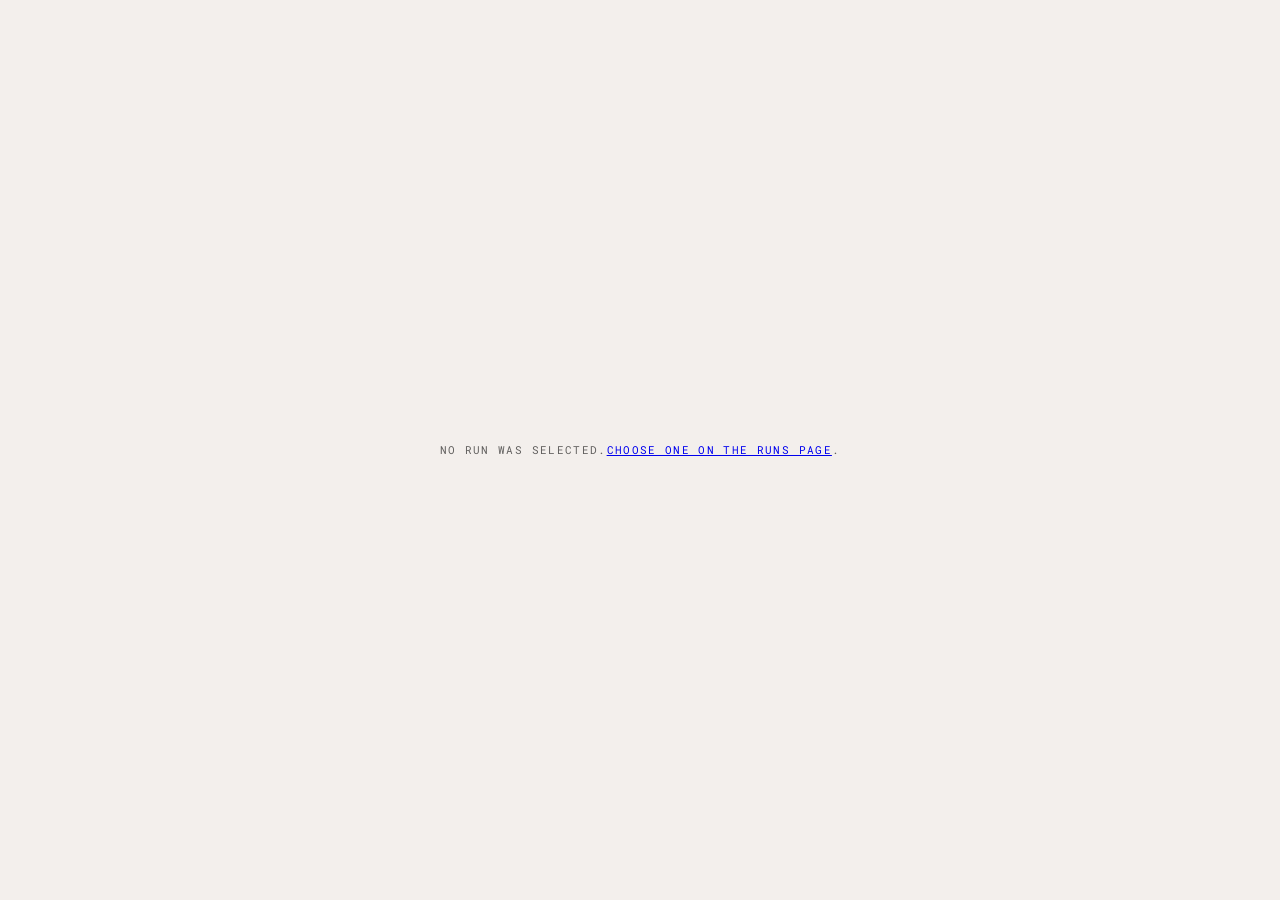
<file: viewer.html>
<!DOCTYPE html>
<html lang="en">
<head>
<meta charset="UTF-8">
<meta name="viewport" content="width=device-width,initial-scale=1">
<meta name="robots" content="noindex, nofollow">
<title>Run Viewer · AI Evaluation Ecosystem</title>
<link rel="icon" type="image/svg+xml" href="favicon.svg">
<!-- Playfair Display stays: the newspaper masthead is a deliberate pastiche,
     not site chrome, so it keeps its own register inside the AIMS theme. It is
     declared in css/fonts.css alongside the others; browsers only download a
     face that rendered text actually uses, so the other four pages do not
     fetch it. -->
<link rel="stylesheet" href="css/fonts.css?v=1">
<link rel="stylesheet" href="css/aims.css?v=3">
<script defer src="js/vendor/d3.v7.min.js"></script>
<script src="js/loader.js?v=1"></script>
<script src="js/boundary.js?v=5"></script>
<style>
/* Reset and body base now live in css/aims.css. */
body{height:100vh;display:flex;flex-direction:column;overflow:hidden;user-select:none}
#trace-panel, #tp-text { user-select: text; }
:is(a, button, select, input, [tabindex]):focus-visible { outline: 2px solid var(--digital-blue); outline-offset: 2px; }
@media (max-height: 560px) { body { min-height: 100vh; height: auto; overflow: auto; } }
/* A phone cannot hold the dashboard in one screen; the panels stack and the
   page scrolls, as it already does for short windows. */
@media (max-width: 720px) { body { min-height: 100vh; height: auto; overflow: auto; } }
@media (max-width: 720px) { .chip { min-height: 24px; padding-top: 5px; padding-bottom: 5px; } }

/* HEADER */
/* flex-wrap: the mono controls and pill nav are wider than what they replaced,
   and this row does not shrink. The viewer is a desktop layout either way, but
   without wrapping the retheme made its narrow-width overflow markedly worse. */
#hdr{min-height:60px;background:var(--ground);border-bottom:1px solid var(--line);
     display:flex;align-items:center;padding:6px 20px;gap:8px 16px;flex-shrink:0;flex-wrap:wrap}
#hdr-title{font-family:var(--rd-mono);font-size:.6rem;letter-spacing:.1em;
           text-transform:uppercase;color:var(--ink-3);text-decoration:none;
           white-space:nowrap;flex-shrink:0;transition:color .2s}
#hdr-title:hover{color:var(--accent)}
#hdr-run{font-family:var(--rd-mono);font-size:.62rem;letter-spacing:.06em;color:var(--ink-3);
         border-left:1px solid var(--line);padding-left:14px;
         max-width:300px;overflow:hidden;text-overflow:ellipsis;white-space:nowrap}
/* The round counter is the one AIMS stat readout on this page: quiet mono
   label, cardinal numeral. The word "Round" is the label, not the value. */
#hdr-round{margin-left:auto;display:flex;align-items:baseline;gap:.45rem;
           font-family:var(--rd-mono);font-size:.62rem;letter-spacing:.12em;
           text-transform:uppercase;color:var(--ink-3);white-space:nowrap}
#hdr-round #rnum{font-size:1.6rem;font-weight:300;letter-spacing:-.01em;
                 text-transform:none;color:var(--accent);
                 font-variant-numeric:tabular-nums;line-height:1}
#hdr-round #rtot{font-size:.7rem;letter-spacing:.06em;text-transform:none;
                 color:var(--ink-3);font-variant-numeric:tabular-nums}
#controls{display:flex;align-items:center;gap:6px;margin-left:8px}
.cbtn{background:none;border:1px solid var(--line);color:var(--ink-2);width:30px;height:30px;
      border-radius:50%;cursor:pointer;font-size:12px;display:flex;align-items:center;
      justify-content:center;transition:border-color .2s,background-color .2s,color .2s;line-height:1}
.cbtn:hover{border-color:var(--line-strong);color:var(--ink)}
.cbtn.on{background:var(--rd-dark);border-color:var(--rd-dark);color:var(--white)}
#speed{background:none;border:1px solid var(--line);color:var(--ink-2);padding:0 .8rem;
       border-radius:30px;font-family:var(--rd-mono);font-size:.62rem;cursor:pointer;
       height:30px}

/* MAIN */
#main{display:flex;flex:1;overflow:hidden;min-height:0}

/* LEFT — orb panel + newspaper */
#orb-panel{width:55%;display:flex;flex-direction:column;border-right:1px solid var(--line);min-width:0}
#orb-top{display:flex;align-items:center;justify-content:space-between;
         padding:8px 18px 3px;flex-shrink:0}
#orb-lbl{font-family:var(--rd-mono);font-size:.62rem;letter-spacing:.14em;
         text-transform:uppercase;color:var(--cool-grey)}
#orb-legend{display:flex;gap:8px;align-items:center}
.leg-prefix{font-family:var(--rd-mono);font-size:.56rem;color:var(--cool-grey);
            letter-spacing:.1em;text-transform:uppercase;white-space:nowrap;margin-right:2px}
.leg-item{display:flex;align-items:center;gap:5px;font-size:.7rem;font-weight:300;color:var(--ink-3)}
.leg-dot{width:8px;height:8px;border-radius:50%}
#orb-svg-wrap{flex:1;display:flex;align-items:center;justify-content:center;min-height:0;padding:0 6px 2px;position:relative;overflow:hidden}
#orb-svg{width:100%;height:100%}
#trace-panel{position:absolute;left:0;right:0;bottom:0;height:220px;
             background:rgba(243,239,236,.97);border-top:2px solid var(--line);
             padding:10px 16px 10px;transform:translateY(100%);
             transition:transform .28s cubic-bezier(.2,.8,.3,1);z-index:10;
             display:flex;flex-direction:column;gap:6px;overflow-y:auto}
#trace-panel.open{transform:translateY(0)}
#tp-hdr{display:flex;align-items:center;justify-content:space-between;flex-shrink:0}
#tp-name{font-family:var(--rd-mono);font-size:.66rem;letter-spacing:.1em;text-transform:uppercase}
#tp-close{background:none;border:none;cursor:pointer;font-size:18px;color:var(--ink-4);
          padding:0;line-height:1;font-family:inherit;margin-left:8px}
#tp-close:hover{color:var(--ink)}
#tp-text{font-size:.8rem;font-weight:300;line-height:1.6;color:var(--ink-2)}
.orb-hit{cursor:pointer}

/* SEGMENT LEGEND */
#seg-legend{display:flex;gap:10px;padding:2px 14px 3px;flex-shrink:0;flex-wrap:wrap}
.seg-leg{display:flex;align-items:center;gap:4px;font-size:.66rem;font-weight:300;color:var(--ink-3)}
.seg-leg-dot{width:7px;height:7px;border-radius:50%;flex-shrink:0}

/* NEWSPAPER */
#newspaper{height:168px;flex-shrink:0;background:var(--ground-2);
           border-top:3px solid var(--ink);overflow:hidden;display:flex;flex-direction:column;
           transform:rotate(-0.3deg);transform-origin:center bottom;
           box-shadow:0 3px 10px rgba(0,0,0,.15)}
#np-masthead{display:flex;flex-direction:column;flex-shrink:0}
.np-hrule{height:1px;background:var(--ink);margin:0 12px}
#np-nameplate{text-align:center;padding:3px 14px 2px}
#np-name{font-family:'Playfair Display',Georgia,serif;font-size:15px;font-weight:900;
         letter-spacing:.16em;text-transform:uppercase;color:var(--ink)}
#np-tagline{font-family:Georgia,'Times New Roman',serif;font-size:7.5px;font-style:italic;
            letter-spacing:.1em;text-transform:uppercase;color:var(--ink-3);margin-top:1px}
#np-metarow{display:flex;align-items:center;justify-content:space-between;
            padding:2px 12px 2px;border-bottom:1px solid var(--ink)}
#np-edition{font-family:Georgia,serif;font-size:8px;font-style:italic;color:var(--ink-2)}
#np-ticker{display:flex;gap:0;align-items:center;font-size:7.5px;
           font-family:'Courier New',monospace;overflow:hidden;max-width:60%}
.tick-item{font-weight:600;white-space:nowrap}
.tick-sep{color:var(--line-strong);margin:0 4px}
#np-cols{flex:1;display:flex;overflow:hidden}
.np-col{flex:1;padding:4px 13px 4px 13px;overflow:hidden;display:flex;flex-direction:column;gap:3px}
.np-hl-main{font-family:'Playfair Display',Georgia,serif;font-size:13px;font-weight:700;
            color:var(--ink);line-height:1.28;
            display:-webkit-box;-webkit-line-clamp:2;-webkit-box-orient:vertical;overflow:hidden}
.np-hl-sub{font-family:'Playfair Display',Georgia,serif;font-size:10px;font-weight:600;
           color:var(--ink);line-height:1.3;
           display:-webkit-box;-webkit-line-clamp:1;-webkit-box-orient:vertical;overflow:hidden}
.np-subdiv{height:1px;background:var(--line-soft);flex-shrink:0}
.np-quiet{font-family:'Playfair Display',Georgia,serif;font-size:10px;
          font-style:italic;color:var(--ink-3)}

/* RIGHT — charts */
#chart-panel{width:45%;display:flex;flex-direction:column;min-width:0}
.csec{flex:1;display:flex;flex-direction:column;padding:10px 14px 6px;
      border-bottom:1px solid var(--line);min-height:0}
.csec:last-child{border-bottom:none}
.clbl{font-family:var(--rd-mono);font-size:.62rem;letter-spacing:.14em;text-transform:uppercase;
      color:var(--cool-grey);margin-bottom:6px;flex-shrink:0}
.cwrap{flex:1;min-height:0;position:relative}
.cwrap svg{width:100%;height:100%;display:block;overflow:visible}

/* FOOTER */
/* 80px held the event log and the scrubber; the third row is the boundary
   line, which stays on screen in a full-window screenshot of the viewer. */
#ftr{min-height:98px;height:auto;background:var(--ground);border-top:1px solid var(--line);
     display:flex;flex-direction:column;justify-content:center;padding:8px 20px;gap:6px;flex-shrink:0}
#evt-log{display:flex;gap:6px;align-items:center;overflow-x:auto;
         scrollbar-width:none;min-height:22px}
#evt-log::-webkit-scrollbar{display:none}
#evt-intro{font-family:var(--rd-mono);font-size:.6rem;letter-spacing:.1em;
           text-transform:uppercase;color:var(--cool-grey);flex-shrink:0}
/* Event chips: pills in mono caps, outlined rather than filled. The two kinds
   stay distinguishable by hue, which the onboarding overlay explains. */
.chip{display:flex;align-items:center;gap:5px;padding:.22rem .75rem;border-radius:30px;
      white-space:nowrap;flex-shrink:0;animation:fadeSlide .35s ease;
      font-family:var(--rd-mono);font-size:.6rem;letter-spacing:.06em}
@keyframes fadeSlide{from{opacity:0;transform:translateX(14px)}to{opacity:1;transform:none}}
.chip.reg     {background:none;color:var(--digital-blue);border:1px solid var(--digital-blue);cursor:pointer}
.chip.reg:hover{background:var(--digital-blue);color:var(--white)}
.chip.incident{background:none;color:#bf6a00;border:1px solid #bf6a00}
.chip-rnd{opacity:.55}
.inc-ring{fill:none;stroke:#bf6a00;stroke-width:2;pointer-events:none;
          transform-box:fill-box;transform-origin:center;opacity:0}
.inc-ring.flash{animation:inc-flash 1.4s ease-out forwards}
@keyframes inc-flash{
  0%  {transform:scale(1);   opacity:.85}
  100%{transform:scale(1.55);opacity:0}
}
#scrub-row{display:flex;align-items:center;gap:10px}
#scrubber{flex:1;-webkit-appearance:none;appearance:none;height:3px;
          background:var(--line);border-radius:2px;cursor:pointer}
#scrubber::-webkit-slider-thumb{-webkit-appearance:none;width:12px;height:12px;
  border-radius:50%;background:var(--accent);cursor:pointer;box-shadow:0 0 0 3px rgba(140,21,21,.2)}
#scrubber::-moz-range-thumb{width:12px;height:12px;border-radius:50%;
  background:var(--accent);border:none;cursor:pointer}
#scrub-lbl{font-family:var(--rd-mono);font-size:.62rem;color:var(--ink-3);
           font-variant-numeric:tabular-nums;min-width:56px;text-align:right}
/* SPOTLIGHT TOUR */
#spotlight-overlay{position:fixed;inset:0;z-index:100;display:none}
#spotlight-overlay.active{display:block}
#spotlight-svg{position:fixed;inset:0;width:100%;height:100%;pointer-events:none}
.spot-label{position:fixed;background:var(--surface);border:1px solid var(--line);
  padding:11px 13px;max-width:210px;font-size:.78rem;font-weight:300;line-height:1.5;color:var(--ink);
  box-shadow:0 10px 24px #40141524;pointer-events:none}
.spot-label b{color:var(--ink);font-weight:500}
.spot-label .slbl-head{font-family:var(--rd-mono);font-size:.58rem;letter-spacing:.12em;
  text-transform:uppercase;color:var(--cool-grey);margin-bottom:5px}
/* The AIMS primary button: black pill, cardinal on hover. */
#spot-dismiss{position:fixed;bottom:24px;left:50%;transform:translateX(-50%);
  background:var(--rd-dark);color:var(--white);border:1px solid var(--rd-dark);border-radius:30px;
  padding:.55rem 1.6rem;font-family:var(--rd-mono);font-size:.66rem;letter-spacing:.08em;
  text-transform:uppercase;cursor:pointer;z-index:101;
  transition:background-color .25s,border-color .25s;
  box-shadow:0 4px 16px rgba(0,0,0,.3)}
#spot-dismiss:hover{background:var(--accent);border-color:var(--accent)}
#guide-btn{background:none;border:1px solid var(--line);border-radius:50%;width:24px;height:24px;
  font-size:10px;cursor:pointer;color:var(--ink-3);font-family:inherit;line-height:1;
  display:flex;align-items:center;justify-content:center;flex-shrink:0;margin-left:6px;
  transition:border-color .2s,color .2s}
#guide-btn:hover{border-color:var(--line-strong);color:var(--ink)}
#hdr-back{font-family:var(--rd-mono);font-size:.6rem;letter-spacing:.08em;
  text-transform:uppercase;color:var(--ink-3);text-decoration:none;
  border:1px solid var(--line);border-radius:30px;padding:.26rem .75rem;
  margin-right:4px;white-space:nowrap;transition:border-color .2s,color .2s}
#hdr-back:hover{color:var(--ink);border-color:var(--line-strong)}
.hdr-context{font-size:.85rem;color:var(--ink);text-decoration:none;font-weight:500;
  white-space:nowrap;border-radius:9999px;padding:.35rem .75rem;
  transition:background-color .2s,color .2s}
.hdr-context:hover{background:var(--accent);color:var(--white)}
#viewer-loading{position:fixed;inset:0;background:var(--ground);display:flex;
  align-items:center;justify-content:center;z-index:200;font-family:var(--rd-mono);
  font-size:.7rem;letter-spacing:.12em;text-transform:uppercase;color:var(--ink-3)}</style>
</head>
<body>

<div id="viewer-loading">Loading run…</div>
<div id="spotlight-overlay"></div>

<div id="hdr">
  <a id="hdr-title" href="index.html">The AI Evaluation Ecosystem</a>
  <a id="hdr-back" href="explorer.html">← Runs</a><div id="hdr-run"></div>
  <a class="hdr-context" href="index.html">Ecosystem</a>
  <a class="hdr-context" href="simulation.html">Simulation</a>
  <div id="hdr-round">Round <span id="rnum">0</span><span id="rtot"></span></div>
  <div id="controls">
    <button class="cbtn" id="btn-restart" title="Restart" aria-label="Restart from round 0">&#10226;</button>
    <button class="cbtn" id="btn-prev" title="Previous" aria-label="Previous round">&#9664;</button>
    <button class="cbtn" id="btn-play" title="Play / Pause" aria-label="Play">&#9654;</button>
    <button class="cbtn" id="btn-next" title="Next" aria-label="Next round">&#9654;&#9474;</button>
    <select id="speed" aria-label="Playback speed">
      <option value="1800">0.5&times;</option>
      <option value="1200" selected>1&times;</option>
      <option value="600">2&times;</option>
      <option value="250">4&times;</option>
    </select>
    <button id="guide-btn" title="How to read this" aria-label="How to read this page">?</button>
  </div>
</div>

<div id="main">
  <div id="orb-panel">
    <div id="orb-top">
      <div id="orb-lbl">Providers &middot; size = market share</div>
      <div id="orb-legend">
        <span class="leg-prefix">Portfolio split:</span>
        <svg viewBox="-14 -14 28 28" width="24" height="24" style="vertical-align:middle;flex-shrink:0">
          <path d="M 0,-10 A 10,10 0 0,1 8.66,5 L 5.196,3 A 6,6 0 0,0 0,-6 Z" fill="#5a7aa8" stroke="#f3efec" stroke-width="1"/>
          <path d="M 8.66,5 A 10,10 0 0,1 -8.66,5 L -5.196,3 A 6,6 0 0,0 5.196,3 Z" fill="#5a9a72" stroke="#f3efec" stroke-width="1"/>
          <path d="M -8.66,5 A 10,10 0 0,1 0,-10 L 0,-6 A 6,6 0 0,0 -5.196,3 Z" fill="#c47a3c" stroke="#f3efec" stroke-width="1"/>
        </svg>
        <div class="leg-item"><div class="leg-dot" style="background:#5a7aa8"></div>R&amp;D</div>
        <div class="leg-item"><div class="leg-dot" style="background:#5a9a72"></div>Safety</div>
        <div class="leg-item"><div class="leg-dot" style="background:#c47a3c"></div>Product</div>
      </div>
    </div>
    <div id="orb-svg-wrap">
      <svg id="orb-svg" viewBox="0 0 540 330" preserveAspectRatio="xMidYMid meet"></svg>
      <div id="trace-panel">
        <div id="tp-hdr">
          <div id="tp-name"></div>
          <button id="tp-close" aria-label="Close reasoning panel">&#215;</button>
        </div>
        <div id="tp-text"></div>
      </div>
    </div>
    <div id="seg-legend"></div>
    <div id="newspaper">
      <div id="np-masthead">
        <div class="np-hrule"></div>
        <div id="np-nameplate">
          <div id="np-name">The Eval Times</div>
          <div id="np-tagline">All the simulation that&rsquo;s fit to print</div>
        </div>
        <div class="np-hrule"></div>
        <div id="np-metarow">
          <span id="np-edition">Vol. I &middot; Round 0</span>
          <div id="np-ticker"></div>
        </div>
      </div>
      <div id="np-cols">
        <div class="np-col" id="np-col1"></div>
      </div>
      <div id="np-note" style="font-size:11px;font-style:italic;opacity:.7;margin-top:6px;">Headlines and reasoning text are generated by the simulation's language-model actors. The providers are fictional, and no real organization named in the text took part.</div>
    </div>
  </div>

  <div id="chart-panel">
    <div class="csec">
      <div class="clbl">Market Share</div>
      <div class="cwrap" id="share-wrap"></div>
    </div>
    <div class="csec">
      <div class="clbl">Score &minus; Satisfaction Gap</div>
      <div class="cwrap" id="gap-wrap"></div>
    </div>
  </div>
</div>

<div id="ftr">
  <div id="evt-log"><span id="evt-intro">Events &middot;</span></div>
  <div id="scrub-row">
    <input type="range" id="scrubber" min="0" value="0" aria-label="Round">
    <div id="scrub-lbl">0 / 0</div>
  </div>
  <div data-boundary class="rd-boundary-compact"></div>
</div>

<script type="module">
const _p   = new URLSearchParams(location.search);
const _run = _p.get('run') || '';
if (!_run) {
  document.getElementById('viewer-loading').innerHTML =
    'No run was selected. <a href="explorer.html">Choose one on the runs page</a>.';
  throw new Error('no run param');
}
/* Path is <bucket>/llm/<model>/<cond>/seed_N or <bucket>/heuristic/<cond>/seed_N */
const _parts       = _run.split('/').filter(Boolean);
const _isHeuristic = _parts[1] !== 'llm';
const _runModel    = _isHeuristic ? null : _parts[2];
const _runCond     = _parts[_parts.length - 2] || '';
const _runSeed     = (_parts[_parts.length - 1] || '').replace('seed_', '');
const _MODEL_LABELS = {
  'claude-sonnet-4-6': 'Sonnet 4.6', 'claude-opus-4-6': 'Opus 4.6',
  'gpt-5.5-2026-04-23': 'GPT-5.5',
};
const _modelLabel = _isHeuristic ? 'Heuristic' : (_MODEL_LABELS[_runModel] || _runModel);
const _condLabel  = _runCond.replace(/__/g, ' · ').replace(/_/g, ' ');
// the header used to print raw path segments ("s5_aligned_private_only /
// seed_42"); show the same words without the file-path shape
document.getElementById('hdr-run').textContent =
  _condLabel + ' · seed ' + _runSeed + ' · ' + _modelLabel;
document.title = _condLabel + ' seed ' + _runSeed + ' · Run Viewer';
let SIM;
try {
  SIM = await Evaluarium.loadRun(_run);
} catch (e) {
  // visitor copy only; the run path and status code stay in the console
  document.getElementById('viewer-loading').innerHTML =
    'This run could not be loaded. Please try again, or <a href="explorer.html">go back to the runs page</a>.';
  console.error('run load failed:', _run, e);
  throw e;
}
document.getElementById('viewer-loading').style.display = 'none';
const providers = SIM.providers;
const colors    = SIM.colors;
const frames    = SIM.frames;
const N         = SIM.n;
const DOT_CATS       = SIM.dot_cats;
const DOT_ENTERPRISE = SIM.dot_enterprise;
const N_DOTS         = DOT_CATS.length;

const GRID = [
  [90,  104], [270, 104], [450, 104],
  [90,  238], [270, 238], [450, 238],
];
const SEG_CLR = ["#5a7aa8", "#5a9a72", "#c47a3c"];
const MAX_R   = 56;


const CATEGORY_META = {
  tech:         { color:"#8c1515", label:"Tech" },
  professional: { color:"#3d7a5a", label:"Professional" },
  health:       { color:"#8a3a3a", label:"Health & Gov" },
  consumer:     { color:"#8a5a7a", label:"Consumer" },
  research:     { color:"#c46a3c", label:"Research" },
};

let cur     = 0;
let playing = false;
let timer   = null;
let delay   = 1200;

const REDUCED_MOTION = matchMedia("(prefers-reduced-motion: reduce)").matches;

let activeTrace  = null;
let traceWasPlay = false;

function updateTraceContent(prov, pIdx) {
  const raw  = ((frames[cur].traces || {})[prov] || "").trim();
  const fallback = _isHeuristic
    ? "Heuristic run: this provider follows fixed decision rules, so there is no reasoning text."
    : "No reasoning recorded this round.";
  document.getElementById("tp-name").textContent = prov;
  document.getElementById("tp-name").style.color = colors[pIdx];
  document.getElementById("tp-text").textContent = raw || fallback;
}

function showTrace(prov, pIdx) {
  updateTraceContent(prov, pIdx);
  document.getElementById("trace-panel").classList.add("open");
  if (activeTrace !== prov) {
    if (playing) { traceWasPlay = true; stopPlay(); }
    activeTrace = prov;
  }
}

function dismissTrace() {
  document.getElementById("trace-panel").classList.remove("open");
  activeTrace = null;
  if (traceWasPlay) { traceWasPlay = false; startPlay(); }
}

function toggleTrace(prov, pIdx) {
  activeTrace === prov ? dismissTrace() : showTrace(prov, pIdx);
}

function showRegTrace(text, round) {
  document.getElementById("tp-name").textContent = "Regulator · Round " + round;
  document.getElementById("tp-name").style.color = "#000000cc";
  document.getElementById("tp-text").textContent = text || "No reasoning recorded.";
  document.getElementById("trace-panel").classList.add("open");
  if (activeTrace !== "REGULATOR") {
    if (playing) { traceWasPlay = true; stopPlay(); }
    activeTrace = "REGULATOR";
  }
}

document.getElementById("rtot").textContent = " / " + (N - 1);
document.getElementById("scrubber").max = N - 1;

/* ---- Derived series ---- */

const shareMatrix = frames.map(f => providers.map(p => f.shares[p] || 0));
const gapMatrix   = frames.map(f => providers.map(p => (f.scores[p] || 0) - (f.sat[p] || 0)));

/* ---- Rank helpers ---- */

function getRanks(scores) {
  const sorted = providers.slice().sort((a, b) => (scores[b] || 0) - (scores[a] || 0));
  const out = {};
  sorted.forEach((p, i) => { out[p] = i + 1; });
  return out;
}

/* ---- Dot offsets (golden angle, fixed per dot index) ---- */

const DOT_OFFSETS = Array.from({length: N_DOTS}, (_, i) => {
  const angle = ((i * 137.508) % 360) * Math.PI / 180;
  const r     = 62 + (i % 5) * 5;
  return [r * Math.cos(angle), r * Math.sin(angle)];
});

/* ---- ORB SVG ---- */

const orbSVG = d3.select("#orb-svg");

const defs = orbSVG.append("defs");
providers.forEach((p, i) => {
  const f = defs.append("filter")
    .attr("id","ds"+i).attr("x","-20%").attr("y","-20%")
    .attr("width","140%").attr("height","140%");
  f.append("feDropShadow").attr("dx",0).attr("dy",2).attr("stdDeviation",4)
   .attr("flood-color","rgba(0,0,0,.14)");
});

const dotLayer = orbSVG.append("g").attr("class","dot-layer");
const orbLayer = orbSVG.append("g").attr("class","orb-layer");

const dotSymCircle = d3.symbol().type(d3.symbolCircle).size(14);
const dotSymSquare = d3.symbol().type(d3.symbolSquare).size(22);

const dots = dotLayer.selectAll(".cdot")
  .data(d3.range(N_DOTS)).join("path")
  .attr("class","cdot")
  .attr("d", i => DOT_ENTERPRISE[i] ? dotSymSquare() : dotSymCircle())
  .attr("transform","translate(-200,-200)")
  .attr("opacity",.75)
  .attr("stroke","rgba(0,0,0,.18)").attr("stroke-width",.5);

const orbs = orbLayer.selectAll(".orb")
  .data(providers).join("g")
  .attr("class","orb")
  .attr("transform",(d,i) => `translate(${GRID[i][0]},${GRID[i][1]})`);

orbs.each(function(prov, i) {
  const g = d3.select(this);
  const c = colors[i];
  const bx = -MAX_R * 0.86, by = -MAX_R * 0.98;

  g.append("circle").attr("class","o-bg").attr("r",MAX_R)
   .attr("fill",c).attr("opacity",.18)
   .attr("stroke",c).attr("stroke-width",1.5).attr("stroke-opacity",.45)
   .attr("filter",`url(#ds${i})`);
  ["o-rd","o-saf","o-prd"].forEach(cls => g.append("path").attr("class",cls).attr("fill","none"));
  g.append("circle").attr("class","o-inner").attr("r",MAX_R*0.62).attr("fill",c).attr("opacity",.14);

  const shortName = prov.replace(" Labs","").replace(" AI","").replace(" Systems","");
  g.append("text").attr("class","o-name").attr("text-anchor","middle").attr("dy","-11")
   .attr("font-size","9.5").attr("font-weight","500").attr("fill","#00000099").attr("letter-spacing",".05em")
   .text(shortName);
  g.append("text").attr("class","o-score-lbl").attr("text-anchor","middle").attr("dy","-3")
   .attr("font-size","6.5").attr("font-weight","600").attr("fill","#00000099")
   .attr("letter-spacing",".06em").attr("text-transform","uppercase").text("score");
  g.append("text").attr("class","o-score").attr("text-anchor","middle").attr("dy","9")
   .attr("font-size","14").attr("font-weight","700").attr("fill","#000000");
  g.append("text").attr("class","o-share").attr("text-anchor","middle").attr("dy","23")
   .attr("font-size","9").attr("fill","#00000099");

  g.append("rect").attr("class","o-rank-bg")
   .attr("x",bx-10).attr("y",by-8).attr("width",36).attr("height",14).attr("rx",3)
   .attr("fill","rgba(255,255,255,.88)").attr("stroke","#0000001f").attr("stroke-width",".6");
  g.append("text").attr("class","o-rank-num").attr("x",bx).attr("y",by+2)
   .attr("text-anchor","start").attr("font-size","9").attr("font-weight","700").attr("fill","#00000099");
  g.append("text").attr("class","o-delta").attr("x",bx+18).attr("y",by+2)
   .attr("text-anchor","start").attr("font-size","8.5").attr("font-weight","700").attr("fill","#00000099");

  g.append("circle").attr("class","inc-ring").attr("r", MAX_R + 10).attr("opacity", 0);

  g.append("circle").attr("class","orb-hit").attr("r", MAX_R * 1.35)
   .attr("fill","transparent")
   .attr("tabindex", 0).attr("role", "button")
   .attr("aria-label", prov + ": open reasoning")
   .on("click", function(event) { event.stopPropagation(); toggleTrace(prov, i); })
   .on("keydown", function(event) {
     if (event.key === "Enter" || event.key === " ") {
       event.preventDefault(); event.stopPropagation(); toggleTrace(prov, i);
     }
   });
});

const arcGen = d3.arc();

function rScale(share) {
  const base = 1 / providers.length;
  return Math.max(28, Math.min(MAX_R, 28 + (MAX_R - 28) * (share / (base * 2.2))));
}

function updateOrbs(frame, r) {
  const td = Math.min(delay * 0.75, 900);
  const t  = d3.transition().duration(td).ease(d3.easeCubicInOut);
  const currRanks = getRanks(frame.scores);
  const prevRanks = r > 0 ? getRanks(frames[r-1].scores) : currRanks;

  orbs.each(function(prov) {
    const g   = d3.select(this);
    const r_  = rScale(frame.shares[prov] || 0);
    const seg = frame.portfolio[prov] || { rd:.6, safety:.2, product:.2 };
    g.select(".o-bg").transition(t).attr("r",r_);
    g.select(".o-inner").transition(t).attr("r",r_*0.62);
    const vals = [seg.rd||0, seg.safety||0, seg.product||0];
    let a0 = -Math.PI/2;
    [".o-rd",".o-saf",".o-prd"].forEach((cls,j) => {
      const a1     = a0 + vals[j]*2*Math.PI;
      const next   = {innerRadius:r_-7, outerRadius:r_, startAngle:a0, endAngle:a1};
      const node   = g.select(cls).node();
      const prev   = node._arc || next;
      node._arc    = next;
      g.select(cls).attr("fill",SEG_CLR[j]).attr("opacity",.9)
       .transition(t)
       .attrTween("d", () => { const interp=d3.interpolate(prev,next); return tt=>arcGen(interp(tt)); });
      a0 = a1;
    });
    g.select(".o-score").text((frame.scores[prov]||0).toFixed(3));
    g.select(".o-share").text(((frame.shares[prov]||0)*100).toFixed(1)+"%");
    const rank  = currRanks[prov];
    const delta = prevRanks[prov] - rank;
    g.select(".o-rank-num").text("#"+rank).attr("fill", rank===1 ? "#8a5a2a" : "#00000099");
    if (delta > 0)      g.select(".o-delta").text("▲"+delta).attr("fill","#3d7a5a");
    else if (delta < 0) g.select(".o-delta").text("▼"+Math.abs(delta)).attr("fill","#8a3a3a");
    else                g.select(".o-delta").text("").attr("fill","#00000099");

    if ((frame.incidents || {})[prov]) {
      if (REDUCED_MOTION) {
        g.select(".inc-ring").style("opacity", .85);
      } else {
        const ring = g.select(".inc-ring").node();
        ring.classList.remove("flash");
        void ring.offsetWidth;
        ring.classList.add("flash");
      }
    } else if (REDUCED_MOTION) {
      g.select(".inc-ring").style("opacity", 0);
    }
  });
}

/* ---- Consumer dots ---- */

function updateDots(frame) {
  const td   = Math.min(delay * 0.75, 900);
  const t    = d3.transition().duration(td).ease(d3.easeCubicInOut);
  const provs = frame.dot_provs;

  dots.each(function(i) {
    const pIdx = provs[i];
    if (pIdx < 0 || pIdx >= GRID.length) return;
    const [gx, gy] = GRID[pIdx];
    const [ox, oy] = DOT_OFFSETS[i];
    const cat  = DOT_CATS[i];
    const meta = CATEGORY_META[cat] || CATEGORY_META.consumer;
    d3.select(this)
      .attr("fill", meta.color)
      .transition(t)
      .attr("transform", `translate(${gx + ox},${gy + oy})`);
  });
}

function buildSegLegend() {
  const el = document.getElementById("seg-legend");
  Object.entries(CATEGORY_META).forEach(([cat, meta]) => {
    const item = document.createElement("div");
    item.className = "seg-leg";
    item.innerHTML = `<div class="seg-leg-dot" style="background:${meta.color}"></div>${meta.label}`;
    el.appendChild(item);
  });
  const sep = document.createElement("div");
  sep.style.cssText = "width:1px;background:#0000001f;margin:1px 4px;align-self:stretch;flex-shrink:0";
  el.appendChild(sep);
  const dPath = d3.symbol().type(d3.symbolSquare).size(22)();
  const cPath = d3.symbol().type(d3.symbolCircle).size(14)();
  [{path: dPath, label: "Enterprise"}, {path: cPath, label: "Consumer"}].forEach(({path, label}) => {
    const item = document.createElement("div");
    item.className = "seg-leg";
    item.innerHTML = `<svg width="12" height="12" viewBox="-6 -6 12 12" style="flex-shrink:0"><path d="${path}" fill="#00000099"/></svg>${label}`;
    el.appendChild(item);
  });
}

/* ---- Charts ---- */

let shareCtx = null, gapCtx = null;

function buildShareChart(el, incidentData) {
  const W = el.clientWidth||400, H = el.clientHeight||160;
  const m = {t:6,r:14,b:30,l:30};
  const w = W-m.l-m.r, h = H-m.t-m.b;
  const sv = d3.select(el).append("svg").attr("width",W).attr("height",H);
  const g  = sv.append("g").attr("transform",`translate(${m.l},${m.t})`);
  const x  = d3.scaleLinear().domain([0,N-1]).range([0,w]);
  const y  = d3.scaleLinear().domain([0,1]).range([h,0]);
  const stk = d3.stack().keys(d3.range(providers.length)).value((d,k)=>d[k]);
  g.selectAll(".sa").data(stk(shareMatrix)).join("path").attr("class","sa")
   .attr("d",d3.area().x((d,i)=>x(i)).y0(d=>y(d[0])).y1(d=>y(d[1])).curve(d3.curveCatmullRom.alpha(.5)))
   .attr("fill",(d,i)=>colors[i]).attr("opacity",.72);
  g.append("g").attr("transform",`translate(0,${h})`)
   .call(d3.axisBottom(x).ticks(Math.min(N,8)).tickSize(0).tickPadding(5))
   .call(a=>a.select(".domain").attr("stroke","#0000001f"))
   .call(a=>a.selectAll("text").attr("fill","#00000099").attr("font-size","8"));
  g.append("g")
   .call(d3.axisLeft(y).ticks(3).tickFormat(d3.format(".0%")).tickSize(-w))
   .call(a=>a.select(".domain").remove())
   .call(a=>a.selectAll(".tick line").attr("stroke","#00000014").attr("stroke-dasharray","2,3"))
   .call(a=>a.selectAll("text").attr("fill","#00000099").attr("font-size","8").attr("dx","-2"));

  const byRound = d3.group(incidentData, d => d.r);
  const midy = h / 2;
  byRound.forEach((incs, r) => {
    const n  = incs.length;
    const cx = x(r);
    incs.forEach((inc, i) => {
      const ox = n === 1 ? 0 : (i - (n-1)/2) * 8;
      const tx = cx + ox;
      g.append("path")
       .attr("d", `M ${tx},${midy-6} L ${tx-4},${midy+3} L ${tx+4},${midy+3} Z`)
       .attr("fill", colors[inc.pIdx])
       .attr("opacity", .72)
       .attr("stroke", "rgba(243,239,236,.5)").attr("stroke-width", .6)
       .append("title").text(`${providers[inc.pIdx]} · incident R${r}`);
    });
  });

  const nl = g.append("line").attr("y1",0).attr("y2",h)
   .attr("stroke","#000000cc").attr("stroke-width",1.2).attr("opacity",.4).attr("stroke-dasharray","3,3");
  return {x,nl};
}

function buildGapChart(el) {
  const W = el.clientWidth||400, H = el.clientHeight||160;
  const m = {t:6,r:14,b:22,l:38};
  const w = W-m.l-m.r, h = H-m.t-m.b;
  const allG = gapMatrix.flat();
  const yMin = Math.min(0,d3.min(allG)), yMax = Math.max(0,d3.max(allG));
  const pad  = (yMax-yMin)*0.12;
  const sv = d3.select(el).append("svg").attr("width",W).attr("height",H);
  const g  = sv.append("g").attr("transform",`translate(${m.l},${m.t})`);
  const x  = d3.scaleLinear().domain([0,N-1]).range([0,w]);
  const y  = d3.scaleLinear().domain([yMin-pad,yMax+pad]).range([h,0]);
  const ln = d3.line().x((d,i)=>x(i)).y(d=>y(d)).curve(d3.curveCatmullRom.alpha(.5));
  providers.forEach((p,i) => {
    g.append("path").datum(gapMatrix.map(row=>row[i]))
     .attr("fill","none").attr("stroke",colors[i]).attr("stroke-width",2).attr("opacity",.8).attr("d",ln);
  });
  g.append("line").attr("x1",0).attr("x2",w).attr("y1",y(0)).attr("y2",y(0))
   .attr("stroke","#0000001f").attr("stroke-width",1).attr("stroke-dasharray","4,4");
  g.append("text").attr("x",2).attr("y",y(0)-4).attr("fill","#0000001f").attr("font-size","8").text("0");
  g.append("g").attr("transform",`translate(0,${h})`)
   .call(d3.axisBottom(x).ticks(Math.min(N,8)).tickSize(0).tickPadding(5))
   .call(a=>a.select(".domain").attr("stroke","#0000001f"))
   .call(a=>a.selectAll("text").attr("fill","#00000099").attr("font-size","8"));
  g.append("g")
   .call(d3.axisLeft(y).ticks(4).tickSize(-w))
   .call(a=>a.select(".domain").remove())
   .call(a=>a.selectAll(".tick line").attr("stroke","#00000014").attr("stroke-dasharray","2,3"))
   .call(a=>a.selectAll("text").attr("fill","#00000099").attr("font-size","8").attr("dx","-2"));
  const nl = g.append("line").attr("y1",0).attr("y2",h)
   .attr("stroke","#000000cc").attr("stroke-width",1.2).attr("opacity",.4).attr("stroke-dasharray","3,3");
  return {x,nl};
}

function moveNow(r) {
  if (shareCtx) shareCtx.nl.attr("x1",shareCtx.x(r)).attr("x2",shareCtx.x(r));
  if (gapCtx)   gapCtx.nl.attr("x1",gapCtx.x(r)).attr("x2",gapCtx.x(r));
}

/* ---- Media state ---- */


/* ---- Newspaper ---- */

function escapeHTML(t) {
  return String(t).replace(/&/g, "&amp;").replace(/</g, "&lt;").replace(/>/g, "&gt;");
}

function colorizeProviders(text) {
  let out = escapeHTML(text);
  providers.forEach((p, i) => {
    const escaped = p.replace(/[.*+?^${}()|[\]\\]/g, "\\$&");
    out = out.replace(new RegExp(`\\b${escaped}\\b`, "g"),
      `<span style="color:${colors[i]};font-weight:700">${p}</span>`);
  });
  return out;
}

function hlMain(text) {
  return `<div class="np-hl-main">${colorizeProviders(text)}</div>`;
}
function hlSub(text) {
  return `<div class="np-hl-sub">${colorizeProviders(text)}</div>`;
}
function subdiv() { return `<div class="np-subdiv"></div>`; }
function quiet(text) { return `<div class="np-quiet">${text}</div>`; }

function updateNewspaper(frame, r) {
  document.getElementById("np-edition").innerHTML = `Vol. I &middot; Round ${r}`;

  const prevFund = r > 0 ? (frames[r-1].cum_funding||{}) : {};
  const tickerHTML = providers.map((p, i) => {
    const cf   = (frame.cum_funding||{})[p] || 0;
    const prev = prevFund[p] || 0;
    const cfStr = cf >= 1e9 ? `$${(cf/1e9).toFixed(1)}B`
                : cf >= 1e6 ? `$${Math.round(cf/1e6)}M`
                : cf > 0   ? `$${Math.round(cf/1e3)}K`
                : "$0";
    const arrow = cf > prev ? "&#9650;" : "&ndash;";
    const short = p.replace(" Labs","").replace(" AI","").replace(" Systems","");
    return `<span class="tick-item" style="color:${colors[i]}">${short}&nbsp;${cfStr}&nbsp;${arrow}</span>`;
  }).join('<span class="tick-sep">&middot;</span>');
  document.getElementById("np-ticker").innerHTML = tickerHTML;

  const hls = frame.headlines;
  const col = document.getElementById("np-col1");
  if (hls.length === 0) {
    col.innerHTML = quiet("No major headlines this round.");
    return;
  }
  const parts = [];
  hls.forEach((h, i) => {
    if (i > 0) parts.push(subdiv());
    parts.push(i === 0 ? hlMain(h) : hlSub(h));
  });
  col.innerHTML = parts.join("");
}

/* ---- Event log chips ---- */

const MAX_CHIPS = 14;
const renderedChipRounds = new Set();

function pushEvents(frame, r) {
  const log = document.getElementById("evt-log");
  // Scrubbed backwards: drop chips from rounds after r so they re-render on replay.
  [...log.querySelectorAll(".chip")].forEach(ch => {
    if (+ch.dataset.round > r) ch.remove();
  });
  renderedChipRounds.forEach(rr => { if (rr > r) renderedChipRounds.delete(rr); });
  // Ask the DOM, not the Set: MAX_CHIPS pruning removes old chips while their
  // rounds stay marked rendered, so scrubbing back past the prune point used to
  // wipe the log and leave it empty until you stepped forward again.
  if (log.querySelector('.chip[data-round="' + r + '"]')) return;
  renderedChipRounds.add(r);
  frame.events.forEach(ev => {
    const chip = document.createElement("div");
    chip.className = "chip " + ev.kind;
    chip.dataset.round = r;
    chip.innerHTML = `<span class="chip-rnd">R${r}</span> ${ev.text}`;
    if (ev.kind === "reg" && ev.trace) {
      chip.setAttribute("tabindex", "0");
      chip.setAttribute("role", "button");
      chip.setAttribute("aria-label", "Regulator, round " + (ev.round ?? r) + ": open reasoning");
      chip.addEventListener("click", () => showRegTrace(ev.trace, ev.round ?? r));
      chip.addEventListener("keydown", e => {
        if (e.key === "Enter" || e.key === " ") {
          e.preventDefault(); showRegTrace(ev.trace, ev.round ?? r);
        }
      });
    }
    log.appendChild(chip);
    while (log.children.length > MAX_CHIPS + 1) log.removeChild(log.children[1]);
    log.scrollLeft = log.scrollWidth;
  });
}

/* ---- Render ---- */

function render(r) {
  const frame = frames[r];
  if (activeTrace !== null) {
    const pIdx = providers.indexOf(activeTrace);
    if (pIdx >= 0) updateTraceContent(activeTrace, pIdx);
  }
  updateOrbs(frame, r);
  updateDots(frame);
  moveNow(r);
  updateNewspaper(frame, r);
  pushEvents(frame, r);
  document.getElementById("rnum").textContent      = r;
  document.getElementById("scrubber").value        = r;
  document.getElementById("scrub-lbl").textContent = r + " / " + (N - 1);
}

/* ---- Playback ---- */

function advance() {
  if (cur >= N - 1) { stopPlay(); return; }
  cur++; render(cur);
}

function startPlay() {
  playing = true;
  document.getElementById("btn-play").innerHTML = "&#9646;&#9646;";
  document.getElementById("btn-play").setAttribute("aria-label", "Pause");
  document.getElementById("btn-play").classList.add("on");
  timer = setInterval(advance, delay);
}

function stopPlay() {
  playing = false;
  clearInterval(timer); timer = null;
  document.getElementById("btn-play").innerHTML = "&#9654;";
  document.getElementById("btn-play").setAttribute("aria-label", "Play");
  document.getElementById("btn-play").classList.remove("on");
}

document.getElementById("btn-restart").addEventListener("click", () => {
  stopPlay(); cur = 0; render(0); startPlay();
});
document.getElementById("btn-play").addEventListener("click", () => {
  if (cur >= N - 1) cur = 0;
  playing ? stopPlay() : startPlay();
});
document.getElementById("btn-prev").addEventListener("click", () => {
  stopPlay(); if (cur > 0) { cur--; render(cur); }
});
document.getElementById("btn-next").addEventListener("click", () => {
  stopPlay(); if (cur < N - 1) { cur++; render(cur); }
});
document.getElementById("speed").addEventListener("change", e => {
  delay = parseInt(e.target.value);
  if (playing) { clearInterval(timer); timer = setInterval(advance, delay); }
});
document.getElementById("scrubber").addEventListener("input", e => {
  stopPlay(); cur = parseInt(e.target.value); render(cur);
});

/* ---- Init ---- */

document.getElementById("tp-close").addEventListener("click", dismissTrace);
document.getElementById("trace-panel").addEventListener("click", e => e.stopPropagation());
document.getElementById("orb-svg-wrap").addEventListener("click", () => { if (activeTrace) dismissTrace(); });

/* ---- Spotlight tour ---- */
let _spotlightFirstDismiss = true;
function hideSpotlight() {
  const ov = document.getElementById("spotlight-overlay");
  ov.classList.remove("active");
  ov.innerHTML = "";
  sessionStorage.setItem("tour_done", "1");
  if (_spotlightFirstDismiss) {
    _spotlightFirstDismiss = false;
    if (!REDUCED_MOTION) startPlay();
  }
}

function showSpotlight() {
  const ov = document.getElementById("spotlight-overlay");
  ov.innerHTML = "";
  ov.classList.add("active");

  const svgEl = document.getElementById("orb-svg");
  const ctm   = svgEl.getScreenCTM();
  const pt    = svgEl.createSVGPoint();
  pt.x = 90; pt.y = 104;
  const sp  = pt.matrixTransform(ctm);
  const orbX = sp.x, orbY = sp.y;
  const orbR = MAX_R * Math.sqrt(ctm.a * ctm.a + ctm.b * ctm.b) * 1.35;

  const segR   = document.getElementById("seg-legend").getBoundingClientRect();
  const csecs  = document.querySelectorAll(".csec");
  const shrR   = csecs[0].getBoundingClientRect();
  const gapR   = csecs[1].getBoundingClientRect();
  const shrWrapR = document.getElementById("share-wrap").getBoundingClientRect();
  const gapWrapR = document.getElementById("gap-wrap").getBoundingClientRect();
  const evtR   = document.getElementById("evt-log").getBoundingClientRect();
  const W = window.innerWidth, H = window.innerHeight;
  const pad = 10;

  const NS = "http://www.w3.org/2000/svg";
  const svg = document.createElementNS(NS, "svg");
  svg.id = "spotlight-svg";

  const defs = document.createElementNS(NS, "defs");
  const mask = document.createElementNS(NS, "mask");
  mask.id = "smask";
  const base = document.createElementNS(NS, "rect");
  base.setAttribute("width","100%"); base.setAttribute("height","100%");
  base.setAttribute("fill","white");
  mask.appendChild(base);

  function cutCircle(cx, cy, r) {
    const c = document.createElementNS(NS, "circle");
    c.setAttribute("cx", cx); c.setAttribute("cy", cy); c.setAttribute("r", r);
    c.setAttribute("fill","black"); mask.appendChild(c);
  }
  function cutRect(x, y, w, h) {
    const r = document.createElementNS(NS, "rect");
    r.setAttribute("x", x); r.setAttribute("y", y);
    r.setAttribute("width", w); r.setAttribute("height", h);
    r.setAttribute("rx", 6); r.setAttribute("fill","black"); mask.appendChild(r);
  }

  cutCircle(orbX, orbY, orbR);
  cutRect(segR.left-pad, segR.top-pad, segR.width+pad*2, segR.height+pad*2);
  cutRect(shrR.left-pad, shrR.top-pad, shrR.width+pad*2, shrR.height+pad*2);
  cutRect(gapR.left-pad, gapR.top-pad, gapR.width+pad*2, gapR.height+pad*2);
  cutRect(evtR.left-pad, evtR.top-pad, evtR.width+pad*2, evtR.height+pad*2);

  defs.appendChild(mask);
  svg.appendChild(defs);

  const dark = document.createElementNS(NS, "rect");
  dark.setAttribute("width","100%"); dark.setAttribute("height","100%");
  dark.setAttribute("fill","rgba(0,0,0,0.72)");
  dark.setAttribute("mask","url(#smask)");
  svg.appendChild(dark);

  function ringCircle(cx, cy, r) {
    const c = document.createElementNS(NS, "circle");
    c.setAttribute("cx", cx); c.setAttribute("cy", cy); c.setAttribute("r", r+2);
    c.setAttribute("fill","none"); c.setAttribute("stroke","rgba(243,239,236,.7)");
    c.setAttribute("stroke-width","2"); svg.appendChild(c);
  }
  function ringRect(x, y, w, h) {
    const r = document.createElementNS(NS, "rect");
    r.setAttribute("x", x-2); r.setAttribute("y", y-2);
    r.setAttribute("width", w+4); r.setAttribute("height", h+4);
    r.setAttribute("rx", 7); r.setAttribute("fill","none");
    r.setAttribute("stroke","rgba(243,239,236,.7)"); r.setAttribute("stroke-width","2");
    svg.appendChild(r);
  }

  ringCircle(orbX, orbY, orbR);
  ringRect(segR.left-pad, segR.top-pad, segR.width+pad*2, segR.height+pad*2);
  ringRect(shrR.left-pad, shrR.top-pad, shrR.width+pad*2, shrR.height+pad*2);
  ringRect(gapR.left-pad, gapR.top-pad, gapR.width+pad*2, gapR.height+pad*2);
  ringRect(evtR.left-pad, evtR.top-pad, evtR.width+pad*2, evtR.height+pad*2);

  ov.appendChild(svg);

  function label(x, y, html) {
    const d = document.createElement("div");
    d.className = "spot-label";
    d.style.left = Math.min(x, W-220) + "px";
    d.style.top  = Math.max(y, 4)     + "px";
    d.innerHTML  = html;
    ov.appendChild(d);
  }

  label(orbX + orbR + 14, orbY - 56,
    `<div class="slbl-head">Provider orbs</div>
     <b>Size</b> = market share<br>
     <b>Ring</b> = portfolio split:<br>
     &nbsp;&nbsp;<span style="color:#5a7aa8">&#9632;</span> R&amp;D &nbsp;
     <span style="color:#5a9a72">&#9632;</span> Safety &nbsp;
     <span style="color:#c47a3c">&#9632;</span> Product<br>
     <b>Number</b> = benchmark score (0&ndash;1)<br>
     <span style="color:#00000099;font-size:9px">Click orb to read reasoning</span>`);

  label(segR.left, segR.bottom + 8,
    `<div class="slbl-head">Consumer dots</div>
     <b>Color</b> = use-case segment<br>
     <b>Shape</b>: &#9632; enterprise &nbsp;&#9679; consumer<br>
     <b>Position</b> = current provider`);

  label(shrWrapR.left + 8, shrWrapR.top + 8,
    `<div class="slbl-head">Market share over time</div>
     Stacked area per provider.<br>
     <span style="color:#00000099;font-size:9px">&#9650; = incident onset round</span>`);

  label(gapWrapR.left + 8, gapWrapR.top + 8,
    `<div class="slbl-head">Score &minus; satisfaction gap</div>
     Positive = benchmarks overstate<br>real user outcomes.<br>
     <span style="color:#00000099;font-size:9px">Zero = perfectly calibrated</span>`);

  label(evtR.left + 8, evtR.top - 90,
    `<div class="slbl-head">Event chips</div>
     <span style="color:#1a3a6a;font-weight:700">Blue chips</span> = regulator interventions;<br>
     click one to read the regulator&rsquo;s<br>full reasoning for that action.<br>
     <span style="color:#6a2a0a;font-weight:700">Amber chips</span> = incident onsets`);

  const btn = document.createElement("button");
  btn.id = "spot-dismiss"; btn.innerHTML = "Got it &rarr;";
  btn.addEventListener("click", hideSpotlight);
  ov.appendChild(btn);

  ov.addEventListener("click", e => { if (e.target === ov || e.target === svg) hideSpotlight(); });
}

document.getElementById("guide-btn").addEventListener("click", showSpotlight);

/* module is deferred — DOM ready, run directly */ {
  buildSegLegend();
  requestAnimationFrame(() => {
    const incidentData = [];
    frames.forEach((f, r) => {
      Object.entries(f.incidents || {}).forEach(([prov, pen]) => {
        const pIdx = providers.indexOf(prov);
        if (pIdx >= 0) incidentData.push({r, pIdx, pen});
      });
    });
    shareCtx = buildShareChart(document.getElementById("share-wrap"), incidentData);
    gapCtx   = buildGapChart(document.getElementById("gap-wrap"));
    render(0);
    // The tour's callouts are placed for the desktop grid; on a phone they
    // overlap each other and the panels, so the tour is skipped there.
    if (!sessionStorage.getItem("tour_done") && window.innerWidth > 720) showSpotlight();
    else if (!REDUCED_MOTION) startPlay();
  });
}
</script>
</body>
</html>
</file>
<file: css/fonts.css>
/* ============================================================================
   fonts.css - self-hosted webfaces. GENERATED, do not hand-edit.

   Regenerate with scripts/fetch_fonts.py, which pulls the same families and
   axes the pages used to request from fonts.googleapis.com and rewrites the
   src URLs to ../fonts/.

   Why self-hosted: aimslab.stanford.edu serves all of its own faces from
   /_next/static/media/ and makes zero requests to fonts.googleapis.com or
   fonts.gstatic.com. Evaluarium is proxied under that domain, so it matches.
   Self-hosting also removes the only third-party dependency on the site and
   the only render-blocking external request, which was the main archival
   liability: if Google changes its URL scheme, nothing here degrades.

   Subsets: latin and latin-ext only. The prose is English; latin-ext covers
   the diacritics in author names on the literature strip. Cyrillic, greek,
   vietnamese, math and the rest are dropped.

   Google Sans Flex carries a slnt axis, so one file serves both the normal
   and the oblique faces. That is why two @font-face blocks share a src.

   No fallback metric-override faces are defined here. AIMS ships them for
   Source Sans 3 and Source Serif 4, which this site does not use, and
   inventing override numbers for these three families would be guesswork.
   ========================================================================== */

@font-face {
  font-family: 'Google Sans Flex';
  font-style: normal;
  font-weight: 300 700;
  font-stretch: 100%;
  font-display: swap;
  src: url(../fonts/google-sans-flex-normal-latin.woff2) format('woff2');
  unicode-range: U+0000-00FF, U+0131, U+0152-0153, U+02BB-02BC, U+02C6, U+02DA, U+02DC, U+0304, U+0308, U+0329, U+2000-206F, U+20AC, U+2122, U+2191, U+2193, U+2212, U+2215, U+FEFF, U+FFFD;
}
@font-face {
  font-family: 'Google Sans Flex';
  font-style: normal;
  font-weight: 300 700;
  font-stretch: 100%;
  font-display: swap;
  src: url(../fonts/google-sans-flex-normal-latin-ext.woff2) format('woff2');
  unicode-range: U+0100-02BA, U+02BD-02C5, U+02C7-02CC, U+02CE-02D7, U+02DD-02FF, U+0304, U+0308, U+0329, U+1D00-1DBF, U+1E00-1E9F, U+1EF2-1EFF, U+2020, U+20A0-20AB, U+20AD-20C0, U+2113, U+2C60-2C7F, U+A720-A7FF;
}
@font-face {
  font-family: 'Google Sans Flex';
  font-style: oblique 10deg;
  font-weight: 300 700;
  font-stretch: 100%;
  font-display: swap;
  src: url(../fonts/google-sans-flex-normal-latin.woff2) format('woff2');
  unicode-range: U+0000-00FF, U+0131, U+0152-0153, U+02BB-02BC, U+02C6, U+02DA, U+02DC, U+0304, U+0308, U+0329, U+2000-206F, U+20AC, U+2122, U+2191, U+2193, U+2212, U+2215, U+FEFF, U+FFFD;
}
@font-face {
  font-family: 'Google Sans Flex';
  font-style: oblique 10deg;
  font-weight: 300 700;
  font-stretch: 100%;
  font-display: swap;
  src: url(../fonts/google-sans-flex-normal-latin-ext.woff2) format('woff2');
  unicode-range: U+0100-02BA, U+02BD-02C5, U+02C7-02CC, U+02CE-02D7, U+02DD-02FF, U+0304, U+0308, U+0329, U+1D00-1DBF, U+1E00-1E9F, U+1EF2-1EFF, U+2020, U+20A0-20AB, U+20AD-20C0, U+2113, U+2C60-2C7F, U+A720-A7FF;
}

@font-face {
  font-family: 'Roboto Mono';
  font-style: normal;
  font-weight: 400;
  font-display: swap;
  src: url(../fonts/roboto-mono-normal-latin.woff2) format('woff2');
  unicode-range: U+0000-00FF, U+0131, U+0152-0153, U+02BB-02BC, U+02C6, U+02DA, U+02DC, U+0304, U+0308, U+0329, U+2000-206F, U+20AC, U+2122, U+2191, U+2193, U+2212, U+2215, U+FEFF, U+FFFD;
}
@font-face {
  font-family: 'Roboto Mono';
  font-style: normal;
  font-weight: 500;
  font-display: swap;
  src: url(../fonts/roboto-mono-normal-latin.woff2) format('woff2');
  unicode-range: U+0000-00FF, U+0131, U+0152-0153, U+02BB-02BC, U+02C6, U+02DA, U+02DC, U+0304, U+0308, U+0329, U+2000-206F, U+20AC, U+2122, U+2191, U+2193, U+2212, U+2215, U+FEFF, U+FFFD;
}
@font-face {
  font-family: 'Roboto Mono';
  font-style: normal;
  font-weight: 700;
  font-display: swap;
  src: url(../fonts/roboto-mono-normal-latin.woff2) format('woff2');
  unicode-range: U+0000-00FF, U+0131, U+0152-0153, U+02BB-02BC, U+02C6, U+02DA, U+02DC, U+0304, U+0308, U+0329, U+2000-206F, U+20AC, U+2122, U+2191, U+2193, U+2212, U+2215, U+FEFF, U+FFFD;
}
@font-face {
  font-family: 'Roboto Mono';
  font-style: normal;
  font-weight: 400;
  font-display: swap;
  src: url(../fonts/roboto-mono-normal-latin-ext.woff2) format('woff2');
  unicode-range: U+0100-02BA, U+02BD-02C5, U+02C7-02CC, U+02CE-02D7, U+02DD-02FF, U+0304, U+0308, U+0329, U+1D00-1DBF, U+1E00-1E9F, U+1EF2-1EFF, U+2020, U+20A0-20AB, U+20AD-20C0, U+2113, U+2C60-2C7F, U+A720-A7FF;
}
@font-face {
  font-family: 'Roboto Mono';
  font-style: normal;
  font-weight: 500;
  font-display: swap;
  src: url(../fonts/roboto-mono-normal-latin-ext.woff2) format('woff2');
  unicode-range: U+0100-02BA, U+02BD-02C5, U+02C7-02CC, U+02CE-02D7, U+02DD-02FF, U+0304, U+0308, U+0329, U+1D00-1DBF, U+1E00-1E9F, U+1EF2-1EFF, U+2020, U+20A0-20AB, U+20AD-20C0, U+2113, U+2C60-2C7F, U+A720-A7FF;
}
@font-face {
  font-family: 'Roboto Mono';
  font-style: normal;
  font-weight: 700;
  font-display: swap;
  src: url(../fonts/roboto-mono-normal-latin-ext.woff2) format('woff2');
  unicode-range: U+0100-02BA, U+02BD-02C5, U+02C7-02CC, U+02CE-02D7, U+02DD-02FF, U+0304, U+0308, U+0329, U+1D00-1DBF, U+1E00-1E9F, U+1EF2-1EFF, U+2020, U+20A0-20AB, U+20AD-20C0, U+2113, U+2C60-2C7F, U+A720-A7FF;
}

@font-face {
  font-family: 'Playfair Display';
  font-style: italic;
  font-weight: 400;
  font-display: swap;
  src: url(../fonts/playfair-display-italic-latin.woff2) format('woff2');
  unicode-range: U+0000-00FF, U+0131, U+0152-0153, U+02BB-02BC, U+02C6, U+02DA, U+02DC, U+0304, U+0308, U+0329, U+2000-206F, U+20AC, U+2122, U+2191, U+2193, U+2212, U+2215, U+FEFF, U+FFFD;
}
@font-face {
  font-family: 'Playfair Display';
  font-style: italic;
  font-weight: 400;
  font-display: swap;
  src: url(../fonts/playfair-display-italic-latin-ext.woff2) format('woff2');
  unicode-range: U+0100-02BA, U+02BD-02C5, U+02C7-02CC, U+02CE-02D7, U+02DD-02FF, U+0304, U+0308, U+0329, U+1D00-1DBF, U+1E00-1E9F, U+1EF2-1EFF, U+2020, U+20A0-20AB, U+20AD-20C0, U+2113, U+2C60-2C7F, U+A720-A7FF;
}
@font-face {
  font-family: 'Playfair Display';
  font-style: normal;
  font-weight: 400;
  font-display: swap;
  src: url(../fonts/playfair-display-normal-latin.woff2) format('woff2');
  unicode-range: U+0000-00FF, U+0131, U+0152-0153, U+02BB-02BC, U+02C6, U+02DA, U+02DC, U+0304, U+0308, U+0329, U+2000-206F, U+20AC, U+2122, U+2191, U+2193, U+2212, U+2215, U+FEFF, U+FFFD;
}
@font-face {
  font-family: 'Playfair Display';
  font-style: normal;
  font-weight: 700;
  font-display: swap;
  src: url(../fonts/playfair-display-normal-latin.woff2) format('woff2');
  unicode-range: U+0000-00FF, U+0131, U+0152-0153, U+02BB-02BC, U+02C6, U+02DA, U+02DC, U+0304, U+0308, U+0329, U+2000-206F, U+20AC, U+2122, U+2191, U+2193, U+2212, U+2215, U+FEFF, U+FFFD;
}
@font-face {
  font-family: 'Playfair Display';
  font-style: normal;
  font-weight: 900;
  font-display: swap;
  src: url(../fonts/playfair-display-normal-latin.woff2) format('woff2');
  unicode-range: U+0000-00FF, U+0131, U+0152-0153, U+02BB-02BC, U+02C6, U+02DA, U+02DC, U+0304, U+0308, U+0329, U+2000-206F, U+20AC, U+2122, U+2191, U+2193, U+2212, U+2215, U+FEFF, U+FFFD;
}
@font-face {
  font-family: 'Playfair Display';
  font-style: normal;
  font-weight: 400;
  font-display: swap;
  src: url(../fonts/playfair-display-normal-latin-ext.woff2) format('woff2');
  unicode-range: U+0100-02BA, U+02BD-02C5, U+02C7-02CC, U+02CE-02D7, U+02DD-02FF, U+0304, U+0308, U+0329, U+1D00-1DBF, U+1E00-1E9F, U+1EF2-1EFF, U+2020, U+20A0-20AB, U+20AD-20C0, U+2113, U+2C60-2C7F, U+A720-A7FF;
}
@font-face {
  font-family: 'Playfair Display';
  font-style: normal;
  font-weight: 700;
  font-display: swap;
  src: url(../fonts/playfair-display-normal-latin-ext.woff2) format('woff2');
  unicode-range: U+0100-02BA, U+02BD-02C5, U+02C7-02CC, U+02CE-02D7, U+02DD-02FF, U+0304, U+0308, U+0329, U+1D00-1DBF, U+1E00-1E9F, U+1EF2-1EFF, U+2020, U+20A0-20AB, U+20AD-20C0, U+2113, U+2C60-2C7F, U+A720-A7FF;
}
@font-face {
  font-family: 'Playfair Display';
  font-style: normal;
  font-weight: 900;
  font-display: swap;
  src: url(../fonts/playfair-display-normal-latin-ext.woff2) format('woff2');
  unicode-range: U+0100-02BA, U+02BD-02C5, U+02C7-02CC, U+02CE-02D7, U+02DD-02FF, U+0304, U+0308, U+0329, U+1D00-1DBF, U+1E00-1E9F, U+1EF2-1EFF, U+2020, U+20A0-20AB, U+20AD-20C0, U+2113, U+2C60-2C7F, U+A720-A7FF;
}
</file>
<file: css/aims.css>
/* ============================================================================
   aims.css - shared foundation for all five pages.

   Targets the LIVE aimslab.stanford.edu theme (the `.rd-*` system), not
   benchmark-caliper. Values are lifted from the AIMS bundles as measured
   2026-09-03; see docs/aims_theme_audit.md for provenance on every number.

   Load order in each page is: fonts.css, then this file, then the page's own
   <style>. Page rules therefore win at equal specificity, which is what lets
   the retheme land page by page instead of all at once.

   The faces named in --rd-grotesk and --rd-mono below are self-hosted; see
   css/fonts.css. Nothing on this site requests fonts.googleapis.com any more.

   Phase A only. Component classes (.rd-btn, .rd-paper-card, .rd-chip) arrive
   in Phase B; the figure keeps its own palette object until Phase C.
   ========================================================================== */

:root {
  /* ---- Stanford palette (identical across both AIMS themes) -------------- */
  --white: #fff;
  --fog-light: #f4f4f4;
  --fog: #dad7cb;
  --black: #2e2d29;
  --cool-grey: #53565a;
  --cardinal: #8c1515;
  --digital-red: #b1040e;
  --digital-blue: #006cb8;
  --digital-green: #008566;
  --stone: #7f7776;

  --palo-alto: #175e54;
  --palo-alto-light: #2d716f;
  --palo-alto-dark: #014240;
  --lagunita: #007c92;
  --lagunita-light: #009ab4;
  --lagunita-dark: #006b81;
  --sky: #4298b5;
  --sky-light: #67afd2;
  --poppy: #e98300;
  --plum: #620059;

  --black-90: #43423e;
  --black-80: #585754;
  --black-60: #767674;
  --black-30: #c0c0bf;
  --black-20: #d5d5d4;
  --black-10: #eaeaea;

  /* ---- AIMS live-theme layer -------------------------------------------- */
  --rd-warm: #f3efec;
  --rd-warm-2: #f6f2ee;
  --rd-beige: #f0e7de;
  --rd-sage: #eaf1ed;
  --rd-sage-dark: #d8e4dd;
  --rd-cardinal: #8c1515;
  --rd-accent: #e98300;
  --rd-darkred: #401415;
  --rd-dark: #0d0f0f;

  --rd-grotesk: "Google Sans Flex", "Helvetica Neue", Arial, sans-serif;
  --rd-serif: "Times New Roman", Times, serif;
  --rd-mono: "Roboto Mono", ui-monospace, SFMono-Regular, Menlo, Consolas, monospace;

  --ease-out: cubic-bezier(.16, 1, .3, 1);
  --duration-normal: .2s;
  --duration-slow: .4s;

  /* ---- Semantic aliases -------------------------------------------------
     Page CSS should reference THESE, not the raw palette above, so that a
     later palette change is one edit here rather than a sweep of five files.

     AIMS builds depth out of black alphas over the warm ground rather than
     out of solid tint steps, which is why the line and hover tokens are
     translucent. Our old warm system used opaque tints for the same job. --- */
  --ground: var(--rd-warm);          /* page ground                          */
  --ground-2: var(--rd-warm-2);      /* hover ground, insets, dropdowns      */
  --surface: var(--white);           /* cards and panels sitting on ground   */
  --surface-soft: #ffffffad;         /* AIMS card fill: white at 68%         */

  --ink: #000;                       /* AIMS runs pure black, not --black    */
  --ink-2: #000000cc;                /* 80% - body copy on busy grounds      */
  --ink-3: #00000099;                /* 60% - secondary                      */
  --ink-4: #0000007a;                /* 48% - faint, captions, separators    */

  --line: #0000001f;                 /* standard hairline                    */
  --line-soft: #00000014;            /* quieter divider                      */
  --line-strong: #00000047;          /* card hover border                    */

  --accent: var(--rd-cardinal);
  --accent-dark: var(--rd-darkred);
  --accent-warm: var(--rd-accent);   /* poppy, for hover arrows              */
}

/* ---- Reset (was duplicated inline in all five pages) --------------------- */
*, *::before, *::after { box-sizing: border-box; margin: 0; padding: 0; }

html { scroll-behavior: smooth; }

body {
  font-family: var(--rd-grotesk);
  font-weight: 300;
  line-height: 1.375;
  color: var(--ink);
  background: var(--ground);
  min-height: 100vh;
  -webkit-font-smoothing: antialiased;
}

/* AIMS uses digital blue for focus and cardinal-at-18% for selection, and
   keeps both even where the rest of the theme drops digital blue. */
:focus-visible { outline: 2px solid var(--digital-blue); outline-offset: 2px; }
::selection { background: #8c15152e; }

img { max-width: 100%; }

/* ---- Type scale ---------------------------------------------------------
   Fluid, weight 300, negative tracking. This is the AIMS signature and the
   single largest departure from what we had (small, 600-700, normal
   tracking). Sizes are the measured values, not approximations.

   Prose does NOT get this scale. Per the density decision, heroes, headings
   and lede copy take AIMS sizing; tables, chrome and dense UI keep a tighter
   scale, exactly as AIMS itself does in its component layer. ------------- */

.rd-display {
  font-size: clamp(2.5rem, 7vw, 6.75rem);
  font-weight: 300; line-height: .98; letter-spacing: -.045em;
}
.rd-page-title {
  font-size: clamp(2.35rem, 5.6vw, 4.5rem);
  font-weight: 300; line-height: 1; letter-spacing: -.035em;
}
.rd-h2 {
  font-size: clamp(1.9rem, 3.8vw, 3.125rem);
  font-weight: 300; line-height: 1.04; letter-spacing: -.02em;
}
.rd-h3 {
  font-size: clamp(1.35rem, 2.2vw, 1.875rem);
  font-weight: 300; line-height: 1.15; letter-spacing: -.01em;
}
.rd-lead {
  font-size: clamp(1.05rem, 1.45vw, 1.25rem);
  font-weight: 300; line-height: 1.45;
}

/* Serif is reserved for citation and paper titles, which is the one job AIMS
   gives it. Do not use it for section headings. */
.rd-serif-title {
  font-family: var(--rd-serif);
  font-size: 1.5rem; font-weight: 400; line-height: 1.17; letter-spacing: 0;
}

/* Mono, uppercase, wide-tracked: eyebrows, meta rows, stat values. The live
   site sets eyebrows in cool grey; caliper sets them in cardinal. Following
   the live site. */
.eyebrow {
  font-family: var(--rd-mono);
  font-size: .75rem; font-weight: 400;
  letter-spacing: .18em; text-transform: uppercase;
  color: var(--cool-grey);
}
.rd-mono {
  font-family: var(--rd-mono);
  font-variant-numeric: tabular-nums;
}

/* ---- Layout -------------------------------------------------------------
   AIMS containers run wide (1334px) and constrain prose separately rather
   than narrowing the container. Measure caps live on the text, not the box. */
.rd-container {
  max-width: 1334px; margin-inline: auto;
  padding-inline: clamp(20px, 3.5vw, 50px);
}
.rd-band { padding-block: clamp(56px, 8vw, 112px); }
.rd-measure { max-width: 58ch; }
.rd-rule { border: 0; border-top: 1px solid var(--line-soft); }

/* ---- Links --------------------------------------------------------------
   The live site inherits color and underlines in cardinal-at-35%, going full
   cardinal on hover. This DEPARTS from Stanford's own rule that links are
   digital blue, which benchmark-caliper follows. Matching aimslab was the
   explicit instruction, so the divergence is deliberate and recorded here
   rather than split down the middle. */
.rd-prose a {
  color: inherit;
  text-decoration: underline #8c151559;
  text-underline-offset: 3px;
  transition: color var(--duration-normal);
}
.rd-prose a:hover { color: var(--accent); text-decoration-color: var(--accent); }

/* ---- Grid textures ------------------------------------------------------
   The measurement-flavoured backgrounds that give AIMS pages their signature.
   Carried now because Phase B components sit on them. */
.bg-dot-grid-fine {
  background-image: radial-gradient(circle, var(--black-20) .5px, transparent .5px);
  background-size: 12px 12px;
}
.bg-grid-dots {
  background-image: radial-gradient(circle, var(--black-20) 1px, transparent 1px);
  background-size: 24px 24px;
}
.bg-ruled-lines {
  background-image: repeating-linear-gradient(to bottom,
    transparent, transparent 31px, var(--black-10) 31px, var(--black-10) 32px);
}

/* ==========================================================================
   Phase B - components

   Two rules of thumb held throughout:

   - Corners are pill (30px / 9999px) or square. AIMS has no mid-radius
     anywhere, so the old 4px and 8px radii go.
   - Anything small and label-like is Roboto Mono, uppercase, tracked .08em.
     That is how AIMS carries hierarchy at small sizes instead of bolding.
   ========================================================================== */

/* ---- Site header --------------------------------------------------------
   Was duplicated inline across five pages. AIMS runs its header transparent
   and fades to --rd-warm on scroll; our pages scroll straight away, so the
   scrolled state is used unconditionally.

   The lockup is a link back to the lab plus our own wordmark. Deliberately
   NOT a copy of the AIMS nav: benchmark-caliper copied it and its nav is now
   visibly stale (still advertising Competition and Workshop). Nothing here
   can drift, because nothing here mirrors anything. */
.site-hdr {
  position: sticky; top: 0; z-index: 30;
  background: var(--ground); border-bottom: 1px solid var(--line);
  padding: 0 clamp(16px, 3vw, 32px); min-height: 60px;
  display: flex; align-items: center; gap: 14px;
}
.site-lab {
  font-family: var(--rd-mono); font-size: .66rem; font-weight: 400;
  letter-spacing: .14em; text-transform: uppercase;
  color: var(--ink-3); text-decoration: none; white-space: nowrap;
  transition: color var(--duration-normal);
}
.site-lab:hover { color: var(--accent); }
.site-div { width: 1px; height: 20px; background: var(--line); flex-shrink: 0; }
.site-wordmark {
  font-size: 1.02rem; font-weight: 500; letter-spacing: -.02em;
  color: var(--ink); text-decoration: none; white-space: nowrap;
  transition: color var(--duration-normal);
}
.site-wordmark:hover { color: var(--accent); }

.site-nav { display: flex; align-items: center; gap: .25rem; margin-left: auto; }
.site-nav a {
  display: inline-flex; align-items: center;
  border-radius: 9999px; padding: .45rem .9rem;
  font-size: .9rem; font-weight: 500; color: var(--ink);
  text-decoration: none; white-space: nowrap;
  transition: color var(--duration-normal), background-color var(--duration-normal);
}
.site-nav a:hover { background: var(--accent); color: var(--white); }
.site-nav a.here { background: var(--accent); color: var(--white); font-weight: 600; }

/* Narrow widths. The lab attribution stays: it is the reason the header exists
   in this form, so it shrinks rather than disappearing. The wordmark is what
   wraps, since it is the longest and the most redundant with the page title. */
@media (max-width: 720px) {
  .site-hdr { flex-wrap: wrap; min-height: 0; padding: 8px 14px; gap: 6px 10px; }
  .site-lab { font-size: .58rem; letter-spacing: .1em; }
  .site-wordmark { font-size: .92rem; }
  .site-nav { gap: 2px; flex-wrap: wrap; justify-content: flex-end; }
  .site-nav a { font-size: .82rem; padding: .35rem .7rem; }
}
@media (max-width: 460px) {
  /* Below this the three-part lockup cannot hold one line at any size worth
     reading, so the rule goes and the wordmark takes its own row. */
  .site-div { display: none; }
  .site-wordmark { flex-basis: 100%; }
}

/* ---- Buttons ------------------------------------------------------------
   AIMS's primary button is a BLACK pill that turns cardinal on hover, not a
   cardinal button. Cardinal is the hover state, which is why the rest of the
   page can carry cardinal accents without competing with it. */
.rd-btn {
  display: inline-flex; align-items: center; gap: .5rem;
  font-family: var(--rd-mono); font-size: .75rem; font-weight: 400;
  letter-spacing: .08em; text-transform: uppercase;
  color: var(--white); background: var(--rd-dark);
  border: 1px solid var(--rd-dark); border-radius: 30px;
  padding: .55rem 1.35rem; cursor: pointer; text-decoration: none;
  transition: background-color .25s, color .25s, border-color .25s;
}
.rd-btn:hover { background: var(--accent); border-color: var(--accent); color: var(--white); }
.rd-btn-ghost { color: inherit; background: none; border-color: currentColor; }
.rd-btn-ghost:hover { color: var(--white); background: var(--rd-dark); border-color: var(--rd-dark); }

/* ---- Chips --------------------------------------------------------------
   Same pill, one size down, sitting on the warm ground rather than on black. */
.rd-chip {
  display: inline-flex; align-items: center;
  font-family: var(--rd-mono); font-size: .66rem; font-weight: 400;
  letter-spacing: .08em; text-transform: uppercase;
  background: var(--ground); color: var(--ink);
  border: 1px solid var(--line); border-radius: 30px;
  padding: .3rem .8rem; cursor: pointer;
  transition: background-color var(--duration-normal), color var(--duration-normal),
              border-color var(--duration-normal);
}
.rd-chip:hover { border-color: var(--line-strong); }
.rd-chip.on, .rd-chip[aria-pressed="true"] {
  background: var(--rd-dark); border-color: var(--rd-dark); color: var(--white);
}

/* ---- Cards and rows ----------------------------------------------------- */
.rd-card {
  display: flex; flex-direction: column;
  background: var(--surface-soft); border: 1px solid var(--line);
  padding: clamp(22px, 2.4vw, 34px);
  transition: background-color .3s, border-color .3s;
}
.rd-card:hover { background: var(--surface); border-color: var(--line-strong); }
.rd-card-compact { padding: clamp(18px, 1.6vw, 24px); }

/* Entry card: hover fills to white and the arrow lights poppy. */
.rd-entry {
  display: flex; flex-direction: column; min-height: 100%;
  border: 1px solid var(--line); text-decoration: none; color: inherit;
  padding: clamp(22px, 2.6vw, 32px) clamp(20px, 2.4vw, 28px) clamp(18px, 2vw, 24px);
  transition: background-color .3s;
}
.rd-entry:hover { background: var(--surface); }
.rd-entry-arrow {
  display: inline-flex; align-items: center; justify-content: center;
  flex: none; width: 30px; height: 30px; font-size: .9rem;
  border: 1px solid; border-radius: 50%;
  transition: background-color .3s, color .3s;
}
.rd-entry:hover .rd-entry-arrow { background: var(--accent-warm); color: var(--ink); }

/* Dense list row. Squared off, hairline-separated, hover to warm. */
.rd-row {
  display: block; border-bottom: 1px solid var(--line);
  transition: background-color .25s;
}
.rd-row:hover { background: var(--ground-2); }
.rd-row-list > .rd-row:first-child { border-top: 1px solid var(--line); }

/* ---- Stats -------------------------------------------------------------- */
.rd-stat {
  background: var(--surface-soft); border: 1px solid var(--line);
  padding: clamp(20px, 2.2vw, 30px);
}
.rd-stat-value {
  font-family: var(--rd-mono); color: var(--accent);
  font-size: clamp(1.9rem, 3.2vw, 2.6rem); font-weight: 300; line-height: 1;
}
.rd-stat-label { margin-top: .6rem; font-size: .9rem; font-weight: 300; line-height: 1.4; opacity: .75; }

/* ---- Small link forms --------------------------------------------------- */
.rd-arrow-link {
  display: inline-flex; align-items: baseline; gap: .45rem;
  color: var(--accent); text-decoration: none; font-weight: 500;
  transition: color var(--duration-normal);
}
.rd-arrow-link:hover { color: var(--accent-warm); }
.rd-footer-link { opacity: .85; transition: opacity var(--duration-normal); }
.rd-footer-link:hover { opacity: 1; text-decoration: underline; text-underline-offset: 3px; }

/* Meta line: mono, uppercase, quiet, above a hairline. AIMS uses this under
   every paper card, and it is the pattern our citation rows already wanted. */
.rd-meta {
  font-family: var(--rd-mono); font-size: .65rem; letter-spacing: .08em;
  text-transform: uppercase; line-height: 1.35; opacity: .6;
}

/* ---- Boundary line ------------------------------------------------------
   The claims-and-limitations statement. One string, in js/boundary.js,
   mounted on every results surface. Compare and viewer links get forwarded
   on their own, and a curve without its boundary next to it reads as a claim
   about real markets. */
.rd-boundary {
  display: flex; flex-wrap: wrap; gap: 4px 18px; align-items: baseline;
  padding: 16px clamp(16px, 3vw, 32px) 28px; border-top: 1px solid var(--line);
  font-size: .78rem; font-weight: 300; line-height: 1.5; color: var(--ink-3);
}
.rd-boundary a {
  color: var(--accent); text-decoration: none; font-weight: 500; white-space: nowrap;
}
.rd-boundary a:hover { text-decoration: underline; text-underline-offset: 3px; }
/* Fixed-viewport pages (the viewer) carry it as one compact line inside their
   own footer instead of a page footer. */
.rd-boundary.rd-boundary-compact {
  padding: 0; border-top: 0; font-size: .7rem; line-height: 1.3; gap: 2px 12px;
}

/* ---- Motion -------------------------------------------------------------
   Scroll reveal with an 80ms stagger. Part of the AIMS identity; without it
   the pages read flatter than the ones linking to them. Opt-in per element
   via .reveal, activated by adding .is-visible. */
.reveal {
  opacity: 0; transform: translateY(16px);
  transition: opacity var(--duration-slow) var(--ease-out),
              transform var(--duration-slow) var(--ease-out);
}
.reveal.is-visible { opacity: 1; transform: translateY(0); }
.reveal-stagger > .reveal:nth-child(1) { transition-delay: 0s; }
.reveal-stagger > .reveal:nth-child(2) { transition-delay: 80ms; }
.reveal-stagger > .reveal:nth-child(3) { transition-delay: .16s; }
.reveal-stagger > .reveal:nth-child(4) { transition-delay: .24s; }
.reveal-stagger > .reveal:nth-child(5) { transition-delay: .32s; }
.reveal-stagger > .reveal:nth-child(6) { transition-delay: .4s; }

@media (prefers-reduced-motion: reduce) {
  html { scroll-behavior: auto; }
  .reveal, .reveal.is-visible { opacity: 1; transform: none; transition: none; }
  *, *::before, *::after {
    transition-duration: .01ms !important;
    animation-duration: .01ms !important;
    animation-iteration-count: 1 !important;
  }
}
</file>
